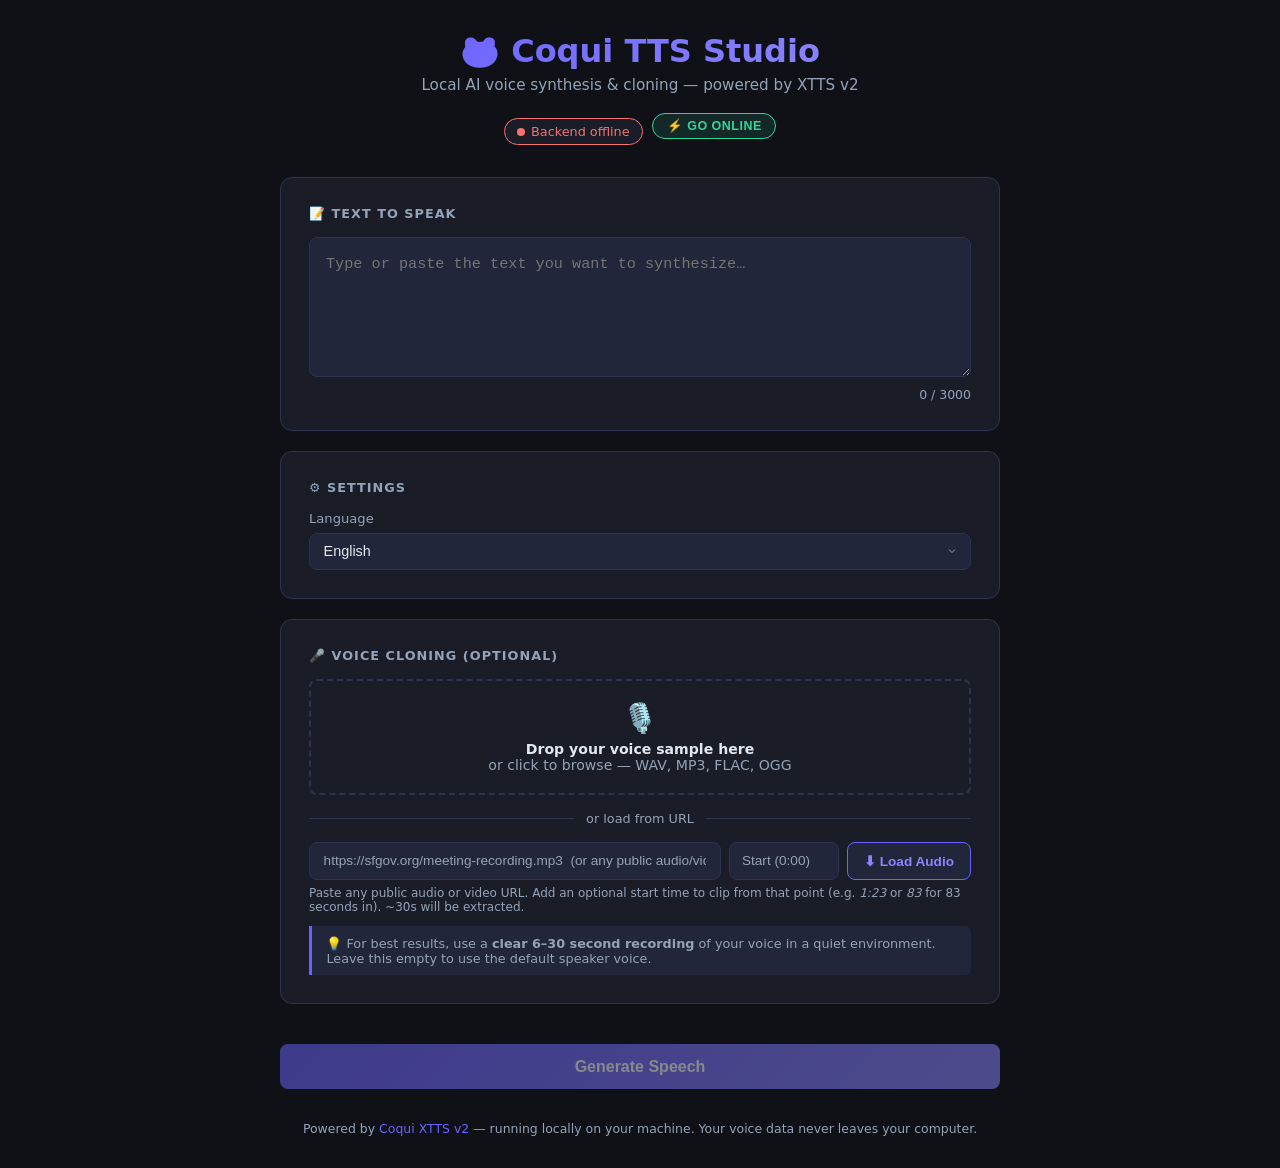
<file: coqui-ui/index.html>
<!DOCTYPE html>
<html lang="en">
<head>
  <meta charset="UTF-8" />
  <meta name="viewport" content="width=device-width, initial-scale=1.0" />
  <title>Coqui TTS Studio</title>
  <style>
    :root {
      --bg:        #0f1117;
      --surface:   #1a1d27;
      --surface2:  #22263a;
      --border:    #2e3350;
      --accent:    #6c63ff;
      --accent-h:  #8b85ff;
      --success:   #34d399;
      --error:     #f87171;
      --text:      #e2e8f0;
      --muted:     #94a3b8;
      --radius:    12px;
    }

    *, *::before, *::after { box-sizing: border-box; margin: 0; padding: 0; }

    body {
      background: var(--bg);
      color: var(--text);
      font-family: 'Segoe UI', system-ui, -apple-system, sans-serif;
      min-height: 100vh;
      display: flex;
      flex-direction: column;
      align-items: center;
      padding: 2rem 1rem;
    }

    header {
      text-align: center;
      margin-bottom: 2rem;
    }

    header h1 {
      font-size: 2rem;
      font-weight: 700;
      background: linear-gradient(135deg, var(--accent), var(--accent-h));
      -webkit-background-clip: text;
      -webkit-text-fill-color: transparent;
      background-clip: text;
    }

    header p {
      color: var(--muted);
      margin-top: 0.4rem;
      font-size: 0.95rem;
    }

    /* Status badge */
    #status-badge {
      display: inline-flex;
      align-items: center;
      gap: 0.4rem;
      font-size: 0.8rem;
      padding: 0.3rem 0.75rem;
      border-radius: 999px;
      margin-top: 0.75rem;
      border: 1px solid var(--border);
      background: var(--surface);
      color: var(--muted);
      transition: all 0.3s;
    }

    #status-badge.connected  { border-color: var(--success); color: var(--success); }
    #status-badge.error      { border-color: var(--error);   color: var(--error);   }
    #status-badge.connecting { border-color: #f59e0b; color: #f59e0b; }

    #status-dot {
      width: 8px; height: 8px;
      border-radius: 50%;
      background: currentColor;
    }

    #status-badge.connecting #status-dot {
      animation: pulse-dot 1s ease-in-out infinite;
    }

    @keyframes pulse-dot {
      0%, 100% { opacity: 1; transform: scale(1); }
      50%       { opacity: 0.4; transform: scale(0.7); }
    }

    /* Status row — badge + GO ONLINE button side by side */
    #status-row {
      display: flex;
      align-items: center;
      justify-content: center;
      gap: 0.6rem;
      margin-top: 0.75rem;
    }

    #go-online-btn {
      display: none;
      padding: 0.28rem 0.85rem;
      font-size: 0.78rem;
      font-weight: 700;
      letter-spacing: 0.04em;
      border-radius: 999px;
      border: 1px solid var(--success);
      background: rgba(52, 211, 153, 0.12);
      color: var(--success);
      cursor: pointer;
      transition: background 0.2s, transform 0.1s;
    }

    #go-online-btn:hover  { background: rgba(52, 211, 153, 0.25); }
    #go-online-btn:active { transform: scale(0.96); }

    /* Main card */
    .card {
      background: var(--surface);
      border: 1px solid var(--border);
      border-radius: var(--radius);
      padding: 1.75rem;
      width: 100%;
      max-width: 720px;
      margin-bottom: 1.25rem;
    }

    .card-title {
      font-size: 0.8rem;
      font-weight: 600;
      text-transform: uppercase;
      letter-spacing: 0.08em;
      color: var(--muted);
      margin-bottom: 1rem;
    }

    /* Text area */
    textarea {
      width: 100%;
      min-height: 140px;
      background: var(--surface2);
      border: 1px solid var(--border);
      border-radius: 8px;
      color: var(--text);
      font-size: 0.95rem;
      line-height: 1.6;
      padding: 0.85rem 1rem;
      resize: vertical;
      outline: none;
      transition: border-color 0.2s;
    }

    textarea:focus { border-color: var(--accent); }

    .char-count {
      text-align: right;
      font-size: 0.78rem;
      color: var(--muted);
      margin-top: 0.4rem;
    }

    .char-count.warn { color: var(--error); }

    /* Controls row */
    .controls-row {
      display: flex;
      gap: 1rem;
      flex-wrap: wrap;
      align-items: flex-end;
    }

    .field {
      display: flex;
      flex-direction: column;
      gap: 0.4rem;
      flex: 1;
      min-width: 160px;
    }

    label {
      font-size: 0.82rem;
      color: var(--muted);
      font-weight: 500;
    }

    select {
      background: var(--surface2);
      border: 1px solid var(--border);
      border-radius: 8px;
      color: var(--text);
      font-size: 0.9rem;
      padding: 0.6rem 0.85rem;
      outline: none;
      cursor: pointer;
      transition: border-color 0.2s;
      appearance: none;
      background-image: url("data:image/svg+xml,%3Csvg xmlns='http://www.w3.org/2000/svg' width='12' height='12' viewBox='0 0 24 24' fill='none' stroke='%2394a3b8' stroke-width='2'%3E%3Cpolyline points='6 9 12 15 18 9'/%3E%3C/svg%3E");
      background-repeat: no-repeat;
      background-position: right 0.75rem center;
      padding-right: 2rem;
    }

    select:focus { border-color: var(--accent); }

    /* Voice cloning section */
    .clone-zone {
      border: 2px dashed var(--border);
      border-radius: 8px;
      padding: 1.25rem;
      text-align: center;
      cursor: pointer;
      transition: all 0.2s;
      position: relative;
    }

    .clone-zone:hover, .clone-zone.dragover {
      border-color: var(--accent);
      background: rgba(108, 99, 255, 0.06);
    }

    .clone-zone input[type="file"] {
      position: absolute; inset: 0;
      opacity: 0; cursor: pointer; width: 100%; height: 100%;
    }

    .clone-zone-icon { font-size: 1.8rem; margin-bottom: 0.4rem; }

    .clone-zone-text {
      font-size: 0.88rem;
      color: var(--muted);
    }

    .clone-zone-text strong { color: var(--text); }

    #file-name {
      margin-top: 0.5rem;
      font-size: 0.82rem;
      color: var(--success);
      display: none;
    }

    .clear-file-btn {
      background: none;
      border: none;
      color: var(--error);
      font-size: 0.8rem;
      cursor: pointer;
      margin-left: 0.5rem;
      text-decoration: underline;
    }

    /* Generate button */
    .btn-generate {
      display: flex;
      align-items: center;
      justify-content: center;
      gap: 0.5rem;
      width: 100%;
      padding: 0.85rem;
      background: linear-gradient(135deg, var(--accent), var(--accent-h));
      border: none;
      border-radius: 8px;
      color: white;
      font-size: 1rem;
      font-weight: 600;
      cursor: pointer;
      transition: opacity 0.2s, transform 0.1s;
      margin-top: 1.25rem;
    }

    .btn-generate:hover:not(:disabled) { opacity: 0.9; }
    .btn-generate:active:not(:disabled) { transform: scale(0.98); }
    .btn-generate:disabled { opacity: 0.5; cursor: not-allowed; }

    /* Spinner */
    .spinner {
      width: 18px; height: 18px;
      border: 2px solid rgba(255,255,255,0.3);
      border-top-color: white;
      border-radius: 50%;
      animation: spin 0.7s linear infinite;
      display: none;
    }

    @keyframes spin { to { transform: rotate(360deg); } }

    /* Output section */
    #output-card { display: none; }

    .audio-player {
      width: 100%;
      border-radius: 8px;
      accent-color: var(--accent);
    }

    .output-actions {
      display: flex;
      gap: 0.75rem;
      margin-top: 1rem;
      flex-wrap: wrap;
    }

    .btn-secondary {
      display: flex;
      align-items: center;
      gap: 0.4rem;
      padding: 0.6rem 1.1rem;
      background: var(--surface2);
      border: 1px solid var(--border);
      border-radius: 8px;
      color: var(--text);
      font-size: 0.88rem;
      cursor: pointer;
      transition: border-color 0.2s, background 0.2s;
      text-decoration: none;
    }

    .btn-secondary:hover { border-color: var(--accent); background: rgba(108,99,255,0.08); }

    /* Progress bar */
    #progress-wrap {
      display: none;
      margin-top: 1.25rem;
    }

    .progress-header {
      display: flex;
      justify-content: space-between;
      align-items: center;
      margin-bottom: 0.5rem;
    }

    .progress-label {
      font-size: 0.82rem;
      color: var(--muted);
    }

    .progress-pct {
      font-size: 0.82rem;
      font-weight: 600;
      color: var(--accent-h);
    }

    .progress-track {
      width: 100%;
      height: 8px;
      background: var(--surface2);
      border-radius: 999px;
      overflow: hidden;
      border: 1px solid var(--border);
    }

    .progress-fill {
      height: 100%;
      width: 0%;
      background: linear-gradient(90deg, var(--accent), var(--accent-h));
      border-radius: 999px;
      transition: width 0.4s ease;
      position: relative;
    }

    /* shimmer effect */
    .progress-fill::after {
      content: '';
      position: absolute;
      inset: 0;
      background: linear-gradient(90deg, transparent 0%, rgba(255,255,255,0.25) 50%, transparent 100%);
      animation: shimmer 1.4s infinite;
    }

    @keyframes shimmer {
      0%   { transform: translateX(-100%); }
      100% { transform: translateX(200%); }
    }

    .progress-eta {
      font-size: 0.75rem;
      color: var(--muted);
      margin-top: 0.35rem;
      text-align: right;
    }

    /* Error message */
    #error-msg {
      display: none;
      background: rgba(248, 113, 113, 0.1);
      border: 1px solid var(--error);
      border-radius: 8px;
      padding: 0.75rem 1rem;
      font-size: 0.88rem;
      color: var(--error);
      margin-top: 0.75rem;
    }

    /* URL loader */
    .url-divider {
      display: flex;
      align-items: center;
      gap: 0.75rem;
      margin: 1rem 0;
      color: var(--muted);
      font-size: 0.8rem;
    }
    .url-divider::before, .url-divider::after {
      content: '';
      flex: 1;
      height: 1px;
      background: var(--border);
    }

    .url-row {
      display: flex;
      gap: 0.5rem;
      flex-wrap: wrap;
    }

    .url-input {
      flex: 1;
      min-width: 0;
      background: var(--surface2);
      border: 1px solid var(--border);
      border-radius: 8px;
      color: var(--text);
      font-size: 0.85rem;
      padding: 0.6rem 0.85rem;
      outline: none;
      transition: border-color 0.2s;
    }
    .url-input:focus { border-color: var(--accent); }
    .url-input::placeholder { color: var(--muted); }

    .time-input {
      width: 110px;
      background: var(--surface2);
      border: 1px solid var(--border);
      border-radius: 8px;
      color: var(--text);
      font-size: 0.85rem;
      padding: 0.6rem 0.75rem;
      outline: none;
      transition: border-color 0.2s;
    }
    .time-input:focus { border-color: var(--accent); }
    .time-input::placeholder { color: var(--muted); }

    .btn-load-url {
      padding: 0.6rem 1rem;
      background: var(--surface2);
      border: 1px solid var(--accent);
      border-radius: 8px;
      color: var(--accent-h);
      font-size: 0.85rem;
      font-weight: 600;
      cursor: pointer;
      white-space: nowrap;
      transition: background 0.2s;
    }
    .btn-load-url:hover { background: rgba(108,99,255,0.12); }
    .btn-load-url:disabled { opacity: 0.5; cursor: not-allowed; }

    .url-hint {
      font-size: 0.75rem;
      color: var(--muted);
      margin-top: 0.4rem;
    }

    #url-status {
      font-size: 0.82rem;
      margin-top: 0.5rem;
      display: none;
    }
    #url-status.ok  { color: var(--success); }
    #url-status.err { color: var(--error); }

    /* Tip box */
    .tip {
      font-size: 0.8rem;
      color: var(--muted);
      background: var(--surface2);
      border-left: 3px solid var(--accent);
      border-radius: 0 6px 6px 0;
      padding: 0.6rem 0.9rem;
      margin-top: 0.75rem;
    }

    footer {
      margin-top: 2rem;
      font-size: 0.78rem;
      color: var(--muted);
      text-align: center;
    }

    footer a { color: var(--accent); text-decoration: none; }
    footer a:hover { text-decoration: underline; }

    @media (max-width: 500px) {
      .controls-row { flex-direction: column; }
    }
  </style>
</head>
<body>

  <header>
    <h1>🐸 Coqui TTS Studio</h1>
    <p>Local AI voice synthesis &amp; cloning — powered by XTTS v2</p>
    <div id="status-row">
      <div id="status-badge">
        <span id="status-dot"></span>
        <span id="status-text">Checking backend…</span>
      </div>
      <button id="go-online-btn">⚡ GO ONLINE</button>
    </div>
  </header>

  <!-- Text Input -->
  <div class="card">
    <div class="card-title">📝 Text to Speak</div>
    <textarea id="text-input" placeholder="Type or paste the text you want to synthesize…" maxlength="3000"></textarea>
    <div class="char-count"><span id="char-count">0</span> / 3000</div>
  </div>

  <!-- Settings -->
  <div class="card">
    <div class="card-title">⚙️ Settings</div>
    <div class="controls-row">
      <div class="field">
        <label for="lang-select">Language</label>
        <select id="lang-select">
          <option value="en">English</option>
        </select>
      </div>
    </div>
  </div>

  <!-- Voice Cloning -->
  <div class="card">
    <div class="card-title">🎤 Voice Cloning (optional)</div>
    <div class="clone-zone" id="clone-zone">
      <input type="file" id="speaker-file" accept=".wav,.mp3,.flac,.ogg" />
      <div class="clone-zone-icon">🎙️</div>
      <div class="clone-zone-text">
        <strong>Drop your voice sample here</strong><br/>
        or click to browse — WAV, MP3, FLAC, OGG
      </div>
      <div id="file-name"></div>
    </div>
    <div class="url-divider">or load from URL</div>

    <div class="url-row">
      <input class="url-input" id="url-input" type="url"
        placeholder="https://sfgov.org/meeting-recording.mp3  (or any public audio/video URL)" />
      <input class="time-input" id="time-input" type="text"
        placeholder="Start (0:00)" title="Start time — e.g. 1:23 or 83 (seconds)" />
      <button class="btn-load-url" id="load-url-btn">⬇ Load Audio</button>
    </div>
    <div class="url-hint">
      Paste any public audio or video URL. Add an optional start time to clip from that point (e.g. <em>1:23</em> or <em>83</em> for 83 seconds in). ~30s will be extracted.
    </div>
    <div id="url-status"></div>

    <div class="tip">
      💡 For best results, use a <strong>clear 6–30 second recording</strong> of your voice in a quiet environment.
      Leave this empty to use the default speaker voice.
    </div>
  </div>

  <!-- Generate Button + Progress + Error -->
  <div style="width:100%;max-width:720px;">
    <button class="btn-generate" id="generate-btn" disabled>
      <span class="spinner" id="spinner"></span>
      <span id="btn-label">Generate Speech</span>
    </button>

    <div id="progress-wrap">
      <div class="progress-header">
        <span class="progress-label" id="progress-label">Generating speech…</span>
        <span class="progress-pct" id="progress-pct">0%</span>
      </div>
      <div class="progress-track">
        <div class="progress-fill" id="progress-fill"></div>
      </div>
      <div class="progress-eta" id="progress-eta"></div>
    </div>

    <div id="error-msg"></div>
  </div>

  <!-- Output -->
  <div class="card" id="output-card">
    <div class="card-title">🔊 Output</div>
    <audio id="audio-player" class="audio-player" controls></audio>
    <div class="output-actions">
      <a id="download-btn" class="btn-secondary" download="coqui_output.wav">
        ⬇️ Download WAV
      </a>
      <button class="btn-secondary" id="copy-text-btn">📋 Copy text</button>
    </div>
  </div>

  <footer>
    Powered by <a href="https://github.com/coqui-ai/TTS" target="_blank">Coqui XTTS v2</a> &mdash;
    running locally on your machine. Your voice data never leaves your computer.
  </footer>

  <script>
    const API = "http://127.0.0.1:5000";

    // ── DOM refs ──────────────────────────────────────────────
    const statusBadge  = document.getElementById("status-badge");
    const statusText   = document.getElementById("status-text");
    const goOnlineBtn  = document.getElementById("go-online-btn");
    const textInput    = document.getElementById("text-input");
    const charCount    = document.getElementById("char-count");
    const langSelect   = document.getElementById("lang-select");
    const speakerFile  = document.getElementById("speaker-file");
    const cloneZone    = document.getElementById("clone-zone");
    const fileNameEl   = document.getElementById("file-name");
    const generateBtn  = document.getElementById("generate-btn");
    const btnLabel     = document.getElementById("btn-label");
    const spinner      = document.getElementById("spinner");
    const errorMsg     = document.getElementById("error-msg");
    const outputCard   = document.getElementById("output-card");
    const audioPlayer  = document.getElementById("audio-player");
    const downloadBtn  = document.getElementById("download-btn");
    const copyTextBtn  = document.getElementById("copy-text-btn");

    // ── Progress bar refs ─────────────────────────────────────
    const progressWrap  = document.getElementById("progress-wrap");
    const progressFill  = document.getElementById("progress-fill");
    const progressPct   = document.getElementById("progress-pct");
    const progressLabel = document.getElementById("progress-label");
    const progressEta   = document.getElementById("progress-eta");

    let progressInterval = null;

    function startProgress(charCount) {
      // Estimate seconds: ~8s per 100 chars on MPS, ~25s on CPU (we assume MPS)
      const estimatedSecs = Math.max(10, Math.round(charCount / 100 * 8));
      const startTime = Date.now();
      let pct = 0;

      progressWrap.style.display = "block";
      progressFill.style.width = "0%";
      progressPct.textContent = "0%";
      progressLabel.textContent = "Generating speech…";
      progressEta.textContent = `Estimated time: ~${estimatedSecs}s`;

      progressInterval = setInterval(() => {
        const elapsed = (Date.now() - startTime) / 1000;
        // Ease toward 90% asymptotically based on estimated time
        pct = Math.min(90, Math.round((elapsed / estimatedSecs) * 100));
        progressFill.style.width = pct + "%";
        progressPct.textContent = pct + "%";
        const remaining = Math.max(0, Math.round(estimatedSecs - elapsed));
        progressEta.textContent = remaining > 0 ? `~${remaining}s remaining` : "Almost done…";
      }, 300);
    }

    function completeProgress() {
      clearInterval(progressInterval);
      progressFill.style.width = "100%";
      progressPct.textContent = "100%";
      progressLabel.textContent = "✅ Audio ready!";
      progressEta.textContent = "";
      setTimeout(() => { progressWrap.style.display = "none"; }, 2000);
    }

    function resetProgress() {
      clearInterval(progressInterval);
      progressWrap.style.display = "none";
      progressFill.style.width = "0%";
    }

    // ── Backend status check ──────────────────────────────────
    let _pollInterval = null;

    async function checkBackend() {
      try {
        const res = await fetch(`${API}/api/status`, { signal: AbortSignal.timeout(3000) });
        if (res.ok) {
          stopPolling();
          setStatus("connected", "Backend online");
          goOnlineBtn.style.display = "none";
          generateBtn.disabled = textInput.value.trim().length === 0;
          loadLanguages();
        } else {
          throw new Error();
        }
      } catch {
        if (statusBadge.className !== "connecting") {
          setStatus("error", "Backend offline");
          goOnlineBtn.style.display = "inline-flex";
        }
      }
    }

    function startPolling(intervalMs) {
      stopPolling();
      checkBackend();
      _pollInterval = setInterval(checkBackend, intervalMs);
    }

    function stopPolling() {
      if (_pollInterval) { clearInterval(_pollInterval); _pollInterval = null; }
    }

    function setStatus(cls, msg) {
      statusBadge.className = cls;
      statusText.textContent = msg;
    }

    goOnlineBtn.addEventListener("click", () => {
      setStatus("connecting", "Connecting…");
      goOnlineBtn.style.display = "none";
      // Poll aggressively every 800ms until the backend responds
      startPolling(800);
    });

    // ── Load languages ────────────────────────────────────────
    async function loadLanguages() {
      try {
        const res = await fetch(`${API}/api/languages`);
        const langs = await res.json();
        langSelect.innerHTML = langs
          .map(l => `<option value="${l.code}">${l.name}</option>`)
          .join("");
      } catch (e) {
        console.warn("Could not load languages", e);
      }
    }

    // ── Text input ────────────────────────────────────────────
    textInput.addEventListener("input", () => {
      const len = textInput.value.length;
      charCount.textContent = len;
      charCount.parentElement.classList.toggle("warn", len > 2700);
      generateBtn.disabled = len === 0 || statusBadge.className !== "connected";
    });

    // ── Drag & drop ───────────────────────────────────────────
    cloneZone.addEventListener("dragover", e => { e.preventDefault(); cloneZone.classList.add("dragover"); });
    cloneZone.addEventListener("dragleave", () => cloneZone.classList.remove("dragover"));
    cloneZone.addEventListener("drop", e => {
      e.preventDefault();
      cloneZone.classList.remove("dragover");
      const file = e.dataTransfer.files[0];
      if (file) setFile(file);
    });

    speakerFile.addEventListener("change", () => {
      if (speakerFile.files[0]) setFile(speakerFile.files[0]);
    });

    function setFile(file) {
      fileNameEl.style.display = "block";
      fileNameEl.innerHTML = `✅ ${file.name} <button class="clear-file-btn" onclick="clearFile()">remove</button>`;
    }

    function clearFile() {
      speakerFile.value = "";
      fileNameEl.style.display = "none";
      fileNameEl.innerHTML = "";
    }

    // ── Generate ──────────────────────────────────────────────
    generateBtn.addEventListener("click", async () => {
      const text = textInput.value.trim();
      if (!text) return;

      // Loading state
      generateBtn.disabled = true;
      spinner.style.display = "block";
      btnLabel.textContent = "Generating…";
      errorMsg.style.display = "none";
      outputCard.style.display = "none";
      startProgress(text.length);

      try {
        const form = new FormData();
        form.append("text", text);
        form.append("language", langSelect.value);
        if (speakerFile.files[0]) form.append("speaker_wav", speakerFile.files[0]);

        const res = await fetch(`${API}/api/synthesize`, { method: "POST", body: form });

        if (!res.ok) {
          let msg = `Server error ${res.status}`;
          try {
            const err = await res.json();
            msg = err.error || msg;
          } catch (_) {
            try { msg = await res.text() || msg; } catch (_) {}
          }
          throw new Error(msg);
        }

        // Grab filename from response header (requires CORS expose_headers on backend)
        let filename = "coqui_output.wav";
        try { filename = res.headers.get("X-Output-Filename") || filename; } catch(_) {}

        const blob = await res.blob();
        const url  = URL.createObjectURL(blob);

        audioPlayer.src = url;
        audioPlayer.load();
        audioPlayer.play();

        downloadBtn.href = url;
        downloadBtn.download = filename;
        completeProgress();
        outputCard.style.display = "block";
        outputCard.scrollIntoView({ behavior: "smooth", block: "nearest" });

      } catch (err) {
        resetProgress();
        showError(err.message);
      } finally {
        generateBtn.disabled = false;
        spinner.style.display = "none";
        btnLabel.textContent = "Generate Speech";
      }
    });


    // ── URL Audio Loader ──────────────────────────────────────
    const urlInput    = document.getElementById("url-input");
    const timeInput   = document.getElementById("time-input");
    const loadUrlBtn  = document.getElementById("load-url-btn");
    const urlStatus   = document.getElementById("url-status");

    function parseStartTime(val) {
      // Accept "1:23", "83", "1h23m45s", or empty
      val = val.trim();
      if (!val) return 0;
      // mm:ss or hh:mm:ss
      if (val.includes(":")) {
        const parts = val.split(":").map(Number);
        if (parts.length === 2) return parts[0] * 60 + parts[1];
        if (parts.length === 3) return parts[0] * 3600 + parts[1] * 60 + parts[2];
      }
      // plain seconds
      const n = parseFloat(val);
      return isNaN(n) ? 0 : n;
    }

    loadUrlBtn.addEventListener("click", async () => {
      const url = urlInput.value.trim();
      if (!url) return;

      loadUrlBtn.disabled = true;
      loadUrlBtn.textContent = "⏳ Fetching…";
      urlStatus.style.display = "none";
      urlStatus.className = "";

      try {
        const startTime = parseStartTime(timeInput.value);
        const res = await fetch(`${API}/api/fetch-audio`, {
          method: "POST",
          headers: { "Content-Type": "application/json" },
          body: JSON.stringify({ url, start_time: startTime })
        });

        if (!res.ok) {
          let msg = `Error ${res.status}`;
          try { msg = (await res.json()).error || msg; } catch(_) {}
          throw new Error(msg);
        }

        // Convert response to a File object and set as the speaker input
        const blob = await res.blob();
        const fname = `url_clip_${Date.now()}.wav`;
        const file  = new File([blob], fname, { type: "audio/wav" });

        // Inject into the file input and show as selected
        const dt = new DataTransfer();
        dt.items.add(file);
        speakerFile.files = dt.files;
        setFile(file);

        urlStatus.style.display = "block";
        urlStatus.className = "ok";
        urlStatus.textContent = `✅ Audio loaded — ${startTime > 0 ? `clipped from ${timeInput.value}` : "full clip trimmed to 30s"}`;

      } catch (err) {
        urlStatus.style.display = "block";
        urlStatus.className = "err";
        urlStatus.textContent = `⚠️ ${err.message}`;
      } finally {
        loadUrlBtn.disabled = false;
        loadUrlBtn.textContent = "⬇ Load Audio";
      }
    });

    // ── Copy text ─────────────────────────────────────────────
    copyTextBtn.addEventListener("click", () => {
      navigator.clipboard.writeText(textInput.value).then(() => {
        copyTextBtn.textContent = "✅ Copied!";
        setTimeout(() => copyTextBtn.textContent = "📋 Copy text", 2000);
      });
    });

    // ── Helpers ───────────────────────────────────────────────
    function showError(msg) {
      errorMsg.textContent = "⚠️ " + msg;
      errorMsg.style.display = "block";
    }

    // ── Init ──────────────────────────────────────────────────
    startPolling(4000);
  </script>
</body>
</html>
</file>
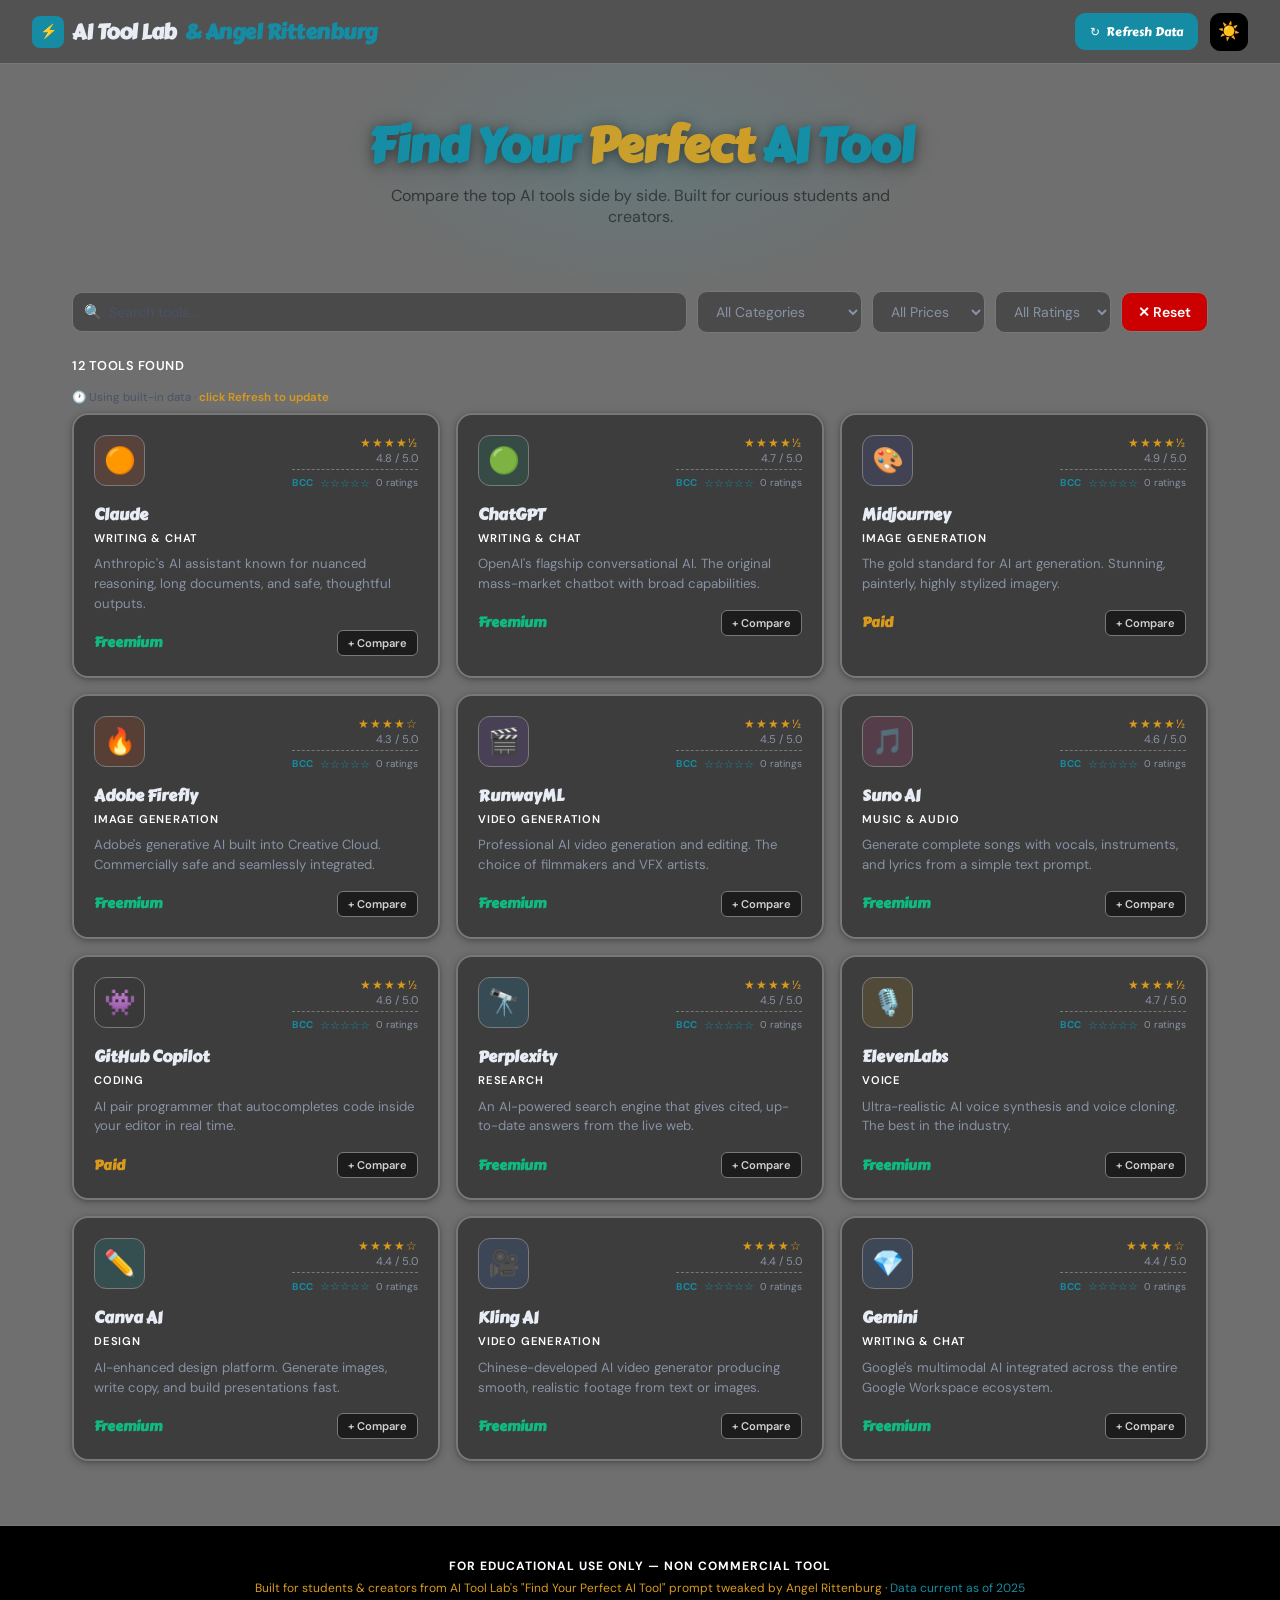
<file: ai-tool-comparator-API-version.html>
<!DOCTYPE html>
<html lang="en" data-theme="dark">
<head>
<meta charset="UTF-8">
<meta name="viewport" content="width=device-width, initial-scale=1.0">
<title>AI Tool Lab — Compare the Best AI Tools</title>
<link href="https://fonts.googleapis.com/css2?family=Carter+One&family=DM+Sans:ital,wght@0,300;0,400;0,500;1,300&display=swap" rel="stylesheet">
<style>
  :root[data-theme="dark"] {
    --bg: #6f6f6f;
    --bg2: #525252;
    --bg3: #4a4a4a;
    --card: #3d3d3d;
    --card-hover: #454545;
    --border: #787878;
    --accent: #158ca3;
    --accent2: #7c3aed;
    --accent3: #d99a1c;
    --text: #e8ecf4;
    --text2: #8892a4;
    --text3: #4a5268;
    --pro: #10b981;
    --con: #f43f5e;
    --shadow: 0 4px 24px rgba(0,0,0,0.5);
    --glow: 0 0 30px rgba(21,140,163,0.2);
  }
  :root[data-theme="light"] {
    --bg: #fcf4eb;
    --bg2: #f0e8d8;
    --bg3: #e8dcc8;
    --card: #ffffff;
    --card-hover: #f5f7ff;
    --border: #d0d5e8;
    --accent: #0066cc;
    --accent2: #7c3aed;
    --accent3: #d99a1c;
    --text: #1a1d2e;
    --text2: #4a5268;
    --text3: #8892a4;
    --pro: #059669;
    --con: #e11d48;
    --shadow: 0 4px 24px rgba(0,0,0,0.08);
    --glow: 0 0 30px rgba(0,102,204,0.08);
  }

  * { box-sizing: border-box; margin: 0; padding: 0; }

  body {
    background: var(--bg);
    color: var(--text);
    font-family: 'DM Sans', sans-serif;
    font-size: 110%;
    min-height: 100vh;
    transition: background 0.3s, color 0.3s;
  }

  /* ── HEADER ── */
  header {
    background: var(--bg2);
    border-bottom: 1px solid var(--border);
    padding: 0 2rem;
    position: sticky;
    top: 0;
    z-index: 100;
    display: flex;
    align-items: center;
    justify-content: space-between;
    height: 64px;
  }
  .logo {
    font-family: 'Carter One', cursive;
    font-weight: 800;
    font-size: 1.3rem;
    letter-spacing: -0.5px;
    display: flex;
    align-items: center;
    gap: 8px;
  }
  .logo-icon {
    width: 32px; height: 32px;
    background: var(--accent);
    border-radius: 8px;
    display: flex; align-items: center; justify-content: center;
    font-size: 14px;
  }
  .logo span { color: var(--accent); }

  .header-right { display: flex; align-items: center; gap: 12px; }
  .compare-badge {
    background: var(--accent2);
    color: white;
    font-size: 0.7rem;
    font-weight: 600;
    padding: 4px 10px;
    border-radius: 100px;
    letter-spacing: 0.5px;
    cursor: pointer;
    transition: opacity 0.2s;
    display: none;
  }
  .compare-badge.visible { display: block; }
  .compare-badge:hover { opacity: 0.85; }

  .theme-toggle {
    background: var(--bg3);
    border: 1px solid var(--border);
    color: var(--text2);
    width: 38px; height: 38px;
    border-radius: 10px;
    cursor: pointer;
    font-size: 1.1rem;
    display: flex; align-items: center; justify-content: center;
    transition: all 0.2s;
  }
  [data-theme="dark"]  .theme-toggle { background: #000000; border-color: #000000; }
  [data-theme="light"] .theme-toggle { background: #509cfa; border-color: #509cfa; }
  .theme-toggle:hover { opacity: 0.85; }

  /* ── HERO ── */
  .hero {
    text-align: center;
    padding: 3.5rem 2rem 2rem;
    position: relative;
    overflow: hidden;
  }
  .hero::before {
    content: '';
    position: absolute;
    top: -60px; left: 50%;
    transform: translateX(-50%);
    width: 600px; height: 300px;
    background: radial-gradient(ellipse, rgba(0,229,255,0.08) 0%, transparent 70%);
    pointer-events: none;
  }
  .hero h1 {
    font-family: 'Carter One', cursive;
    font-weight: 800;
    font-size: clamp(1.8rem, 4vw, 3rem);
    line-height: 1.1;
    letter-spacing: -1px;
    margin-bottom: 0.75rem;
    color: #158ca3;
  }
  [data-theme="dark"] .hero h1 {
    text-shadow: 0 2px 12px rgba(0,0,0,0.4), 0 4px 24px rgba(0,0,0,0.2);
  }
  .hero h1 em {
    font-style: normal;
    color: #d99a1c;
  }
  .hero p {
    color: #333333;
    font-size: 1rem;
    max-width: 500px;
    margin: 0 auto 2rem;
    font-weight: 400;
  }

  /* ── FILTERS ── */
  .controls {
    max-width: 1200px;
    margin: 0 auto;
    padding: 0 2rem 1.5rem;
    display: flex;
    flex-wrap: wrap;
    gap: 10px;
    align-items: center;
  }
  .search-wrap {
    flex: 1;
    min-width: 220px;
    position: relative;
  }
  .search-icon {
    position: absolute;
    left: 12px; top: 50%;
    transform: translateY(-50%);
    color: var(--text3);
    font-size: 0.9rem;
    pointer-events: none;
  }
  .search-wrap input {
    width: 100%;
    background: var(--bg3);
    border: 1px solid var(--border);
    color: var(--text2);
    padding: 10px 12px 10px 36px;
    border-radius: 10px;
    font-family: 'DM Sans', sans-serif;
    font-size: 0.875rem;
    outline: none;
    transition: border-color 0.2s;
  }
  .search-wrap input:focus { border-color: var(--accent); }
  .search-wrap input::placeholder { color: var(--text3); }

  select, .filter-btn {
    background: var(--bg3);
    border: 1px solid var(--border);
    color: var(--text2);
    padding: 10px 14px;
    border-radius: 10px;
    font-family: 'DM Sans', sans-serif;
    font-size: 0.875rem;
    cursor: pointer;
    outline: none;
    transition: all 0.2s;
  }
  select:hover, .filter-btn:hover { border-color: var(--accent); color: var(--accent); }

  .reset-btn {
    background: #cc0000;
    border: 1px solid #7a7a7a;
    color: #ffffff;
    padding: 10px 16px;
    border-radius: 10px;
    font-family: 'DM Sans', sans-serif;
    font-size: 0.875rem;
    font-weight: 600;
    cursor: pointer;
    transition: all 0.2s;
  }
  .reset-btn:hover { background: #2e7d32; border-color: #7a7a7a; color: #ffffff; }

  /* ── RESULTS COUNT ── */
  .results-info {
    max-width: 1200px;
    margin: 0 auto;
    padding: 0 2rem 1rem;
    color: #ffffff;
    font-size: 0.8rem;
    font-weight: 600;
    letter-spacing: 0.5px;
    text-transform: uppercase;
  }

  /* ── GRID ── */
  .grid {
    max-width: 1200px;
    margin: 0 auto;
    padding: 0 2rem 4rem;
    display: grid;
    grid-template-columns: repeat(auto-fill, minmax(280px, 1fr));
    gap: 16px;
  }

  /* ── CARD ── */
  .card {
    background: var(--card);
    border: 2px solid var(--border);
    border-radius: 16px;
    padding: 1.25rem;
    cursor: pointer;
    transition: all 0.25s;
    position: relative;
    overflow: hidden;
    animation: fadeIn 0.4s ease both;
    box-shadow: 0 2px 8px rgba(0,0,0,0.25), 0 1px 3px rgba(0,0,0,0.15);
  }

  /* Keep card content above starfield */
  .card > * { position: relative; z-index: 2; }

  /* Small stars layer */
  .card::before {
    content: '';
    position: absolute;
    top: 0; left: 0;
    width: 1px; height: 1px;
    border-radius: 50%;
    background: transparent;
    pointer-events: none;
    opacity: 0;
    z-index: 1;
    transition: opacity 0.6s ease;
    box-shadow:
      12px 8px 0 0 rgba(255,255,255,0.85),
      45px 35px 0 0 rgba(255,255,255,0.7),
      98px 12px 0 0 rgba(255,255,255,0.9),
      167px 58px 0 0 rgba(255,255,255,0.6),
      230px 28px 0 0 rgba(255,255,255,0.8),
      260px 72px 0 0 rgba(255,255,255,0.75),
      28px 95px 0 0 rgba(255,255,255,0.65),
      75px 118px 0 0 rgba(255,255,255,0.9),
      142px 82px 0 0 rgba(255,255,255,0.7),
      198px 145px 0 0 rgba(255,255,255,0.85),
      55px 168px 0 0 rgba(255,255,255,0.6),
      118px 188px 0 0 rgba(255,255,255,0.8),
      178px 135px 0 0 rgba(255,255,255,0.7),
      252px 198px 0 0 rgba(255,255,255,0.65),
      22px 215px 0 0 rgba(255,255,255,0.9),
      88px 235px 0 0 rgba(255,255,255,0.75),
      155px 208px 0 0 rgba(255,255,255,0.8),
      218px 248px 0 0 rgba(255,255,255,0.6),
      270px 222px 0 0 rgba(255,255,255,0.85),
      38px 242px 0 0 rgba(255,255,255,0.7),
      /* duplicate set offset by 250px for seamless loop */
      12px 258px 0 0 rgba(255,255,255,0.85),
      45px 285px 0 0 rgba(255,255,255,0.7),
      98px 262px 0 0 rgba(255,255,255,0.9),
      167px 308px 0 0 rgba(255,255,255,0.6),
      230px 278px 0 0 rgba(255,255,255,0.8),
      260px 322px 0 0 rgba(255,255,255,0.75),
      28px 345px 0 0 rgba(255,255,255,0.65),
      75px 368px 0 0 rgba(255,255,255,0.9),
      142px 332px 0 0 rgba(255,255,255,0.7),
      198px 395px 0 0 rgba(255,255,255,0.85),
      55px 418px 0 0 rgba(255,255,255,0.6),
      118px 438px 0 0 rgba(255,255,255,0.8),
      178px 385px 0 0 rgba(255,255,255,0.7),
      252px 448px 0 0 rgba(255,255,255,0.65),
      22px 465px 0 0 rgba(255,255,255,0.9),
      88px 485px 0 0 rgba(255,255,255,0.75),
      155px 458px 0 0 rgba(255,255,255,0.8),
      218px 498px 0 0 rgba(255,255,255,0.6),
      270px 472px 0 0 rgba(255,255,255,0.85),
      38px 492px 0 0 rgba(255,255,255,0.7);
  }

  /* Larger glowing stars layer */
  .card::after {
    content: '';
    position: absolute;
    top: 0; left: 0;
    width: 2px; height: 2px;
    border-radius: 50%;
    background: transparent;
    pointer-events: none;
    opacity: 0;
    z-index: 1;
    transition: opacity 0.6s ease;
    box-shadow:
      33px 45px 1px 1px rgba(180,220,255,0.95),
      120px 22px 1px 1px rgba(180,220,255,0.9),
      205px 68px 1px 1px rgba(255,255,255,1),
      65px 155px 1px 1px rgba(180,220,255,0.85),
      245px 112px 1px 1px rgba(255,255,255,0.95),
      90px 198px 1px 1px rgba(180,220,255,0.9),
      175px 175px 1px 1px rgba(255,255,255,1),
      15px 235px 1px 1px rgba(180,220,255,0.8),
      140px 242px 1px 1px rgba(255,255,255,0.95),
      260px 225px 1px 1px rgba(180,220,255,0.9),
      /* duplicate set */
      33px 295px 1px 1px rgba(180,220,255,0.95),
      120px 272px 1px 1px rgba(180,220,255,0.9),
      205px 318px 1px 1px rgba(255,255,255,1),
      65px 405px 1px 1px rgba(180,220,255,0.85),
      245px 362px 1px 1px rgba(255,255,255,0.95),
      90px 448px 1px 1px rgba(180,220,255,0.9),
      175px 425px 1px 1px rgba(255,255,255,1),
      15px 485px 1px 1px rgba(180,220,255,0.8),
      140px 492px 1px 1px rgba(255,255,255,0.95),
      260px 475px 1px 1px rgba(180,220,255,0.9);
  }

  .card:hover::before {
    opacity: 1;
    animation: starDriftA 7s linear infinite;
  }
  .card:hover::after {
    opacity: 1;
    animation: starDriftB 11s linear infinite;
  }

  @keyframes starDriftA {
    from { transform: translateY(0); }
    to   { transform: translateY(-250px); }
  }
  @keyframes starDriftB {
    from { transform: translateY(-250px); }
    to   { transform: translateY(0); }
  }
  .card:hover {
    background: #1b1c1c;
    border-color: var(--accent);
    transform: translateY(-2px);
    box-shadow: var(--glow);
  }
  .card.selected {
    border-color: var(--accent2);
    box-shadow: 0 0 0 2px var(--accent2);
  }
  .card.hidden { display: none; }
  @keyframes fadeIn {
    from { opacity: 0; transform: translateY(10px); }
    to   { opacity: 1; transform: translateY(0); }
  }

  .card-header {
    display: flex;
    align-items: flex-start;
    justify-content: space-between;
    margin-bottom: 0.75rem;
  }
  .card-icon {
    width: 51px; height: 51px;
    border-radius: 12px;
    display: flex; align-items: center; justify-content: center;
    font-size: 1.5rem;
    flex-shrink: 0;
    border: 1px solid #7a7a7a;
  }
  .card-meta { text-align: right; white-space: nowrap; }
  .stars { color: var(--accent3); font-size: 0.75rem; letter-spacing: 1px; }
  .rating-num {
    font-size: 0.7rem;
    color: var(--text2);
    display: block;
  }

  .card-name {
    font-family: 'Carter One', cursive;
    font-weight: 700;
    font-size: 1rem;
    margin-bottom: 4px;
  }
  .card-category {
    font-size: 0.7rem;
    color: #ffffff;
    font-weight: 600;
    text-transform: uppercase;
    letter-spacing: 0.8px;
    margin-bottom: 0.6rem;
  }
  .card-desc {
    font-size: 0.825rem;
    color: var(--text2);
    line-height: 1.5;
    margin-bottom: 1rem;
  }

  .card-footer {
    display: flex;
    align-items: center;
    justify-content: space-between;
  }
  .price-tag {
    font-family: 'Carter One', cursive;
    font-weight: 700;
    font-size: 0.85rem;
    color: var(--pro);
  }
  .price-tag.paid { color: var(--accent3); }
  .price-tag.enterprise { color: var(--text2); }

  .select-compare {
    font-size: 0.7rem;
    padding: 5px 10px;
    border-radius: 6px;
    border: 1px solid var(--border);
    background: #d99a1c;
    color: #d1d1d1;
    font-weight: 600;
    cursor: pointer;
    transition: all 0.2s;
    font-family: 'DM Sans', sans-serif;
  }
  [data-theme="dark"] .select-compare {
    background: #1c1c1c;
    color: #d1d1d1;
  }
  .select-compare:hover { border-color: var(--accent2); color: #d1d1d1; }
  [data-theme="dark"] .select-compare:hover { background: #2e7d32; border-color: #2e7d32; color: #ffffff; }
  .card.selected .select-compare {
    background: var(--accent2);
    border-color: var(--accent2);
    color: white;
  }

  /* ── MODAL ── */
  .overlay {
    position: fixed; inset: 0;
    background: rgba(0,0,0,0.7);
    backdrop-filter: blur(6px);
    z-index: 200;
    display: none;
    align-items: center;
    justify-content: center;
    padding: 1.5rem;
  }
  .overlay.open { display: flex; }

  .modal {
    background: var(--bg2);
    border: 1px solid var(--border);
    border-radius: 20px;
    max-width: 600px;
    width: 100%;
    max-height: 85vh;
    overflow-y: auto;
    padding: 2rem;
    position: relative;
    animation: modalIn 0.3s cubic-bezier(0.34,1.56,0.64,1);
  }
  @keyframes modalIn {
    from { transform: scale(0.9); opacity: 0; }
    to   { transform: scale(1); opacity: 1; }
  }
  .modal-close {
    position: absolute;
    top: 1rem; right: 1rem;
    background: var(--bg3);
    border: 1px solid var(--border);
    color: var(--text2);
    width: 32px; height: 32px;
    border-radius: 8px;
    cursor: pointer;
    font-size: 1rem;
    display: flex; align-items: center; justify-content: center;
    transition: all 0.2s;
  }
  .modal-close:hover { background: var(--con); color: white; border-color: var(--con); }

  .modal-header { display: flex; align-items: center; gap: 14px; margin-bottom: 1.5rem; }
  .modal-icon {
    width: 64px; height: 64px;
    border-radius: 14px;
    display: flex; align-items: center; justify-content: center;
    font-size: 2.1rem;
    border: 1px solid #7a7a7a;
  }
  .modal-title { font-family: 'Carter One', cursive; font-weight: 800; font-size: 1.4rem; }
  .modal-cat { color: var(--text3); font-size: 0.75rem; text-transform: uppercase; letter-spacing: 1px; margin-top: 2px; }
  .modal-stars { color: var(--accent3); font-size: 1rem; margin-top: 4px; }

  .modal-desc { color: var(--text2); font-size: 0.9rem; line-height: 1.7; margin-bottom: 1.5rem; font-weight: 600; }

  .modal-price-row {
    display: flex;
    align-items: center;
    gap: 8px;
    margin-bottom: 1.5rem;
    padding: 0.75rem 1rem;
    background: var(--bg3);
    border-radius: 10px;
    border: 1px solid var(--border);
  }
  .modal-price-label { color: var(--text3); font-size: 0.8rem; }
  .modal-price-val { font-family: 'Carter One', cursive; font-weight: 700; color: var(--pro); font-size: 0.95rem; }
  .modal-price-val.paid { color: var(--accent3); }

  .pcons-grid { display: grid; grid-template-columns: 1fr 1fr; gap: 1rem; margin-bottom: 1.5rem; }
  .pcons-col h4 {
    font-family: 'Carter One', cursive;
    font-weight: 700;
    font-size: 0.8rem;
    text-transform: uppercase;
    letter-spacing: 0.8px;
    margin-bottom: 0.6rem;
  }
  .pcons-col.pros h4 { color: var(--pro); }
  .pcons-col.cons h4 { color: var(--con); }
  .pcons-col ul { list-style: none; }
  .pcons-col ul li {
    font-size: 0.82rem;
    color: var(--text2);
    padding: 3px 0;
    padding-left: 16px;
    position: relative;
    line-height: 1.4;
  }
  .pcons-col.pros ul li::before { content: '+'; position: absolute; left: 0; color: var(--pro); font-weight: 700; }
  .pcons-col.cons ul li::before { content: '−'; position: absolute; left: 0; color: var(--con); font-weight: 700; }

  .modal-link {
    display: inline-flex;
    align-items: center;
    gap: 6px;
    background: var(--accent);
    color: #ffffff;
    font-family: 'Carter One', cursive;
    font-weight: 700;
    font-size: 0.85rem;
    padding: 10px 18px;
    border-radius: 10px;
    text-decoration: none;
    transition: opacity 0.2s;
  }
  .modal-link:hover { opacity: 0.85; }

  /* ── COMPARE TABLE ── */
  .compare-overlay {
    position: fixed; inset: 0;
    background: rgba(0,0,0,0.8);
    backdrop-filter: blur(8px);
    z-index: 300;
    display: none;
    align-items: flex-start;
    justify-content: center;
    padding: 2rem 1.5rem;
    overflow-y: auto;
  }
  .compare-overlay.open { display: flex; }

  .compare-modal {
    background: var(--bg2);
    border: 1px solid var(--border);
    border-radius: 20px;
    width: 100%;
    max-width: 900px;
    padding: 2rem;
    position: relative;
    animation: modalIn 0.3s ease;
    margin: auto;
  }
  .compare-modal h2 {
    font-family: 'Carter One', cursive;
    font-weight: 800;
    font-size: 1.4rem;
    margin-bottom: 1.5rem;
    color: var(--accent);
  }
  .compare-modal-close {
    position: absolute;
    top: 1rem; right: 1rem;
    background: var(--bg3);
    border: 1px solid var(--border);
    color: var(--text2);
    width: 32px; height: 32px;
    border-radius: 8px;
    cursor: pointer;
    font-size: 1rem;
    display: flex; align-items: center; justify-content: center;
    transition: all 0.2s;
  }
  .compare-modal-close:hover { background: var(--con); color: white; border-color: var(--con); }

  .compare-table-wrap { overflow-x: auto; }
  table {
    width: 100%;
    border-collapse: collapse;
    font-size: 0.85rem;
  }
  th {
    background: var(--bg3);
    padding: 0.75rem 1rem;
    text-align: left;
    font-family: 'Carter One', cursive;
    font-weight: 700;
    font-size: 0.8rem;
    color: var(--text2);
    text-transform: uppercase;
    letter-spacing: 0.5px;
    border-bottom: 1px solid var(--border);
  }
  th:first-child { border-radius: 8px 0 0 0; }
  th:last-child  { border-radius: 0 8px 0 0; }
  td {
    padding: 0.75rem 1rem;
    border-bottom: 1px solid var(--border);
    color: var(--text2);
    vertical-align: top;
  }
  tr:last-child td { border-bottom: none; }
  tr:hover td { background: var(--bg3); }
  td.tool-name-cell {
    font-family: 'Carter One', cursive;
    font-weight: 700;
    color: var(--text);
    white-space: nowrap;
  }
  td .mini-icon {
    display: inline-flex;
    align-items: center;
    gap: 8px;
  }

  .no-results {
    grid-column: 1/-1;
    text-align: center;
    padding: 4rem 2rem;
    color: var(--text3);
  }
  .no-results p { font-size: 0.9rem; margin-top: 0.5rem; }

  /* ── BCC USER RATING (card) ── */
  .bcc-card-row {
    display: flex;
    align-items: center;
    gap: 6px;
    margin-top: 4px;
    padding-top: 6px;
    border-top: 1px dashed var(--border);
    white-space: nowrap;
  }
  .bcc-label {
    font-size: 0.62rem;
    font-weight: 700;
    text-transform: uppercase;
    letter-spacing: 0.6px;
    color: #158ca3;
  }
  .bcc-stars-display { color: #158ca3; font-size: 0.7rem; }
  .bcc-count { font-size: 0.62rem; color: var(--text2); }

  /* ── BCC COMMENT SECTION (modal) ── */
  .bcc-section {
    margin-top: 1.75rem;
    border-top: 1px solid var(--border);
    padding-top: 1.25rem;
  }
  .bcc-section-title {
    font-family: 'Carter One', cursive;
    font-size: 0.95rem;
    color: #158ca3;
    margin-bottom: 1rem;
    display: flex;
    align-items: center;
    gap: 6px;
  }
  .bcc-avg-row {
    display: flex;
    align-items: center;
    gap: 10px;
    margin-bottom: 1rem;
    padding: 0.6rem 0.9rem;
    background: var(--bg3);
    border-radius: 8px;
    border: 1px solid var(--border);
  }
  .bcc-avg-stars { color: #158ca3; font-size: 1rem; }
  .bcc-avg-num { font-family: 'Carter One', cursive; font-size: 1rem; color: #158ca3; }
  .bcc-avg-sub { font-size: 0.72rem; color: var(--text3); }

  /* Star picker */
  .star-picker { display: flex; gap: 6px; margin-bottom: 0.75rem; }
  .star-picker span {
    font-size: 1.5rem;
    cursor: pointer;
    color: transparent;
    -webkit-text-stroke: 1.5px #000000;
    transition: color 0.15s, transform 0.15s, -webkit-text-stroke 0.15s;
    line-height: 1;
  }
  .star-picker span.active {
    color: #158ca3;
    -webkit-text-stroke: 0px transparent;
  }
  .star-picker span:hover { transform: scale(1.2); }

  .bcc-name-input, .bcc-textarea {
    width: 100%;
    background: var(--bg3);
    border: 1px solid var(--border);
    color: #1b1c1c;
    font-weight: 400;
    border-radius: 8px;
    font-family: 'DM Sans', sans-serif;
    font-size: 0.85rem;
    outline: none;
    transition: border-color 0.2s;
    margin-bottom: 0.6rem;
  }
  .bcc-name-input { padding: 8px 12px; }
  .bcc-textarea { padding: 10px 12px; resize: vertical; min-height: 70px; }
  .bcc-name-input:focus, .bcc-textarea:focus { border-color: #158ca3; }
  .bcc-name-input::placeholder, .bcc-textarea::placeholder { color: var(--text3); }

  .bcc-submit {
    background: #158ca3;
    color: #ffffff;
    border: none;
    padding: 9px 20px;
    border-radius: 8px;
    font-family: 'Carter One', cursive;
    font-size: 0.85rem;
    cursor: pointer;
    transition: opacity 0.2s;
    margin-bottom: 1.25rem;
  }
  .bcc-submit:hover { opacity: 0.85; }

  /* Comments list */
  .bcc-comments { display: flex; flex-direction: column; gap: 10px; }
  .bcc-comment {
    background: var(--bg3);
    border: 1px solid var(--border);
    border-radius: 10px;
    padding: 0.75rem 1rem;
  }
  .bcc-comment-header {
    display: flex;
    align-items: center;
    justify-content: space-between;
    margin-bottom: 4px;
  }
  .bcc-comment-name { font-weight: 600; font-size: 0.8rem; color: var(--text); }
  .bcc-comment-stars { color: #158ca3; font-size: 0.75rem; }
  .bcc-comment-date { font-size: 0.68rem; color: var(--text3); }
  .bcc-comment-text { font-size: 0.82rem; color: var(--text2); line-height: 1.5; }
  .bcc-empty { font-size: 0.8rem; color: var(--text3); font-style: italic; }

  /* ── REFRESH BUTTON ── */
  .refresh-btn {
    background: #158ca3;
    border: 1px solid #158ca3;
    color: #ffffff;
    padding: 8px 14px;
    border-radius: 10px;
    font-family: 'Carter One', cursive;
    font-size: 0.78rem;
    cursor: pointer;
    transition: all 0.2s;
    display: flex;
    align-items: center;
    gap: 6px;
  }
  .refresh-btn:hover { background: #0f6e80; border-color: #0f6e80; }
  .refresh-btn:disabled { opacity: 0.5; cursor: not-allowed; }
  .refresh-btn .spin { display: inline-block; }
  .refresh-btn.loading .spin { animation: spinIcon 1s linear infinite; }
  @keyframes spinIcon { to { transform: rotate(360deg); } }

  /* ── PASSWORD MODAL ── */
  .pw-overlay {
    position: fixed; inset: 0;
    background: rgba(0,0,0,0.75);
    backdrop-filter: blur(6px);
    z-index: 400;
    display: none;
    align-items: center;
    justify-content: center;
  }
  .pw-overlay.open { display: flex; }
  .pw-modal {
    background: var(--bg2);
    border: 1px solid var(--border);
    border-radius: 16px;
    padding: 2rem;
    width: 100%;
    max-width: 360px;
    animation: modalIn 0.25s ease;
  }
  .pw-modal h3 {
    font-family: 'Carter One', cursive;
    font-size: 1.1rem;
    color: #158ca3;
    margin-bottom: 0.4rem;
  }
  .pw-modal p { font-size: 0.8rem; color: var(--text3); margin-bottom: 1.25rem; }
  .pw-input {
    width: 100%;
    background: var(--bg3);
    border: 1px solid var(--border);
    color: var(--text);
    padding: 10px 14px;
    border-radius: 8px;
    font-family: 'DM Sans', sans-serif;
    font-size: 0.9rem;
    outline: none;
    margin-bottom: 1rem;
    transition: border-color 0.2s;
  }
  .pw-input:focus { border-color: #158ca3; }
  .pw-actions { display: flex; gap: 8px; }
  .pw-confirm {
    flex: 1;
    background: #158ca3;
    color: white;
    border: none;
    padding: 10px;
    border-radius: 8px;
    font-family: 'Carter One', cursive;
    font-size: 0.85rem;
    cursor: pointer;
    transition: background 0.2s;
  }
  .pw-confirm:hover { background: #0f6e80; }
  .pw-cancel {
    background: var(--bg3);
    border: 1px solid var(--border);
    color: var(--text2);
    padding: 10px 16px;
    border-radius: 8px;
    font-family: 'DM Sans', sans-serif;
    font-size: 0.85rem;
    cursor: pointer;
    transition: all 0.2s;
  }
  .pw-cancel:hover { border-color: var(--con); color: var(--con); }
  .pw-error { color: var(--con); font-size: 0.78rem; margin-top: -0.5rem; margin-bottom: 0.75rem; display: none; }
  .pw-error.show { display: block; }

  /* ── LAST UPDATED ── */
  .last-updated {
    max-width: 1200px;
    margin: 0 auto;
    padding: 0 2rem 0.5rem;
    font-size: 0.72rem;
    color: var(--text3);
  }
  .last-updated span { color: #d99a1c; font-weight: 600; }

  /* ── FOOTER ── */
  footer {
    text-align: center;
    padding: 2rem;
    border-top: 1px solid var(--border);
    background: #000000;
    color: var(--text3);
    font-size: 0.75rem;
  }
  footer .credit { color: #d99a1c; }
  footer span { color: var(--accent); }

  /* scrollbar */
  ::-webkit-scrollbar { width: 6px; height: 6px; }
  ::-webkit-scrollbar-track { background: var(--bg2); }
  ::-webkit-scrollbar-thumb { background: var(--border); border-radius: 3px; }
</style>
</head>
<body>

<header>
  <div class="logo">
    <div class="logo-icon">⚡</div>
    AI Tool Lab <span>& Angel Rittenburg</span>
  </div>
  <div class="header-right">
    <div class="compare-badge" id="compareBadge">⊕ Compare Selected</div>
    <button class="refresh-btn" id="refreshBtn" title="Refresh tool data">
      <span class="spin">↻</span> Refresh Data
    </button>
    <button class="theme-toggle" id="themeToggle" title="Toggle theme">🌙</button>
  </div>
</header>

<section class="hero">
  <h1>Find Your <em>Perfect</em> AI Tool</h1>
  <p>Compare the top AI tools side by side. Built for curious students and creators.</p>
</section>

<div class="controls">
  <div class="search-wrap">
    <span class="search-icon">🔍</span>
    <input type="text" id="searchInput" placeholder="Search tools…">
  </div>
  <select id="categoryFilter">
    <option value="">All Categories</option>
    <option value="Writing & Chat">Writing & Chat</option>
    <option value="Image Generation">Image Generation</option>
    <option value="Video Generation">Video Generation</option>
    <option value="Music & Audio">Music & Audio</option>
    <option value="Coding">Coding</option>
    <option value="Research">Research</option>
    <option value="Design">Design</option>
    <option value="Voice">Voice</option>
  </select>
  <select id="priceFilter">
    <option value="">All Prices</option>
    <option value="Free">Free</option>
    <option value="Freemium">Freemium</option>
    <option value="Paid">Paid</option>
  </select>
  <select id="ratingFilter">
    <option value="">All Ratings</option>
    <option value="4.5">4.5+</option>
    <option value="4.0">4.0+</option>
    <option value="3.5">3.5+</option>
  </select>
  <button class="reset-btn" id="resetBtn">✕ Reset</button>
</div>
<div class="results-info" id="resultsInfo"></div>
<div class="last-updated" id="lastUpdated"></div>

<div class="grid" id="toolGrid"></div>

<!-- DETAIL MODAL -->
<div class="overlay" id="detailOverlay">
  <div class="modal" id="detailModal">
    <button class="modal-close" id="modalClose">✕</button>
    <div class="modal-header">
      <div class="modal-icon" id="mIcon"></div>
      <div>
        <div class="modal-title" id="mName"></div>
        <div class="modal-cat" id="mCat"></div>
        <div class="modal-stars" id="mStars"></div>
      </div>
    </div>
    <p class="modal-desc" id="mDesc"></p>
    <div class="modal-price-row">
      <span class="modal-price-label">💰 Pricing:</span>
      <span class="modal-price-val" id="mPrice"></span>
    </div>
    <div class="pcons-grid">
      <div class="pcons-col pros">
        <h4>✓ Pros</h4>
        <ul id="mPros"></ul>
      </div>
      <div class="pcons-col cons">
        <h4>✗ Cons</h4>
        <ul id="mCons"></ul>
      </div>
    </div>
    <a id="mLink" href="#" target="_blank" class="modal-link">Visit Website ↗</a>

    <!-- BCC USER RATING SECTION -->
    <div class="bcc-section">
      <div class="bcc-section-title">🎓 BCC User Rating</div>
      <div class="bcc-avg-row" id="bccAvgRow">
        <span class="bcc-avg-stars" id="bccAvgStars">☆☆☆☆☆</span>
        <span class="bcc-avg-num" id="bccAvgNum">—</span>
        <span class="bcc-avg-sub" id="bccAvgSub">No ratings yet</span>
      </div>
      <div class="star-picker" id="starPicker">
        <span data-v="1">★</span>
        <span data-v="2">★</span>
        <span data-v="3">★</span>
        <span data-v="4">★</span>
        <span data-v="5">★</span>
      </div>
      <input class="bcc-name-input" id="bccName" type="text" placeholder="Your name (optional)" maxlength="40">
      <textarea class="bcc-textarea" id="bccComment" placeholder="Share your experience with this tool…" maxlength="400"></textarea>
      <button class="bcc-submit" id="bccSubmit">Post Rating</button>
      <div class="bcc-comments" id="bccCommentsList"></div>
    </div>
  </div>
</div>

<!-- COMPARE MODAL -->
<div class="compare-overlay" id="compareOverlay">
  <div class="compare-modal">
    <button class="compare-modal-close" id="compareClose">✕</button>
    <h2>⊕ Side-by-Side Comparison</h2>
    <div class="compare-table-wrap">
      <table id="compareTable"></table>
    </div>
  </div>
</div>

<footer>
  <div style="font-weight:700; letter-spacing:1px; margin-bottom:6px; color:#ffffff;">FOR EDUCATIONAL USE ONLY — NON COMMERCIAL TOOL</div>
  <span class="credit">Built for students & creators from AI Tool Lab's "Find Your Perfect AI Tool" prompt tweaked by Angel Rittenburg · </span><span>Data current as of 2025</span>
</footer>

<!-- PASSWORD MODAL -->
<div class="pw-overlay" id="pwOverlay">
  <div class="pw-modal">
    <h3>🔐 Admin Refresh</h3>
    <p>Enter your password to fetch the latest AI tool data from Claude.</p>
    <input class="pw-input" id="pwInput" type="password" placeholder="Enter password…">
    <div class="pw-error" id="pwError">Incorrect password. Try again.</div>
    <div class="pw-actions">
      <button class="pw-confirm" id="pwConfirm">Refresh Now</button>
      <button class="pw-cancel" id="pwCancel">Cancel</button>
    </div>
  </div>
</div>

<script>
// ── CONFIGURATION — update these two values ──────────────────
const ANTHROPIC_API_KEY = 'YOUR_API_KEY_HERE';   // paste your sk-ant-api03-... key
const REFRESH_PASSWORD  = 'YOUR_PASSWORD_HERE';  // choose any password you like
// ─────────────────────────────────────────────────────────────

const tools = [
  {
    name: "Claude",
    icon: "🟠",
    iconBg: "#ff6b35",
    category: "Writing & Chat",
    price: "Freemium",
    priceDetail: "Free tier · Pro $20/mo",
    rating: 4.8,
    shortDesc: "Anthropic's AI assistant known for nuanced reasoning, long documents, and safe, thoughtful outputs.",
    fullDesc: "Claude is built by Anthropic with a focus on safety and helpfulness. It excels at long-form writing, document analysis, coding, and complex multi-step reasoning. Claude Pro offers priority access and much larger context windows — useful for multimedia students working with large scripts or legal documents.",
    pros: ["Huge context window (200K tokens)", "Excellent at nuanced writing", "Great for document analysis", "Strong ethical guidelines"],
    cons: ["No image generation", "Limited free tier requests", "Can be overly cautious"],
    url: "https://claude.ai"
  },
  {
    name: "ChatGPT",
    icon: "🟢",
    iconBg: "#10a37f",
    category: "Writing & Chat",
    price: "Freemium",
    priceDetail: "Free · Plus $20/mo · Team $30/mo",
    rating: 4.7,
    shortDesc: "OpenAI's flagship conversational AI. The original mass-market chatbot with broad capabilities.",
    fullDesc: "ChatGPT by OpenAI is the most widely recognized AI assistant. GPT-4o handles text, images, and voice inputs. Its plugin and GPT store ecosystem add specialized functionality. It's a strong all-rounder for brainstorming, writing, research, and learning new skills.",
    pros: ["Massive user ecosystem", "GPT Store with custom bots", "Voice and image input", "Web browsing capability"],
    cons: ["Can hallucinate confidently", "Performance varies by model", "Rate limits on free tier"],
    url: "https://chatgpt.com"
  },
  {
    name: "Midjourney",
    icon: "🎨",
    iconBg: "#6366f1",
    category: "Image Generation",
    price: "Paid",
    priceDetail: "Basic $10/mo · Standard $30/mo",
    rating: 4.9,
    shortDesc: "The gold standard for AI art generation. Stunning, painterly, highly stylized imagery.",
    fullDesc: "Midjourney produces some of the most visually striking AI-generated artwork available. It runs via Discord and excels at fantasy, concept art, portraits, and environmental design. It's especially popular among artists, game designers, and multimedia creators who want fine aesthetic control.",
    pros: ["Exceptional image quality", "Unique artistic styles", "Active creative community", "Great style references"],
    cons: ["Discord-based (awkward UI)", "No free tier", "Limited direct editing", "Requires prompt skill"],
    url: "https://midjourney.com"
  },
  {
    name: "Adobe Firefly",
    icon: "🔥",
    iconBg: "#ff4f00",
    category: "Image Generation",
    price: "Freemium",
    priceDetail: "Free credits · Premium in CC",
    rating: 4.3,
    shortDesc: "Adobe's generative AI built into Creative Cloud. Commercially safe and seamlessly integrated.",
    fullDesc: "Adobe Firefly is designed for professional creators. Its images are trained on licensed content, making outputs commercially safe. It integrates directly into Photoshop, Illustrator, and Premiere Pro via Generative Fill and other features — perfect for students already using Adobe CC.",
    pros: ["Built into Photoshop & Illustrator", "Commercially safe outputs", "Generative Fill is powerful", "Great for product mockups"],
    cons: ["Requires Adobe subscription", "Less stylistically wild than MJ", "Credits deplete quickly"],
    url: "https://firefly.adobe.com"
  },
  {
    name: "RunwayML",
    icon: "🎬",
    iconBg: "#8b5cf6",
    category: "Video Generation",
    price: "Freemium",
    priceDetail: "Free 125 credits · Standard $15/mo",
    rating: 4.5,
    shortDesc: "Professional AI video generation and editing. The choice of filmmakers and VFX artists.",
    fullDesc: "Runway offers Gen-3 Alpha for text-to-video and image-to-video generation, plus AI-powered video editing tools like background removal, motion tracking, and green screen. It's widely used in real film and television production workflows.",
    pros: ["Gen-3 produces cinematic results", "Pro editing tools included", "Used in real productions", "Good for visual effects"],
    cons: ["Credits run out fast", "Rendering is slow", "Expensive at higher tiers", "Output can be inconsistent"],
    url: "https://runwayml.com"
  },
  {
    name: "Suno AI",
    icon: "🎵",
    iconBg: "#ec4899",
    category: "Music & Audio",
    price: "Freemium",
    priceDetail: "Free tier · Pro $8/mo",
    rating: 4.6,
    shortDesc: "Generate complete songs with vocals, instruments, and lyrics from a simple text prompt.",
    fullDesc: "Suno AI creates full songs — complete with singing, instruments, and production — from a text prompt in seconds. It's a breakthrough for multimedia projects needing original music without licensing costs. Great for short films, animations, social media content, and creative experimentation.",
    pros: ["Full songs in seconds", "Any genre or style", "Affordable Pro plan", "Great for multimedia projects"],
    cons: ["Less control over fine details", "Commercial rights need Pro plan", "Vocals can sound off", "No stem separation"],
    url: "https://suno.com"
  },
  {
    name: "GitHub Copilot",
    icon: "👾",
    iconBg: "#1f2328",
    category: "Coding",
    price: "Paid",
    priceDetail: "Individual $10/mo · Free for students",
    rating: 4.6,
    shortDesc: "AI pair programmer that autocompletes code inside your editor in real time.",
    fullDesc: "GitHub Copilot uses OpenAI Codex to suggest entire code blocks, functions, and files as you type. It supports dozens of languages and integrates with VS Code, JetBrains, and more. Students can get it FREE through GitHub Education — a must-have for any coding class.",
    pros: ["Real-time code completion", "FREE for students", "Supports 20+ languages", "Explains code on demand"],
    cons: ["Can suggest insecure code", "Requires internet", "Not always contextually aware", "Subscription for non-students"],
    url: "https://github.com/features/copilot"
  },
  {
    name: "Perplexity",
    icon: "🔭",
    iconBg: "#0ea5e9",
    category: "Research",
    price: "Freemium",
    priceDetail: "Free · Pro $20/mo",
    rating: 4.5,
    shortDesc: "An AI-powered search engine that gives cited, up-to-date answers from the live web.",
    fullDesc: "Perplexity bridges the gap between search engines and chatbots. Every answer includes source citations and links, making it ideal for research and fact-checking. Its Pro version unlocks GPT-4, Claude, and image generation. Excellent for students who need reliable, sourced information quickly.",
    pros: ["Real-time web knowledge", "Cites all sources", "Research-focused features", "Fast and accurate"],
    cons: ["Less creative than pure chatbots", "Free tier limits daily searches", "Depth varies by topic"],
    url: "https://perplexity.ai"
  },
  {
    name: "ElevenLabs",
    icon: "🎙️",
    iconBg: "#d99a1c",
    category: "Voice",
    price: "Freemium",
    priceDetail: "Free 10k chars/mo · Starter $5/mo",
    rating: 4.7,
    shortDesc: "Ultra-realistic AI voice synthesis and voice cloning. The best in the industry.",
    fullDesc: "ElevenLabs produces the most natural-sounding AI speech available. It can clone any voice from a short audio sample, generate narration in 29 languages, and create full audiobooks or character voices. Perfect for animations, podcasts, short films, and accessibility projects.",
    pros: ["Most realistic AI voices", "Voice cloning capability", "Multi-language support", "Great for animations & films"],
    cons: ["Voice cloning raises ethical questions", "Free tier is limited", "Best voices require paid tier"],
    url: "https://elevenlabs.io"
  },
  {
    name: "Canva AI",
    icon: "✏️",
    iconBg: "#00c4cc",
    category: "Design",
    price: "Freemium",
    priceDetail: "Free · Pro $13/mo",
    rating: 4.4,
    shortDesc: "AI-enhanced design platform. Generate images, write copy, and build presentations fast.",
    fullDesc: "Canva's Magic Suite adds AI superpowers to its already popular design platform: Magic Write for copy, Magic Design for instant layouts, Magic Eraser for photo editing, and AI image generation built in. It's the fastest way for non-designers to produce polished visual content.",
    pros: ["Beginner-friendly interface", "Templates for everything", "Collaborative features", "AI tools are well-integrated"],
    cons: ["Less precise than Photoshop", "AI outputs can feel generic", "Best features need Pro plan"],
    url: "https://canva.com"
  },
  {
    name: "Kling AI",
    icon: "🎥",
    iconBg: "#3b82f6",
    category: "Video Generation",
    price: "Freemium",
    priceDetail: "Free credits · Starter $8/mo",
    rating: 4.4,
    shortDesc: "Chinese-developed AI video generator producing smooth, realistic footage from text or images.",
    fullDesc: "Kling AI from Kuaishou produces some of the most fluid and physically realistic AI video available, with impressive handling of human motion, faces, and environmental effects. It supports up to 2-minute clips and excels at both text-to-video and image-to-video tasks.",
    pros: ["Realistic human motion", "Up to 2-minute clips", "Affordable pricing", "Strong image-to-video"],
    cons: ["Interface can be slow", "Less creative control vs Runway", "Limited prompt styles"],
    url: "https://klingai.com"
  },
  {
    name: "Gemini",
    icon: "💎",
    iconBg: "#4285f4",
    category: "Writing & Chat",
    price: "Freemium",
    priceDetail: "Free · Advanced $20/mo",
    rating: 4.4,
    shortDesc: "Google's multimodal AI integrated across the entire Google Workspace ecosystem.",
    fullDesc: "Google Gemini powers AI features across Gmail, Docs, Slides, Sheets, and more. It's multimodal — understanding text, images, audio, and video. Gemini Advanced uses the Ultra 1.0 model for complex reasoning. For students deep in Google's ecosystem, it's a natural choice.",
    pros: ["Integrated into Google Workspace", "Multimodal (text, image, video)", "Google search integration", "Free tier is generous"],
    cons: ["Less nuanced writing than Claude", "Privacy concerns with Google", "Workspace features need subscription"],
    url: "https://gemini.google.com"
  }
];

const selectedTools = new Set();
let currentTool = null;

function starsHtml(r) {
  const full = Math.floor(r);
  const half = r % 1 >= 0.5;
  let s = '★'.repeat(full) + (half ? '½' : '') + '☆'.repeat(5 - full - (half?1:0));
  return s;
}

function priceClass(p) {
  if (p === 'Free') return '';
  if (p === 'Freemium') return '';
  return 'paid';
}

function renderCards(filtered) {
  const grid = document.getElementById('toolGrid');
  grid.innerHTML = '';
  if (filtered.length === 0) {
    grid.innerHTML = '<div class="no-results"><div style="font-size:2rem">🔍</div><p>No tools match your filters. Try resetting!</p></div>';
    return;
  }
  filtered.forEach((t, i) => {
    const div = document.createElement('div');
    div.className = 'card' + (selectedTools.has(t.name) ? ' selected' : '');
    div.style.animationDelay = (i * 0.04) + 's';
    div.dataset.name = t.name;
    div.innerHTML = `
      <div class="card-header">
        <div class="card-icon" style="background:${t.iconBg}22;color:${t.iconBg};font-size:1.6rem">${t.icon}</div>
        <div class="card-meta">
          <div class="stars">${starsHtml(t.rating)}</div>
          <span class="rating-num">${t.rating} / 5.0</span>
          <div class="bcc-card-row" id="bcc-card-${t.name.replace(/\s/g,'_')}">
            <span class="bcc-label">BCC</span>
            <span class="bcc-stars-display">☆☆☆☆☆</span>
            <span class="bcc-count">0 ratings</span>
          </div>
        </div>
      </div>
      <div class="card-name">${t.name}</div>
      <div class="card-category">${t.category}</div>
      <p class="card-desc">${t.shortDesc}</p>
      <div class="card-footer">
        <span class="price-tag ${priceClass(t.price)}">${t.price}</span>
        <button class="select-compare" data-name="${t.name}">
          ${selectedTools.has(t.name) ? '✓ Selected' : '+ Compare'}
        </button>
      </div>
    `;
    div.querySelector('.select-compare').addEventListener('click', (e) => {
      e.stopPropagation();
      toggleSelect(t.name);
    });
    div.addEventListener('click', () => openModal(t));
    grid.appendChild(div);
  });
  document.getElementById('resultsInfo').textContent =
    `${filtered.length} tool${filtered.length !== 1 ? 's' : ''} found`;
}

function toggleSelect(name) {
  if (selectedTools.has(name)) {
    selectedTools.delete(name);
  } else {
    if (selectedTools.size >= 4) { alert('Max 4 tools for comparison.'); return; }
    selectedTools.add(name);
  }
  const badge = document.getElementById('compareBadge');
  if (selectedTools.size > 1) {
    badge.classList.add('visible');
    badge.textContent = `⊕ Compare ${selectedTools.size} Tools`;
  } else {
    badge.classList.remove('visible');
  }
  applyFilters();
}

function openModal(t) {
  currentTool = t;
  document.getElementById('mIcon').textContent = t.icon;
  document.getElementById('mIcon').style.background = t.iconBg + '22';
  document.getElementById('mIcon').style.color = t.iconBg;
  document.getElementById('mName').textContent = t.name;
  document.getElementById('mCat').textContent = t.category;
  document.getElementById('mStars').textContent = starsHtml(t.rating) + '  ' + t.rating;
  document.getElementById('mDesc').textContent = t.fullDesc;
  const priceEl = document.getElementById('mPrice');
  priceEl.textContent = t.priceDetail;
  priceEl.className = 'modal-price-val ' + (t.price === 'Paid' ? 'paid' : '');
  document.getElementById('mPros').innerHTML = t.pros.map(p => `<li>${p}</li>`).join('');
  document.getElementById('mCons').innerHTML = t.cons.map(c => `<li>${c}</li>`).join('');
  document.getElementById('mLink').href = t.url;
  renderBccModal(t.name);
  document.getElementById('detailOverlay').classList.add('open');
}

document.getElementById('modalClose').addEventListener('click', () => {
  document.getElementById('detailOverlay').classList.remove('open');
});
document.getElementById('detailOverlay').addEventListener('click', (e) => {
  if (e.target === document.getElementById('detailOverlay'))
    document.getElementById('detailOverlay').classList.remove('open');
});

// Compare
document.getElementById('compareBadge').addEventListener('click', openCompare);
document.getElementById('compareClose').addEventListener('click', () => {
  document.getElementById('compareOverlay').classList.remove('open');
});

function openCompare() {
  const sel = tools.filter(t => selectedTools.has(t.name));
  const rows = [
    { label: 'Tool', key: null },
    { label: 'Category', key: 'category' },
    { label: 'Price', key: 'price' },
    { label: 'Pricing Detail', key: 'priceDetail' },
    { label: 'Rating', key: 'rating' },
    { label: 'Best For', key: 'shortDesc' },
    { label: 'Top Pro', key: null, fn: t => t.pros[0] },
    { label: 'Top Con', key: null, fn: t => t.cons[0] },
    { label: 'Website', key: null, fn: t => `<a href="${t.url}" target="_blank" style="color:var(--accent);text-decoration:none">Visit ↗</a>` }
  ];
  let html = '<thead><tr><th>Feature</th>' + sel.map(t =>
    `<th><span style="font-size:1.1rem">${t.icon}</span> ${t.name}</th>`
  ).join('') + '</tr></thead><tbody>';
  rows.forEach(r => {
    html += '<tr>';
    html += `<td style="color:var(--text3);font-size:0.75rem;text-transform:uppercase;letter-spacing:0.5px;white-space:nowrap">${r.label}</td>`;
    sel.forEach(t => {
      let val = r.fn ? r.fn(t) : (r.key ? t[r.key] : `<span class="mini-icon">${t.icon} ${t.name}</span>`);
      if (r.label === 'Rating') val = starsHtml(t.rating) + ' ' + t.rating;
      html += `<td>${val}</td>`;
    });
    html += '</tr>';
  });
  html += '</tbody>';
  document.getElementById('compareTable').innerHTML = html;
  document.getElementById('compareOverlay').classList.add('open');
}

// Filters
function applyFilters() {
  const q = document.getElementById('searchInput').value.toLowerCase();
  const cat = document.getElementById('categoryFilter').value;
  const price = document.getElementById('priceFilter').value;
  const minRating = parseFloat(document.getElementById('ratingFilter').value) || 0;
  const filtered = tools.filter(t => {
    if (q && !t.name.toLowerCase().includes(q) && !t.shortDesc.toLowerCase().includes(q) && !t.category.toLowerCase().includes(q)) return false;
    if (cat && t.category !== cat) return false;
    if (price && t.price !== price) return false;
    if (t.rating < minRating) return false;
    return true;
  });
  renderCards(filtered);
}

document.getElementById('searchInput').addEventListener('input', applyFilters);
document.getElementById('categoryFilter').addEventListener('change', applyFilters);
document.getElementById('priceFilter').addEventListener('change', applyFilters);
document.getElementById('ratingFilter').addEventListener('change', applyFilters);

document.getElementById('resetBtn').addEventListener('click', () => {
  document.getElementById('searchInput').value = '';
  document.getElementById('categoryFilter').value = '';
  document.getElementById('priceFilter').value = '';
  document.getElementById('ratingFilter').value = '';
  selectedTools.clear();
  document.getElementById('compareBadge').classList.remove('visible');
  applyFilters();
});

// Theme
const toggle = document.getElementById('themeToggle');
toggle.textContent = '☀️';
toggle.addEventListener('click', () => {
  const html = document.documentElement;
  const isDark = html.getAttribute('data-theme') === 'dark';
  html.setAttribute('data-theme', isDark ? 'light' : 'dark');
  toggle.textContent = isDark ? '🌛' : '☀️';
});

// ── BCC RATING SYSTEM ──
let pickedStars = 0;

function bccKey(name) { return 'bcc_' + name.replace(/\s/g,'_'); }

function getBccData(name) {
  try {
    const raw = localStorage.getItem(bccKey(name));
    return raw ? JSON.parse(raw) : { comments: [] };
  } catch { return { comments: [] }; }
}

function saveBccData(name, data) {
  try { localStorage.setItem(bccKey(name), JSON.stringify(data)); } catch {}
}

function bccAvg(comments) {
  if (!comments.length) return 0;
  return (comments.reduce((s,c) => s + c.stars, 0) / comments.length).toFixed(1);
}

function starsFilledHtml(n, total=5) {
  return '★'.repeat(Math.round(n)) + '☆'.repeat(total - Math.round(n));
}

function updateBccCard(name) {
  const key = name.replace(/\s/g,'_');
  const el = document.getElementById('bcc-card-' + key);
  if (!el) return;
  const data = getBccData(name);
  const avg = bccAvg(data.comments);
  el.querySelector('.bcc-stars-display').textContent = avg > 0 ? starsFilledHtml(avg) : '☆☆☆☆☆';
  el.querySelector('.bcc-count').textContent = data.comments.length + ' rating' + (data.comments.length !== 1 ? 's' : '');
}

function renderBccModal(name) {
  const data = getBccData(name);
  const avg = bccAvg(data.comments);
  document.getElementById('bccAvgStars').textContent = avg > 0 ? starsFilledHtml(avg) : '☆☆☆☆☆';
  document.getElementById('bccAvgNum').textContent = avg > 0 ? avg + ' / 5' : '—';
  document.getElementById('bccAvgSub').textContent = data.comments.length
    ? data.comments.length + ' student rating' + (data.comments.length !== 1 ? 's' : '')
    : 'No ratings yet — be the first!';
  const list = document.getElementById('bccCommentsList');
  if (!data.comments.length) {
    list.innerHTML = '<p class="bcc-empty">No comments yet. Share your experience!</p>';
  } else {
    list.innerHTML = [...data.comments].reverse().map(c => `
      <div class="bcc-comment">
        <div class="bcc-comment-header">
          <span class="bcc-comment-name">${c.name || 'Anonymous'}</span>
          <span class="bcc-comment-stars">${starsFilledHtml(c.stars)}</span>
        </div>
        <div class="bcc-comment-date">${c.date}</div>
        ${c.text ? `<p class="bcc-comment-text">${c.text}</p>` : ''}
      </div>
    `).join('');
  }
  pickedStars = 0;
  document.querySelectorAll('#starPicker span').forEach(s => s.classList.remove('active'));
  document.getElementById('bccComment').value = '';
  document.getElementById('bccName').value = '';
}

// Star picker interactions
document.getElementById('starPicker').addEventListener('mouseover', (e) => {
  if (!e.target.dataset.v) return;
  const v = +e.target.dataset.v;
  document.querySelectorAll('#starPicker span').forEach(s => {
    s.classList.toggle('active', +s.dataset.v <= v);
  });
});
document.getElementById('starPicker').addEventListener('mouseleave', () => {
  document.querySelectorAll('#starPicker span').forEach(s => {
    s.classList.toggle('active', +s.dataset.v <= pickedStars);
  });
});
document.getElementById('starPicker').addEventListener('click', (e) => {
  if (!e.target.dataset.v) return;
  pickedStars = +e.target.dataset.v;
  document.querySelectorAll('#starPicker span').forEach(s => {
    s.classList.toggle('active', +s.dataset.v <= pickedStars);
  });
});

document.getElementById('bccSubmit').addEventListener('click', () => {
  if (!pickedStars) { alert('Please pick a star rating first!'); return; }
  const name = currentTool.name;
  const data = getBccData(name);
  const text = document.getElementById('bccComment').value.trim();
  const who  = document.getElementById('bccName').value.trim();
  const now  = new Date().toLocaleDateString('en-US', { month:'short', day:'numeric', year:'numeric' });
  data.comments.push({ stars: pickedStars, text, name: who, date: now });
  saveBccData(name, data);
  renderBccModal(name);
  updateBccCard(name);
});

// ── LAST UPDATED ──
function setLastUpdated(dateStr) {
  const el = document.getElementById('lastUpdated');
  if (dateStr) {
    el.innerHTML = `🕐 Data last refreshed: <span>${dateStr}</span>`;
    try { localStorage.setItem('aitool_lastUpdated', dateStr); } catch {}
  } else {
    const saved = (() => { try { return localStorage.getItem('aitool_lastUpdated'); } catch { return null; } })();
    el.innerHTML = saved ? `🕐 Data last refreshed: <span>${saved}</span>` : `🕐 Using built-in data · <span>click Refresh to update</span>`;
  }
}
setLastUpdated(null);

// ── PASSWORD MODAL ──
const pwOverlay  = document.getElementById('pwOverlay');
const pwInput    = document.getElementById('pwInput');
const pwError    = document.getElementById('pwError');
const refreshBtn = document.getElementById('refreshBtn');

refreshBtn.addEventListener('click', () => {
  pwInput.value = '';
  pwError.classList.remove('show');
  pwOverlay.classList.add('open');
  setTimeout(() => pwInput.focus(), 100);
});
document.getElementById('pwCancel').addEventListener('click', () => {
  pwOverlay.classList.remove('open');
});
pwInput.addEventListener('keydown', (e) => {
  if (e.key === 'Enter') document.getElementById('pwConfirm').click();
});
document.getElementById('pwConfirm').addEventListener('click', () => {
  if (pwInput.value !== REFRESH_PASSWORD) {
    pwError.classList.add('show');
    pwInput.value = '';
    pwInput.focus();
    return;
  }
  pwOverlay.classList.remove('open');
  runRefresh();
});

// ── REFRESH via Anthropic API ──
async function runRefresh() {
  refreshBtn.disabled = true;
  refreshBtn.classList.add('loading');
  refreshBtn.innerHTML = '<span class="spin">↻</span> Updating…';

  const prompt = `You are a data updater for an AI tool comparison website. Return ONLY a valid JSON array with no markdown fences, no explanation, just the raw JSON array.

Update the following ${tools.length} AI tools with accurate current pricing, descriptions, pros, cons, and ratings as of today. Keep the exact same JSON structure for each tool: name, icon, iconBg, category, price (Free/Freemium/Paid), priceDetail, rating (number 1-5), shortDesc (one sentence), fullDesc (2-3 sentences), pros (array of 3-4 strings), cons (array of 3 strings), url.

Tools to update: ${JSON.stringify(tools.map(t => ({ name: t.name, url: t.url, icon: t.icon, iconBg: t.iconBg, category: t.category })))}

Return ONLY the JSON array. No markdown. No explanation.`;

  try {
    const res = await fetch('https://api.anthropic.com/v1/messages', {
      method: 'POST',
      headers: {
        'Content-Type': 'application/json',
        'x-api-key': ANTHROPIC_API_KEY,
        'anthropic-version': '2023-06-01'
      },
      body: JSON.stringify({
        model: 'claude-haiku-4-5-20251001',
        max_tokens: 4000,
        messages: [{ role: 'user', content: prompt }]
      })
    });

    if (!res.ok) throw new Error(`API error: ${res.status}`);
    const data = await res.json();
    const raw = data.content.filter(b => b.type === 'text').map(b => b.text).join('');
    const clean = raw.replace(/```json|```/g, '').trim();
    const updated = JSON.parse(clean);

    // Merge updated data back into tools array (preserves icon/iconBg/url if AI omits them)
    updated.forEach((u, i) => {
      if (tools[i]) Object.assign(tools[i], u);
    });

    const now = new Date().toLocaleString('en-US', {
      month: 'short', day: 'numeric', year: 'numeric',
      hour: '2-digit', minute: '2-digit'
    });
    setLastUpdated(now);
    applyFilters();
    alert('✅ Tool data refreshed successfully!');

  } catch (err) {
    console.error(err);
    alert('❌ Refresh failed: ' + err.message + '\n\nCheck your API key in the CONFIGURATION section at the top of the script.');
  } finally {
    refreshBtn.disabled = false;
    refreshBtn.classList.remove('loading');
    refreshBtn.innerHTML = '<span class="spin">↻</span> Refresh Data';
  }
}

// Init
renderCards(tools);
tools.forEach(t => updateBccCard(t.name));
</script>
</body>
</html>
</file>
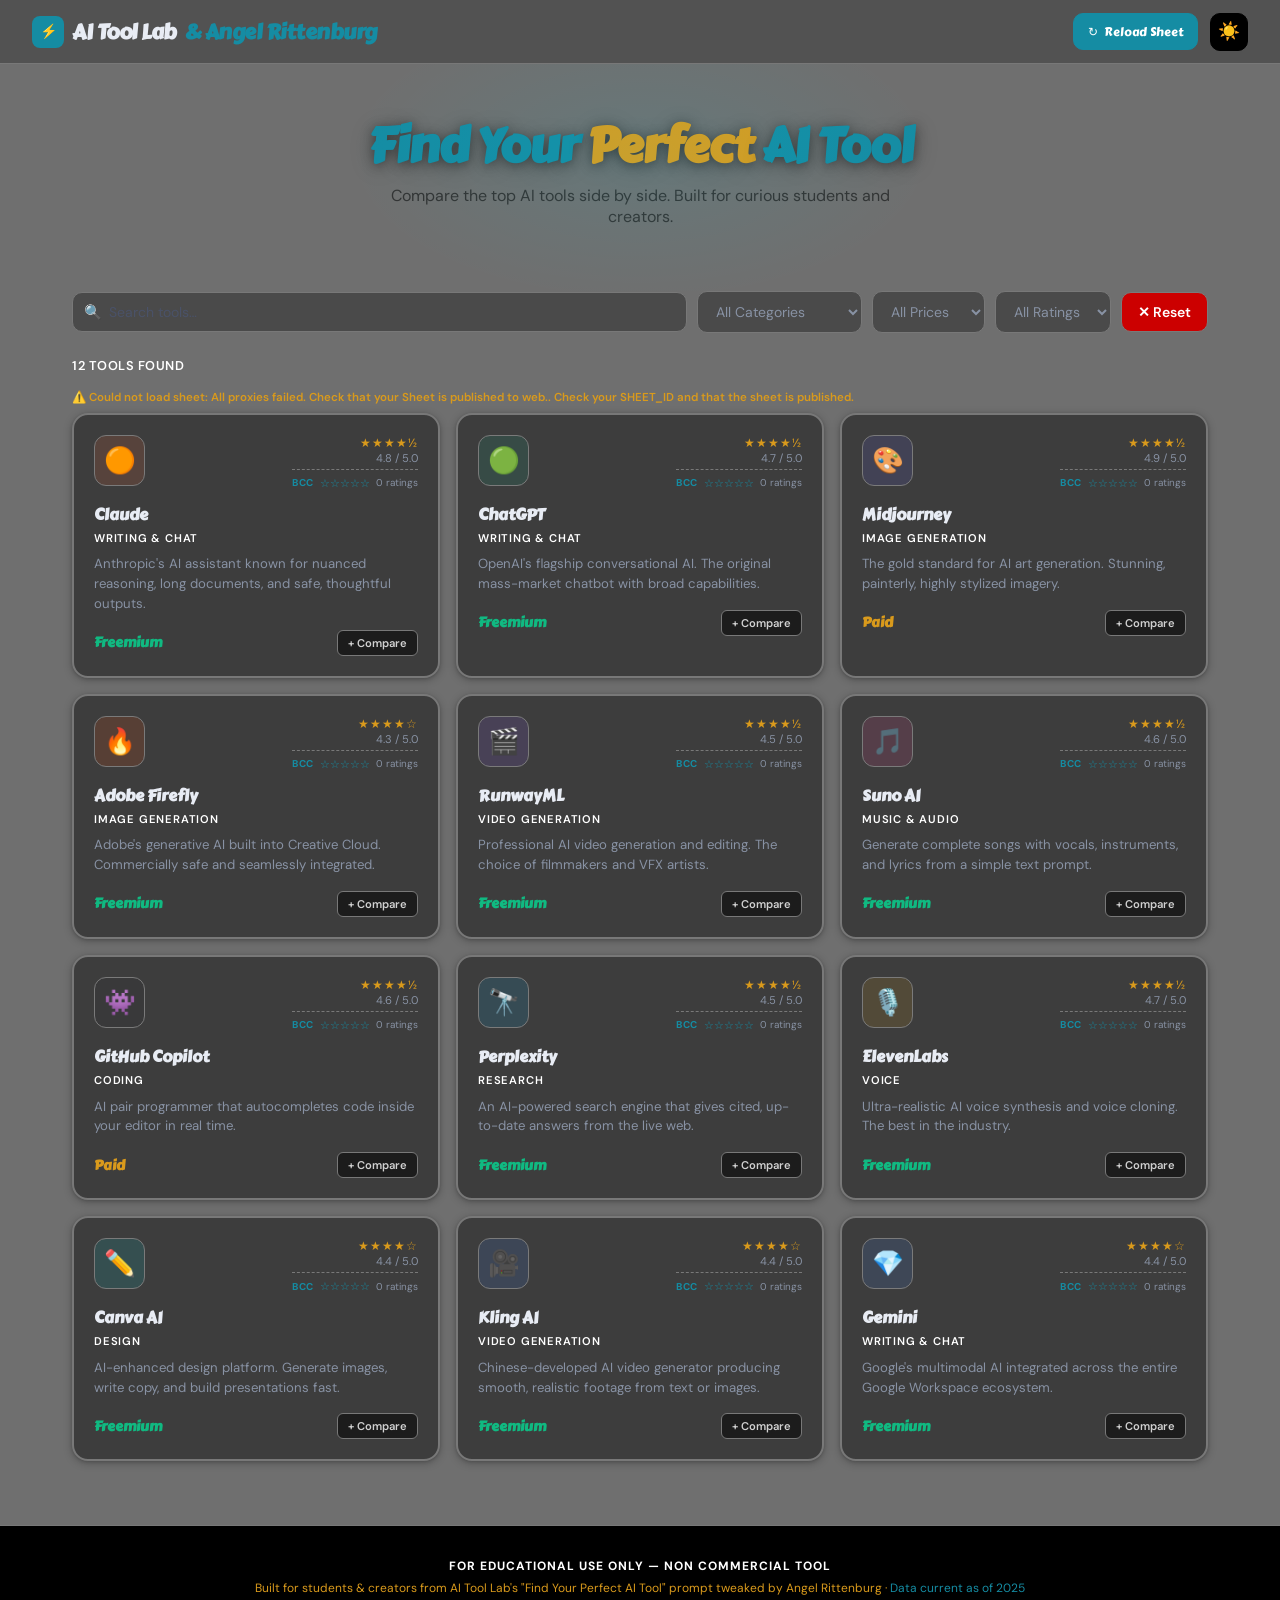
<file: ai-tool-comparator-SHEETS-version.html>
<!DOCTYPE html>
<html lang="en" data-theme="dark">
<head>
<meta charset="UTF-8">
<meta name="viewport" content="width=device-width, initial-scale=1.0">
<title>AI Tool Lab — Compare the Best AI Tools</title>
<link href="https://fonts.googleapis.com/css2?family=Carter+One&family=DM+Sans:ital,wght@0,300;0,400;0,500;1,300&display=swap" rel="stylesheet">
<style>
  :root[data-theme="dark"] {
    --bg: #6f6f6f;
    --bg2: #525252;
    --bg3: #4a4a4a;
    --card: #3d3d3d;
    --card-hover: #454545;
    --border: #787878;
    --accent: #158ca3;
    --accent2: #7c3aed;
    --accent3: #d99a1c;
    --text: #e8ecf4;
    --text2: #8892a4;
    --text3: #4a5268;
    --pro: #10b981;
    --con: #f43f5e;
    --shadow: 0 4px 24px rgba(0,0,0,0.5);
    --glow: 0 0 30px rgba(21,140,163,0.2);
  }
  :root[data-theme="light"] {
    --bg: #fcf4eb;
    --bg2: #f0e8d8;
    --bg3: #e8dcc8;
    --card: #ffffff;
    --card-hover: #f5f7ff;
    --border: #d0d5e8;
    --accent: #0066cc;
    --accent2: #7c3aed;
    --accent3: #d99a1c;
    --text: #1a1d2e;
    --text2: #4a5268;
    --text3: #8892a4;
    --pro: #059669;
    --con: #e11d48;
    --shadow: 0 4px 24px rgba(0,0,0,0.08);
    --glow: 0 0 30px rgba(0,102,204,0.08);
  }

  * { box-sizing: border-box; margin: 0; padding: 0; }

  body {
    background: var(--bg);
    color: var(--text);
    font-family: 'DM Sans', sans-serif;
    font-size: 110%;
    min-height: 100vh;
    transition: background 0.3s, color 0.3s;
  }

  /* ── HEADER ── */
  header {
    background: var(--bg2);
    border-bottom: 1px solid var(--border);
    padding: 0 2rem;
    position: sticky;
    top: 0;
    z-index: 100;
    display: flex;
    align-items: center;
    justify-content: space-between;
    height: 64px;
  }
  .logo {
    font-family: 'Carter One', cursive;
    font-weight: 800;
    font-size: 1.3rem;
    letter-spacing: -0.5px;
    display: flex;
    align-items: center;
    gap: 8px;
  }
  .logo-icon {
    width: 32px; height: 32px;
    background: var(--accent);
    border-radius: 8px;
    display: flex; align-items: center; justify-content: center;
    font-size: 14px;
  }
  .logo span { color: var(--accent); }

  .header-right { display: flex; align-items: center; gap: 12px; }
  .compare-badge {
    background: var(--accent2);
    color: white;
    font-size: 0.7rem;
    font-weight: 600;
    padding: 4px 10px;
    border-radius: 100px;
    letter-spacing: 0.5px;
    cursor: pointer;
    transition: opacity 0.2s;
    display: none;
  }
  .compare-badge.visible { display: block; }
  .compare-badge:hover { opacity: 0.85; }

  .theme-toggle {
    background: var(--bg3);
    border: 1px solid var(--border);
    color: var(--text2);
    width: 38px; height: 38px;
    border-radius: 10px;
    cursor: pointer;
    font-size: 1.1rem;
    display: flex; align-items: center; justify-content: center;
    transition: all 0.2s;
  }
  [data-theme="dark"]  .theme-toggle { background: #000000; border-color: #000000; }
  [data-theme="light"] .theme-toggle { background: #509cfa; border-color: #509cfa; }
  .theme-toggle:hover { opacity: 0.85; }

  /* ── HERO ── */
  .hero {
    text-align: center;
    padding: 3.5rem 2rem 2rem;
    position: relative;
    overflow: hidden;
  }
  .hero::before {
    content: '';
    position: absolute;
    top: -60px; left: 50%;
    transform: translateX(-50%);
    width: 600px; height: 300px;
    background: radial-gradient(ellipse, rgba(0,229,255,0.08) 0%, transparent 70%);
    pointer-events: none;
  }
  .hero h1 {
    font-family: 'Carter One', cursive;
    font-weight: 800;
    font-size: clamp(1.8rem, 4vw, 3rem);
    line-height: 1.1;
    letter-spacing: -1px;
    margin-bottom: 0.75rem;
    color: #158ca3;
  }
  [data-theme="dark"] .hero h1 {
    text-shadow: 0 2px 12px rgba(0,0,0,0.4), 0 4px 24px rgba(0,0,0,0.2);
  }
  .hero h1 em {
    font-style: normal;
    color: #d99a1c;
  }
  .hero p {
    color: #333333;
    font-size: 1rem;
    max-width: 500px;
    margin: 0 auto 2rem;
    font-weight: 400;
  }

  /* ── FILTERS ── */
  .controls {
    max-width: 1200px;
    margin: 0 auto;
    padding: 0 2rem 1.5rem;
    display: flex;
    flex-wrap: wrap;
    gap: 10px;
    align-items: center;
  }
  .search-wrap {
    flex: 1;
    min-width: 220px;
    position: relative;
  }
  .search-icon {
    position: absolute;
    left: 12px; top: 50%;
    transform: translateY(-50%);
    color: var(--text3);
    font-size: 0.9rem;
    pointer-events: none;
  }
  .search-wrap input {
    width: 100%;
    background: var(--bg3);
    border: 1px solid var(--border);
    color: var(--text2);
    padding: 10px 12px 10px 36px;
    border-radius: 10px;
    font-family: 'DM Sans', sans-serif;
    font-size: 0.875rem;
    outline: none;
    transition: border-color 0.2s;
  }
  .search-wrap input:focus { border-color: var(--accent); }
  .search-wrap input::placeholder { color: var(--text3); }

  select, .filter-btn {
    background: var(--bg3);
    border: 1px solid var(--border);
    color: var(--text2);
    padding: 10px 14px;
    border-radius: 10px;
    font-family: 'DM Sans', sans-serif;
    font-size: 0.875rem;
    cursor: pointer;
    outline: none;
    transition: all 0.2s;
  }
  select:hover, .filter-btn:hover { border-color: var(--accent); color: var(--accent); }

  .reset-btn {
    background: #cc0000;
    border: 1px solid #7a7a7a;
    color: #ffffff;
    padding: 10px 16px;
    border-radius: 10px;
    font-family: 'DM Sans', sans-serif;
    font-size: 0.875rem;
    font-weight: 600;
    cursor: pointer;
    transition: all 0.2s;
  }
  .reset-btn:hover { background: #2e7d32; border-color: #7a7a7a; color: #ffffff; }

  /* ── RESULTS COUNT ── */
  .results-info {
    max-width: 1200px;
    margin: 0 auto;
    padding: 0 2rem 1rem;
    color: #ffffff;
    font-size: 0.8rem;
    font-weight: 600;
    letter-spacing: 0.5px;
    text-transform: uppercase;
  }

  /* ── GRID ── */
  .grid {
    max-width: 1200px;
    margin: 0 auto;
    padding: 0 2rem 4rem;
    display: grid;
    grid-template-columns: repeat(auto-fill, minmax(280px, 1fr));
    gap: 16px;
  }

  /* ── CARD ── */
  .card {
    background: var(--card);
    border: 2px solid var(--border);
    border-radius: 16px;
    padding: 1.25rem;
    cursor: pointer;
    transition: all 0.25s;
    position: relative;
    overflow: hidden;
    animation: fadeIn 0.4s ease both;
    box-shadow: 0 2px 8px rgba(0,0,0,0.25), 0 1px 3px rgba(0,0,0,0.15);
  }

  /* Keep card content above starfield */
  .card > * { position: relative; z-index: 2; }

  /* Small stars layer */
  .card::before {
    content: '';
    position: absolute;
    top: 0; left: 0;
    width: 1px; height: 1px;
    border-radius: 50%;
    background: transparent;
    pointer-events: none;
    opacity: 0;
    z-index: 1;
    transition: opacity 0.6s ease;
    box-shadow:
      12px 8px 0 0 rgba(255,255,255,0.85),
      45px 35px 0 0 rgba(255,255,255,0.7),
      98px 12px 0 0 rgba(255,255,255,0.9),
      167px 58px 0 0 rgba(255,255,255,0.6),
      230px 28px 0 0 rgba(255,255,255,0.8),
      260px 72px 0 0 rgba(255,255,255,0.75),
      28px 95px 0 0 rgba(255,255,255,0.65),
      75px 118px 0 0 rgba(255,255,255,0.9),
      142px 82px 0 0 rgba(255,255,255,0.7),
      198px 145px 0 0 rgba(255,255,255,0.85),
      55px 168px 0 0 rgba(255,255,255,0.6),
      118px 188px 0 0 rgba(255,255,255,0.8),
      178px 135px 0 0 rgba(255,255,255,0.7),
      252px 198px 0 0 rgba(255,255,255,0.65),
      22px 215px 0 0 rgba(255,255,255,0.9),
      88px 235px 0 0 rgba(255,255,255,0.75),
      155px 208px 0 0 rgba(255,255,255,0.8),
      218px 248px 0 0 rgba(255,255,255,0.6),
      270px 222px 0 0 rgba(255,255,255,0.85),
      38px 242px 0 0 rgba(255,255,255,0.7),
      /* duplicate set offset by 250px for seamless loop */
      12px 258px 0 0 rgba(255,255,255,0.85),
      45px 285px 0 0 rgba(255,255,255,0.7),
      98px 262px 0 0 rgba(255,255,255,0.9),
      167px 308px 0 0 rgba(255,255,255,0.6),
      230px 278px 0 0 rgba(255,255,255,0.8),
      260px 322px 0 0 rgba(255,255,255,0.75),
      28px 345px 0 0 rgba(255,255,255,0.65),
      75px 368px 0 0 rgba(255,255,255,0.9),
      142px 332px 0 0 rgba(255,255,255,0.7),
      198px 395px 0 0 rgba(255,255,255,0.85),
      55px 418px 0 0 rgba(255,255,255,0.6),
      118px 438px 0 0 rgba(255,255,255,0.8),
      178px 385px 0 0 rgba(255,255,255,0.7),
      252px 448px 0 0 rgba(255,255,255,0.65),
      22px 465px 0 0 rgba(255,255,255,0.9),
      88px 485px 0 0 rgba(255,255,255,0.75),
      155px 458px 0 0 rgba(255,255,255,0.8),
      218px 498px 0 0 rgba(255,255,255,0.6),
      270px 472px 0 0 rgba(255,255,255,0.85),
      38px 492px 0 0 rgba(255,255,255,0.7);
  }

  /* Larger glowing stars layer */
  .card::after {
    content: '';
    position: absolute;
    top: 0; left: 0;
    width: 2px; height: 2px;
    border-radius: 50%;
    background: transparent;
    pointer-events: none;
    opacity: 0;
    z-index: 1;
    transition: opacity 0.6s ease;
    box-shadow:
      33px 45px 1px 1px rgba(180,220,255,0.95),
      120px 22px 1px 1px rgba(180,220,255,0.9),
      205px 68px 1px 1px rgba(255,255,255,1),
      65px 155px 1px 1px rgba(180,220,255,0.85),
      245px 112px 1px 1px rgba(255,255,255,0.95),
      90px 198px 1px 1px rgba(180,220,255,0.9),
      175px 175px 1px 1px rgba(255,255,255,1),
      15px 235px 1px 1px rgba(180,220,255,0.8),
      140px 242px 1px 1px rgba(255,255,255,0.95),
      260px 225px 1px 1px rgba(180,220,255,0.9),
      /* duplicate set */
      33px 295px 1px 1px rgba(180,220,255,0.95),
      120px 272px 1px 1px rgba(180,220,255,0.9),
      205px 318px 1px 1px rgba(255,255,255,1),
      65px 405px 1px 1px rgba(180,220,255,0.85),
      245px 362px 1px 1px rgba(255,255,255,0.95),
      90px 448px 1px 1px rgba(180,220,255,0.9),
      175px 425px 1px 1px rgba(255,255,255,1),
      15px 485px 1px 1px rgba(180,220,255,0.8),
      140px 492px 1px 1px rgba(255,255,255,0.95),
      260px 475px 1px 1px rgba(180,220,255,0.9);
  }

  .card:hover::before {
    opacity: 1;
    animation: starDriftA 7s linear infinite;
  }
  .card:hover::after {
    opacity: 1;
    animation: starDriftB 11s linear infinite;
  }

  @keyframes starDriftA {
    from { transform: translateY(0); }
    to   { transform: translateY(-250px); }
  }
  @keyframes starDriftB {
    from { transform: translateY(-250px); }
    to   { transform: translateY(0); }
  }
  .card:hover {
    background: #1b1c1c;
    border-color: var(--accent);
    transform: translateY(-2px);
    box-shadow: var(--glow);
  }
  .card.selected {
    border-color: var(--accent2);
    box-shadow: 0 0 0 2px var(--accent2);
  }
  .card.hidden { display: none; }
  @keyframes fadeIn {
    from { opacity: 0; transform: translateY(10px); }
    to   { opacity: 1; transform: translateY(0); }
  }

  .card-header {
    display: flex;
    align-items: flex-start;
    justify-content: space-between;
    margin-bottom: 0.75rem;
  }
  .card-icon {
    width: 51px; height: 51px;
    border-radius: 12px;
    display: flex; align-items: center; justify-content: center;
    font-size: 1.5rem;
    flex-shrink: 0;
    border: 1px solid #7a7a7a;
  }
  .card-meta { text-align: right; white-space: nowrap; }
  .stars { color: var(--accent3); font-size: 0.75rem; letter-spacing: 1px; }
  .rating-num {
    font-size: 0.7rem;
    color: var(--text2);
    display: block;
  }

  .card-name {
    font-family: 'Carter One', cursive;
    font-weight: 700;
    font-size: 1rem;
    margin-bottom: 4px;
  }
  .card-category {
    font-size: 0.7rem;
    color: #ffffff;
    font-weight: 600;
    text-transform: uppercase;
    letter-spacing: 0.8px;
    margin-bottom: 0.6rem;
  }
  .card-desc {
    font-size: 0.825rem;
    color: var(--text2);
    line-height: 1.5;
    margin-bottom: 1rem;
  }

  .card-footer {
    display: flex;
    align-items: center;
    justify-content: space-between;
  }
  .price-tag {
    font-family: 'Carter One', cursive;
    font-weight: 700;
    font-size: 0.85rem;
    color: var(--pro);
  }
  .price-tag.paid { color: var(--accent3); }
  .price-tag.enterprise { color: var(--text2); }

  .select-compare {
    font-size: 0.7rem;
    padding: 5px 10px;
    border-radius: 6px;
    border: 1px solid var(--border);
    background: #d99a1c;
    color: #d1d1d1;
    font-weight: 600;
    cursor: pointer;
    transition: all 0.2s;
    font-family: 'DM Sans', sans-serif;
  }
  [data-theme="dark"] .select-compare {
    background: #1c1c1c;
    color: #d1d1d1;
  }
  .select-compare:hover { border-color: var(--accent2); color: #d1d1d1; }
  [data-theme="dark"] .select-compare:hover { background: #2e7d32; border-color: #2e7d32; color: #ffffff; }
  .card.selected .select-compare {
    background: var(--accent2);
    border-color: var(--accent2);
    color: white;
  }

  /* ── MODAL ── */
  .overlay {
    position: fixed; inset: 0;
    background: rgba(0,0,0,0.7);
    backdrop-filter: blur(6px);
    z-index: 200;
    display: none;
    align-items: center;
    justify-content: center;
    padding: 1.5rem;
  }
  .overlay.open { display: flex; }

  .modal {
    background: var(--bg2);
    border: 1px solid var(--border);
    border-radius: 20px;
    max-width: 600px;
    width: 100%;
    max-height: 85vh;
    overflow-y: auto;
    padding: 2rem;
    position: relative;
    animation: modalIn 0.3s cubic-bezier(0.34,1.56,0.64,1);
  }
  @keyframes modalIn {
    from { transform: scale(0.9); opacity: 0; }
    to   { transform: scale(1); opacity: 1; }
  }
  .modal-close {
    position: absolute;
    top: 1rem; right: 1rem;
    background: var(--bg3);
    border: 1px solid var(--border);
    color: var(--text2);
    width: 32px; height: 32px;
    border-radius: 8px;
    cursor: pointer;
    font-size: 1rem;
    display: flex; align-items: center; justify-content: center;
    transition: all 0.2s;
  }
  .modal-close:hover { background: var(--con); color: white; border-color: var(--con); }

  .modal-header { display: flex; align-items: center; gap: 14px; margin-bottom: 1.5rem; }
  .modal-icon {
    width: 64px; height: 64px;
    border-radius: 14px;
    display: flex; align-items: center; justify-content: center;
    font-size: 2.1rem;
    border: 1px solid #7a7a7a;
  }
  .modal-title { font-family: 'Carter One', cursive; font-weight: 800; font-size: 1.4rem; }
  .modal-cat { color: var(--text3); font-size: 0.75rem; text-transform: uppercase; letter-spacing: 1px; margin-top: 2px; }
  .modal-stars { color: var(--accent3); font-size: 1rem; margin-top: 4px; }

  .modal-desc { color: var(--text2); font-size: 0.9rem; line-height: 1.7; margin-bottom: 1.5rem; font-weight: 600; }

  .modal-price-row {
    display: flex;
    align-items: center;
    gap: 8px;
    margin-bottom: 1.5rem;
    padding: 0.75rem 1rem;
    background: var(--bg3);
    border-radius: 10px;
    border: 1px solid var(--border);
  }
  .modal-price-label { color: var(--text3); font-size: 0.8rem; }
  .modal-price-val { font-family: 'Carter One', cursive; font-weight: 700; color: var(--pro); font-size: 0.95rem; }
  .modal-price-val.paid { color: var(--accent3); }

  .pcons-grid { display: grid; grid-template-columns: 1fr 1fr; gap: 1rem; margin-bottom: 1.5rem; }
  .pcons-col h4 {
    font-family: 'Carter One', cursive;
    font-weight: 700;
    font-size: 0.8rem;
    text-transform: uppercase;
    letter-spacing: 0.8px;
    margin-bottom: 0.6rem;
  }
  .pcons-col.pros h4 { color: var(--pro); }
  .pcons-col.cons h4 { color: var(--con); }
  .pcons-col ul { list-style: none; }
  .pcons-col ul li {
    font-size: 0.82rem;
    color: var(--text2);
    padding: 3px 0;
    padding-left: 16px;
    position: relative;
    line-height: 1.4;
  }
  .pcons-col.pros ul li::before { content: '+'; position: absolute; left: 0; color: var(--pro); font-weight: 700; }
  .pcons-col.cons ul li::before { content: '−'; position: absolute; left: 0; color: var(--con); font-weight: 700; }

  .modal-link {
    display: inline-flex;
    align-items: center;
    gap: 6px;
    background: var(--accent);
    color: #ffffff;
    font-family: 'Carter One', cursive;
    font-weight: 700;
    font-size: 0.85rem;
    padding: 10px 18px;
    border-radius: 10px;
    text-decoration: none;
    transition: opacity 0.2s;
  }
  .modal-link:hover { opacity: 0.85; }

  /* ── COMPARE TABLE ── */
  .compare-overlay {
    position: fixed; inset: 0;
    background: rgba(0,0,0,0.8);
    backdrop-filter: blur(8px);
    z-index: 300;
    display: none;
    align-items: flex-start;
    justify-content: center;
    padding: 2rem 1.5rem;
    overflow-y: auto;
  }
  .compare-overlay.open { display: flex; }

  .compare-modal {
    background: var(--bg2);
    border: 1px solid var(--border);
    border-radius: 20px;
    width: 100%;
    max-width: 900px;
    padding: 2rem;
    position: relative;
    animation: modalIn 0.3s ease;
    margin: auto;
  }
  .compare-modal h2 {
    font-family: 'Carter One', cursive;
    font-weight: 800;
    font-size: 1.4rem;
    margin-bottom: 1.5rem;
    color: var(--accent);
  }
  .compare-modal-close {
    position: absolute;
    top: 1rem; right: 1rem;
    background: var(--bg3);
    border: 1px solid var(--border);
    color: var(--text2);
    width: 32px; height: 32px;
    border-radius: 8px;
    cursor: pointer;
    font-size: 1rem;
    display: flex; align-items: center; justify-content: center;
    transition: all 0.2s;
  }
  .compare-modal-close:hover { background: var(--con); color: white; border-color: var(--con); }

  .compare-table-wrap { overflow-x: auto; }
  table {
    width: 100%;
    border-collapse: collapse;
    font-size: 0.85rem;
  }
  th {
    background: var(--bg3);
    padding: 0.75rem 1rem;
    text-align: left;
    font-family: 'Carter One', cursive;
    font-weight: 700;
    font-size: 0.8rem;
    color: var(--text2);
    text-transform: uppercase;
    letter-spacing: 0.5px;
    border-bottom: 1px solid var(--border);
  }
  th:first-child { border-radius: 8px 0 0 0; }
  th:last-child  { border-radius: 0 8px 0 0; }
  td {
    padding: 0.75rem 1rem;
    border-bottom: 1px solid var(--border);
    color: var(--text2);
    vertical-align: top;
  }
  tr:last-child td { border-bottom: none; }
  tr:hover td { background: var(--bg3); }
  td.tool-name-cell {
    font-family: 'Carter One', cursive;
    font-weight: 700;
    color: var(--text);
    white-space: nowrap;
  }
  td .mini-icon {
    display: inline-flex;
    align-items: center;
    gap: 8px;
  }

  .no-results {
    grid-column: 1/-1;
    text-align: center;
    padding: 4rem 2rem;
    color: var(--text3);
  }
  .no-results p { font-size: 0.9rem; margin-top: 0.5rem; }

  /* ── BCC USER RATING (card) ── */
  .bcc-card-row {
    display: flex;
    align-items: center;
    gap: 6px;
    margin-top: 4px;
    padding-top: 6px;
    border-top: 1px dashed var(--border);
    white-space: nowrap;
  }
  .bcc-label {
    font-size: 0.62rem;
    font-weight: 700;
    text-transform: uppercase;
    letter-spacing: 0.6px;
    color: #158ca3;
  }
  .bcc-stars-display { color: #158ca3; font-size: 0.7rem; }
  .bcc-count { font-size: 0.62rem; color: var(--text2); }

  /* ── BCC COMMENT SECTION (modal) ── */
  .bcc-section {
    margin-top: 1.75rem;
    border-top: 1px solid var(--border);
    padding-top: 1.25rem;
  }
  .bcc-section-title {
    font-family: 'Carter One', cursive;
    font-size: 0.95rem;
    color: #158ca3;
    margin-bottom: 1rem;
    display: flex;
    align-items: center;
    gap: 6px;
  }
  .bcc-avg-row {
    display: flex;
    align-items: center;
    gap: 10px;
    margin-bottom: 1rem;
    padding: 0.6rem 0.9rem;
    background: var(--bg3);
    border-radius: 8px;
    border: 1px solid var(--border);
  }
  .bcc-avg-stars { color: #158ca3; font-size: 1rem; }
  .bcc-avg-num { font-family: 'Carter One', cursive; font-size: 1rem; color: #158ca3; }
  .bcc-avg-sub { font-size: 0.72rem; color: var(--text3); }

  /* Star picker */
  .star-picker { display: flex; gap: 6px; margin-bottom: 0.75rem; }
  .star-picker span {
    font-size: 1.5rem;
    cursor: pointer;
    color: transparent;
    -webkit-text-stroke: 1.5px #000000;
    transition: color 0.15s, transform 0.15s, -webkit-text-stroke 0.15s;
    line-height: 1;
  }
  .star-picker span.active {
    color: #158ca3;
    -webkit-text-stroke: 0px transparent;
  }
  .star-picker span:hover { transform: scale(1.2); }

  .bcc-name-input, .bcc-textarea {
    width: 100%;
    background: var(--bg3);
    border: 1px solid var(--border);
    color: #1b1c1c;
    font-weight: 400;
    border-radius: 8px;
    font-family: 'DM Sans', sans-serif;
    font-size: 0.85rem;
    outline: none;
    transition: border-color 0.2s;
    margin-bottom: 0.6rem;
  }
  .bcc-name-input { padding: 8px 12px; }
  .bcc-textarea { padding: 10px 12px; resize: vertical; min-height: 70px; }
  .bcc-name-input:focus, .bcc-textarea:focus { border-color: #158ca3; }
  .bcc-name-input::placeholder, .bcc-textarea::placeholder { color: var(--text3); }

  .bcc-submit {
    background: #158ca3;
    color: #ffffff;
    border: none;
    padding: 9px 20px;
    border-radius: 8px;
    font-family: 'Carter One', cursive;
    font-size: 0.85rem;
    cursor: pointer;
    transition: opacity 0.2s;
    margin-bottom: 1.25rem;
  }
  .bcc-submit:hover { opacity: 0.85; }

  /* Comments list */
  .bcc-comments { display: flex; flex-direction: column; gap: 10px; }
  .bcc-comment {
    background: var(--bg3);
    border: 1px solid var(--border);
    border-radius: 10px;
    padding: 0.75rem 1rem;
  }
  .bcc-comment-header {
    display: flex;
    align-items: center;
    justify-content: space-between;
    margin-bottom: 4px;
  }
  .bcc-comment-name { font-weight: 600; font-size: 0.8rem; color: var(--text); }
  .bcc-comment-stars { color: #158ca3; font-size: 0.75rem; }
  .bcc-comment-date { font-size: 0.68rem; color: var(--text3); }
  .bcc-comment-text { font-size: 0.82rem; color: var(--text2); line-height: 1.5; }
  .bcc-empty { font-size: 0.8rem; color: var(--text3); font-style: italic; }

  /* ── REFRESH BUTTON ── */
  .refresh-btn {
    background: #158ca3;
    border: 1px solid #158ca3;
    color: #ffffff;
    padding: 8px 14px;
    border-radius: 10px;
    font-family: 'Carter One', cursive;
    font-size: 0.78rem;
    cursor: pointer;
    transition: all 0.2s;
    display: flex;
    align-items: center;
    gap: 6px;
  }
  .refresh-btn:hover { background: #0f6e80; border-color: #0f6e80; }
  .refresh-btn:disabled { opacity: 0.5; cursor: not-allowed; }
  .refresh-btn .spin { display: inline-block; }
  .refresh-btn.loading .spin { animation: spinIcon 1s linear infinite; }
  @keyframes spinIcon { to { transform: rotate(360deg); } }

  /* ── LAST UPDATED ── */
  .last-updated {
    max-width: 1200px;
    margin: 0 auto;
    padding: 0 2rem 0.5rem;
    font-size: 0.72rem;
    color: var(--text3);
  }
  .last-updated span { color: #d99a1c; font-weight: 600; }

  /* ── FOOTER ── */
  footer {
    text-align: center;
    padding: 2rem;
    border-top: 1px solid var(--border);
    background: #000000;
    color: var(--text3);
    font-size: 0.75rem;
  }
  footer .credit { color: #d99a1c; }
  footer span { color: var(--accent); }

  /* scrollbar */
  ::-webkit-scrollbar { width: 6px; height: 6px; }
  ::-webkit-scrollbar-track { background: var(--bg2); }
  ::-webkit-scrollbar-thumb { background: var(--border); border-radius: 3px; }
</style>
</head>
<body>

<header>
  <div class="logo">
    <div class="logo-icon">⚡</div>
    AI Tool Lab <span>& Angel Rittenburg</span>
  </div>
  <div class="header-right">
    <div class="compare-badge" id="compareBadge">⊕ Compare Selected</div>
    <button class="refresh-btn" id="refreshBtn" title="Reload data from Google Sheets">
      <span class="spin">↻</span> Reload Sheet
    </button>
    <button class="theme-toggle" id="themeToggle" title="Toggle theme">🌙</button>
  </div>
</header>

<section class="hero">
  <h1>Find Your <em>Perfect</em> AI Tool</h1>
  <p>Compare the top AI tools side by side. Built for curious students and creators.</p>
</section>

<div class="controls">
  <div class="search-wrap">
    <span class="search-icon">🔍</span>
    <input type="text" id="searchInput" placeholder="Search tools…">
  </div>
  <select id="categoryFilter">
    <option value="">All Categories</option>
    <option value="Writing & Chat">Writing & Chat</option>
    <option value="Image Generation">Image Generation</option>
    <option value="Video Generation">Video Generation</option>
    <option value="Music & Audio">Music & Audio</option>
    <option value="Coding">Coding</option>
    <option value="Research">Research</option>
    <option value="Design">Design</option>
    <option value="Voice">Voice</option>
  </select>
  <select id="priceFilter">
    <option value="">All Prices</option>
    <option value="Free">Free</option>
    <option value="Freemium">Freemium</option>
    <option value="Paid">Paid</option>
  </select>
  <select id="ratingFilter">
    <option value="">All Ratings</option>
    <option value="4.5">4.5+</option>
    <option value="4.0">4.0+</option>
    <option value="3.5">3.5+</option>
  </select>
  <button class="reset-btn" id="resetBtn">✕ Reset</button>
</div>
<div class="results-info" id="resultsInfo"></div>
<div class="last-updated" id="lastUpdated"></div>

<div class="grid" id="toolGrid"></div>

<!-- DETAIL MODAL -->
<div class="overlay" id="detailOverlay">
  <div class="modal" id="detailModal">
    <button class="modal-close" id="modalClose">✕</button>
    <div class="modal-header">
      <div class="modal-icon" id="mIcon"></div>
      <div>
        <div class="modal-title" id="mName"></div>
        <div class="modal-cat" id="mCat"></div>
        <div class="modal-stars" id="mStars"></div>
      </div>
    </div>
    <p class="modal-desc" id="mDesc"></p>
    <div class="modal-price-row">
      <span class="modal-price-label">💰 Pricing:</span>
      <span class="modal-price-val" id="mPrice"></span>
    </div>
    <div class="pcons-grid">
      <div class="pcons-col pros">
        <h4>✓ Pros</h4>
        <ul id="mPros"></ul>
      </div>
      <div class="pcons-col cons">
        <h4>✗ Cons</h4>
        <ul id="mCons"></ul>
      </div>
    </div>
    <a id="mLink" href="#" target="_blank" class="modal-link">Visit Website ↗</a>

    <!-- BCC USER RATING SECTION -->
    <div class="bcc-section">
      <div class="bcc-section-title">🎓 BCC User Rating</div>
      <div class="bcc-avg-row" id="bccAvgRow">
        <span class="bcc-avg-stars" id="bccAvgStars">☆☆☆☆☆</span>
        <span class="bcc-avg-num" id="bccAvgNum">—</span>
        <span class="bcc-avg-sub" id="bccAvgSub">No ratings yet</span>
      </div>
      <div class="star-picker" id="starPicker">
        <span data-v="1">★</span>
        <span data-v="2">★</span>
        <span data-v="3">★</span>
        <span data-v="4">★</span>
        <span data-v="5">★</span>
      </div>
      <input class="bcc-name-input" id="bccName" type="text" placeholder="Your name (optional)" maxlength="40">
      <textarea class="bcc-textarea" id="bccComment" placeholder="Share your experience with this tool…" maxlength="400"></textarea>
      <button class="bcc-submit" id="bccSubmit">Post Rating</button>
      <div class="bcc-comments" id="bccCommentsList"></div>
    </div>
  </div>
</div>

<!-- COMPARE MODAL -->
<div class="compare-overlay" id="compareOverlay">
  <div class="compare-modal">
    <button class="compare-modal-close" id="compareClose">✕</button>
    <h2>⊕ Side-by-Side Comparison</h2>
    <div class="compare-table-wrap">
      <table id="compareTable"></table>
    </div>
  </div>
</div>

<footer>
  <div style="font-weight:700; letter-spacing:1px; margin-bottom:6px; color:#ffffff;">FOR EDUCATIONAL USE ONLY — NON COMMERCIAL TOOL</div>
  <span class="credit">Built for students & creators from AI Tool Lab's "Find Your Perfect AI Tool" prompt tweaked by Angel Rittenburg · </span><span>Data current as of 2025</span>
</footer>

<script>
// ── CONFIGURATION — update this value ────────────────────────
// 1. Create a Google Sheet with these exact column headers in row 1:
//    name | icon | iconBg | category | price | priceDetail | rating | shortDesc | fullDesc | pros | cons | url
//    (pros and cons are pipe-separated, e.g.  "Fast|Cheap|Easy"  )
// 2. File → Share → Publish to web → Sheet1 → CSV → Publish
// 3. Copy the Sheet ID from the URL (the long string between /d/ and /edit)
//    e.g. https://docs.google.com/spreadsheets/d/THIS_PART_HERE/edit
// 4. Paste it below:
const SHEET_ID = '1WnP3b0RFm8etIUT75h5Sv_kHOGAgHK2kpmYGPTkgiA4';
// ─────────────────────────────────────────────────────────────

const SHEET_BASE_URL = `https://docs.google.com/spreadsheets/d/${SHEET_ID}/pub?output=csv&gid=0`;
const PROXIES = [
  url => `https://api.allorigins.win/raw?url=${encodeURIComponent(url)}`,
  url => `https://corsproxy.io/?${encodeURIComponent(url)}`,
  url => `https://proxy.cors.sh/${url}`,
];

async function fetchWithProxy(url) {
  for (const proxy of PROXIES) {
    try {
      const res = await fetch(proxy(url), { signal: AbortSignal.timeout(8000) });
      if (res.ok) return res;
    } catch (e) { continue; }
  }
  throw new Error('All proxies failed. Check that your Sheet is published to web.');
}

const tools = [
  {
    name: "Claude",
    icon: "🟠",
    iconBg: "#ff6b35",
    category: "Writing & Chat",
    price: "Freemium",
    priceDetail: "Free tier · Pro $20/mo",
    rating: 4.8,
    shortDesc: "Anthropic's AI assistant known for nuanced reasoning, long documents, and safe, thoughtful outputs.",
    fullDesc: "Claude is built by Anthropic with a focus on safety and helpfulness. It excels at long-form writing, document analysis, coding, and complex multi-step reasoning. Claude Pro offers priority access and much larger context windows — useful for multimedia students working with large scripts or legal documents.",
    pros: ["Huge context window (200K tokens)", "Excellent at nuanced writing", "Great for document analysis", "Strong ethical guidelines"],
    cons: ["No image generation", "Limited free tier requests", "Can be overly cautious"],
    url: "https://claude.ai"
  },
  {
    name: "ChatGPT",
    icon: "🟢",
    iconBg: "#10a37f",
    category: "Writing & Chat",
    price: "Freemium",
    priceDetail: "Free · Plus $20/mo · Team $30/mo",
    rating: 4.7,
    shortDesc: "OpenAI's flagship conversational AI. The original mass-market chatbot with broad capabilities.",
    fullDesc: "ChatGPT by OpenAI is the most widely recognized AI assistant. GPT-4o handles text, images, and voice inputs. Its plugin and GPT store ecosystem add specialized functionality. It's a strong all-rounder for brainstorming, writing, research, and learning new skills.",
    pros: ["Massive user ecosystem", "GPT Store with custom bots", "Voice and image input", "Web browsing capability"],
    cons: ["Can hallucinate confidently", "Performance varies by model", "Rate limits on free tier"],
    url: "https://chatgpt.com"
  },
  {
    name: "Midjourney",
    icon: "🎨",
    iconBg: "#6366f1",
    category: "Image Generation",
    price: "Paid",
    priceDetail: "Basic $10/mo · Standard $30/mo",
    rating: 4.9,
    shortDesc: "The gold standard for AI art generation. Stunning, painterly, highly stylized imagery.",
    fullDesc: "Midjourney produces some of the most visually striking AI-generated artwork available. It runs via Discord and excels at fantasy, concept art, portraits, and environmental design. It's especially popular among artists, game designers, and multimedia creators who want fine aesthetic control.",
    pros: ["Exceptional image quality", "Unique artistic styles", "Active creative community", "Great style references"],
    cons: ["Discord-based (awkward UI)", "No free tier", "Limited direct editing", "Requires prompt skill"],
    url: "https://midjourney.com"
  },
  {
    name: "Adobe Firefly",
    icon: "🔥",
    iconBg: "#ff4f00",
    category: "Image Generation",
    price: "Freemium",
    priceDetail: "Free credits · Premium in CC",
    rating: 4.3,
    shortDesc: "Adobe's generative AI built into Creative Cloud. Commercially safe and seamlessly integrated.",
    fullDesc: "Adobe Firefly is designed for professional creators. Its images are trained on licensed content, making outputs commercially safe. It integrates directly into Photoshop, Illustrator, and Premiere Pro via Generative Fill and other features — perfect for students already using Adobe CC.",
    pros: ["Built into Photoshop & Illustrator", "Commercially safe outputs", "Generative Fill is powerful", "Great for product mockups"],
    cons: ["Requires Adobe subscription", "Less stylistically wild than MJ", "Credits deplete quickly"],
    url: "https://firefly.adobe.com"
  },
  {
    name: "RunwayML",
    icon: "🎬",
    iconBg: "#8b5cf6",
    category: "Video Generation",
    price: "Freemium",
    priceDetail: "Free 125 credits · Standard $15/mo",
    rating: 4.5,
    shortDesc: "Professional AI video generation and editing. The choice of filmmakers and VFX artists.",
    fullDesc: "Runway offers Gen-3 Alpha for text-to-video and image-to-video generation, plus AI-powered video editing tools like background removal, motion tracking, and green screen. It's widely used in real film and television production workflows.",
    pros: ["Gen-3 produces cinematic results", "Pro editing tools included", "Used in real productions", "Good for visual effects"],
    cons: ["Credits run out fast", "Rendering is slow", "Expensive at higher tiers", "Output can be inconsistent"],
    url: "https://runwayml.com"
  },
  {
    name: "Suno AI",
    icon: "🎵",
    iconBg: "#ec4899",
    category: "Music & Audio",
    price: "Freemium",
    priceDetail: "Free tier · Pro $8/mo",
    rating: 4.6,
    shortDesc: "Generate complete songs with vocals, instruments, and lyrics from a simple text prompt.",
    fullDesc: "Suno AI creates full songs — complete with singing, instruments, and production — from a text prompt in seconds. It's a breakthrough for multimedia projects needing original music without licensing costs. Great for short films, animations, social media content, and creative experimentation.",
    pros: ["Full songs in seconds", "Any genre or style", "Affordable Pro plan", "Great for multimedia projects"],
    cons: ["Less control over fine details", "Commercial rights need Pro plan", "Vocals can sound off", "No stem separation"],
    url: "https://suno.com"
  },
  {
    name: "GitHub Copilot",
    icon: "👾",
    iconBg: "#1f2328",
    category: "Coding",
    price: "Paid",
    priceDetail: "Individual $10/mo · Free for students",
    rating: 4.6,
    shortDesc: "AI pair programmer that autocompletes code inside your editor in real time.",
    fullDesc: "GitHub Copilot uses OpenAI Codex to suggest entire code blocks, functions, and files as you type. It supports dozens of languages and integrates with VS Code, JetBrains, and more. Students can get it FREE through GitHub Education — a must-have for any coding class.",
    pros: ["Real-time code completion", "FREE for students", "Supports 20+ languages", "Explains code on demand"],
    cons: ["Can suggest insecure code", "Requires internet", "Not always contextually aware", "Subscription for non-students"],
    url: "https://github.com/features/copilot"
  },
  {
    name: "Perplexity",
    icon: "🔭",
    iconBg: "#0ea5e9",
    category: "Research",
    price: "Freemium",
    priceDetail: "Free · Pro $20/mo",
    rating: 4.5,
    shortDesc: "An AI-powered search engine that gives cited, up-to-date answers from the live web.",
    fullDesc: "Perplexity bridges the gap between search engines and chatbots. Every answer includes source citations and links, making it ideal for research and fact-checking. Its Pro version unlocks GPT-4, Claude, and image generation. Excellent for students who need reliable, sourced information quickly.",
    pros: ["Real-time web knowledge", "Cites all sources", "Research-focused features", "Fast and accurate"],
    cons: ["Less creative than pure chatbots", "Free tier limits daily searches", "Depth varies by topic"],
    url: "https://perplexity.ai"
  },
  {
    name: "ElevenLabs",
    icon: "🎙️",
    iconBg: "#d99a1c",
    category: "Voice",
    price: "Freemium",
    priceDetail: "Free 10k chars/mo · Starter $5/mo",
    rating: 4.7,
    shortDesc: "Ultra-realistic AI voice synthesis and voice cloning. The best in the industry.",
    fullDesc: "ElevenLabs produces the most natural-sounding AI speech available. It can clone any voice from a short audio sample, generate narration in 29 languages, and create full audiobooks or character voices. Perfect for animations, podcasts, short films, and accessibility projects.",
    pros: ["Most realistic AI voices", "Voice cloning capability", "Multi-language support", "Great for animations & films"],
    cons: ["Voice cloning raises ethical questions", "Free tier is limited", "Best voices require paid tier"],
    url: "https://elevenlabs.io"
  },
  {
    name: "Canva AI",
    icon: "✏️",
    iconBg: "#00c4cc",
    category: "Design",
    price: "Freemium",
    priceDetail: "Free · Pro $13/mo",
    rating: 4.4,
    shortDesc: "AI-enhanced design platform. Generate images, write copy, and build presentations fast.",
    fullDesc: "Canva's Magic Suite adds AI superpowers to its already popular design platform: Magic Write for copy, Magic Design for instant layouts, Magic Eraser for photo editing, and AI image generation built in. It's the fastest way for non-designers to produce polished visual content.",
    pros: ["Beginner-friendly interface", "Templates for everything", "Collaborative features", "AI tools are well-integrated"],
    cons: ["Less precise than Photoshop", "AI outputs can feel generic", "Best features need Pro plan"],
    url: "https://canva.com"
  },
  {
    name: "Kling AI",
    icon: "🎥",
    iconBg: "#3b82f6",
    category: "Video Generation",
    price: "Freemium",
    priceDetail: "Free credits · Starter $8/mo",
    rating: 4.4,
    shortDesc: "Chinese-developed AI video generator producing smooth, realistic footage from text or images.",
    fullDesc: "Kling AI from Kuaishou produces some of the most fluid and physically realistic AI video available, with impressive handling of human motion, faces, and environmental effects. It supports up to 2-minute clips and excels at both text-to-video and image-to-video tasks.",
    pros: ["Realistic human motion", "Up to 2-minute clips", "Affordable pricing", "Strong image-to-video"],
    cons: ["Interface can be slow", "Less creative control vs Runway", "Limited prompt styles"],
    url: "https://klingai.com"
  },
  {
    name: "Gemini",
    icon: "💎",
    iconBg: "#4285f4",
    category: "Writing & Chat",
    price: "Freemium",
    priceDetail: "Free · Advanced $20/mo",
    rating: 4.4,
    shortDesc: "Google's multimodal AI integrated across the entire Google Workspace ecosystem.",
    fullDesc: "Google Gemini powers AI features across Gmail, Docs, Slides, Sheets, and more. It's multimodal — understanding text, images, audio, and video. Gemini Advanced uses the Ultra 1.0 model for complex reasoning. For students deep in Google's ecosystem, it's a natural choice.",
    pros: ["Integrated into Google Workspace", "Multimodal (text, image, video)", "Google search integration", "Free tier is generous"],
    cons: ["Less nuanced writing than Claude", "Privacy concerns with Google", "Workspace features need subscription"],
    url: "https://gemini.google.com"
  }
];

const selectedTools = new Set();
let currentTool = null;

function starsHtml(r) {
  const full = Math.floor(r);
  const half = r % 1 >= 0.5;
  let s = '★'.repeat(full) + (half ? '½' : '') + '☆'.repeat(5 - full - (half?1:0));
  return s;
}

function priceClass(p) {
  if (p === 'Free') return '';
  if (p === 'Freemium') return '';
  return 'paid';
}

function renderCards(filtered) {
  const grid = document.getElementById('toolGrid');
  grid.innerHTML = '';
  if (filtered.length === 0) {
    grid.innerHTML = '<div class="no-results"><div style="font-size:2rem">🔍</div><p>No tools match your filters. Try resetting!</p></div>';
    return;
  }
  filtered.forEach((t, i) => {
    const div = document.createElement('div');
    div.className = 'card' + (selectedTools.has(t.name) ? ' selected' : '');
    div.style.animationDelay = (i * 0.04) + 's';
    div.dataset.name = t.name;
    div.innerHTML = `
      <div class="card-header">
        <div class="card-icon" style="background:${t.iconBg}22;color:${t.iconBg};font-size:1.6rem">${t.icon}</div>
        <div class="card-meta">
          <div class="stars">${starsHtml(t.rating)}</div>
          <span class="rating-num">${t.rating} / 5.0</span>
          <div class="bcc-card-row" id="bcc-card-${t.name.replace(/\s/g,'_')}">
            <span class="bcc-label">BCC</span>
            <span class="bcc-stars-display">☆☆☆☆☆</span>
            <span class="bcc-count">0 ratings</span>
          </div>
        </div>
      </div>
      <div class="card-name">${t.name}</div>
      <div class="card-category">${t.category}</div>
      <p class="card-desc">${t.shortDesc}</p>
      <div class="card-footer">
        <span class="price-tag ${priceClass(t.price)}">${t.price}</span>
        <button class="select-compare" data-name="${t.name}">
          ${selectedTools.has(t.name) ? '✓ Selected' : '+ Compare'}
        </button>
      </div>
    `;
    div.querySelector('.select-compare').addEventListener('click', (e) => {
      e.stopPropagation();
      toggleSelect(t.name);
    });
    div.addEventListener('click', () => openModal(t));
    grid.appendChild(div);
  });
  document.getElementById('resultsInfo').textContent =
    `${filtered.length} tool${filtered.length !== 1 ? 's' : ''} found`;
}

function toggleSelect(name) {
  if (selectedTools.has(name)) {
    selectedTools.delete(name);
  } else {
    if (selectedTools.size >= 4) { alert('Max 4 tools for comparison.'); return; }
    selectedTools.add(name);
  }
  const badge = document.getElementById('compareBadge');
  if (selectedTools.size > 1) {
    badge.classList.add('visible');
    badge.textContent = `⊕ Compare ${selectedTools.size} Tools`;
  } else {
    badge.classList.remove('visible');
  }
  applyFilters();
}

function openModal(t) {
  currentTool = t;
  document.getElementById('mIcon').textContent = t.icon;
  document.getElementById('mIcon').style.background = t.iconBg + '22';
  document.getElementById('mIcon').style.color = t.iconBg;
  document.getElementById('mName').textContent = t.name;
  document.getElementById('mCat').textContent = t.category;
  document.getElementById('mStars').textContent = starsHtml(t.rating) + '  ' + t.rating;
  document.getElementById('mDesc').textContent = t.fullDesc;
  const priceEl = document.getElementById('mPrice');
  priceEl.textContent = t.priceDetail;
  priceEl.className = 'modal-price-val ' + (t.price === 'Paid' ? 'paid' : '');
  document.getElementById('mPros').innerHTML = t.pros.map(p => `<li>${p}</li>`).join('');
  document.getElementById('mCons').innerHTML = t.cons.map(c => `<li>${c}</li>`).join('');
  document.getElementById('mLink').href = t.url;
  renderBccModal(t.name);
  document.getElementById('detailOverlay').classList.add('open');
}

document.getElementById('modalClose').addEventListener('click', () => {
  document.getElementById('detailOverlay').classList.remove('open');
});
document.getElementById('detailOverlay').addEventListener('click', (e) => {
  if (e.target === document.getElementById('detailOverlay'))
    document.getElementById('detailOverlay').classList.remove('open');
});

// Compare
document.getElementById('compareBadge').addEventListener('click', openCompare);
document.getElementById('compareClose').addEventListener('click', () => {
  document.getElementById('compareOverlay').classList.remove('open');
});

function openCompare() {
  const sel = tools.filter(t => selectedTools.has(t.name));
  const rows = [
    { label: 'Tool', key: null },
    { label: 'Category', key: 'category' },
    { label: 'Price', key: 'price' },
    { label: 'Pricing Detail', key: 'priceDetail' },
    { label: 'Rating', key: 'rating' },
    { label: 'Best For', key: 'shortDesc' },
    { label: 'Top Pro', key: null, fn: t => t.pros[0] },
    { label: 'Top Con', key: null, fn: t => t.cons[0] },
    { label: 'Website', key: null, fn: t => `<a href="${t.url}" target="_blank" style="color:var(--accent);text-decoration:none">Visit ↗</a>` }
  ];
  let html = '<thead><tr><th>Feature</th>' + sel.map(t =>
    `<th><span style="font-size:1.1rem">${t.icon}</span> ${t.name}</th>`
  ).join('') + '</tr></thead><tbody>';
  rows.forEach(r => {
    html += '<tr>';
    html += `<td style="color:var(--text3);font-size:0.75rem;text-transform:uppercase;letter-spacing:0.5px;white-space:nowrap">${r.label}</td>`;
    sel.forEach(t => {
      let val = r.fn ? r.fn(t) : (r.key ? t[r.key] : `<span class="mini-icon">${t.icon} ${t.name}</span>`);
      if (r.label === 'Rating') val = starsHtml(t.rating) + ' ' + t.rating;
      html += `<td>${val}</td>`;
    });
    html += '</tr>';
  });
  html += '</tbody>';
  document.getElementById('compareTable').innerHTML = html;
  document.getElementById('compareOverlay').classList.add('open');
}

// Filters
function applyFilters() {
  const q = document.getElementById('searchInput').value.toLowerCase();
  const cat = document.getElementById('categoryFilter').value;
  const price = document.getElementById('priceFilter').value;
  const minRating = parseFloat(document.getElementById('ratingFilter').value) || 0;
  const filtered = tools.filter(t => {
    if (q && !t.name.toLowerCase().includes(q) && !t.shortDesc.toLowerCase().includes(q) && !t.category.toLowerCase().includes(q)) return false;
    if (cat && t.category !== cat) return false;
    if (price && t.price !== price) return false;
    if (t.rating < minRating) return false;
    return true;
  });
  renderCards(filtered);
}

document.getElementById('searchInput').addEventListener('input', applyFilters);
document.getElementById('categoryFilter').addEventListener('change', applyFilters);
document.getElementById('priceFilter').addEventListener('change', applyFilters);
document.getElementById('ratingFilter').addEventListener('change', applyFilters);

document.getElementById('resetBtn').addEventListener('click', () => {
  document.getElementById('searchInput').value = '';
  document.getElementById('categoryFilter').value = '';
  document.getElementById('priceFilter').value = '';
  document.getElementById('ratingFilter').value = '';
  selectedTools.clear();
  document.getElementById('compareBadge').classList.remove('visible');
  applyFilters();
});

// Theme
const toggle = document.getElementById('themeToggle');
toggle.textContent = '☀️';
toggle.addEventListener('click', () => {
  const html = document.documentElement;
  const isDark = html.getAttribute('data-theme') === 'dark';
  html.setAttribute('data-theme', isDark ? 'light' : 'dark');
  toggle.textContent = isDark ? '🌛' : '☀️';
});

// ── BCC RATING SYSTEM ──
let pickedStars = 0;

function bccKey(name) { return 'bcc_' + name.replace(/\s/g,'_'); }

function getBccData(name) {
  try {
    const raw = localStorage.getItem(bccKey(name));
    return raw ? JSON.parse(raw) : { comments: [] };
  } catch { return { comments: [] }; }
}

function saveBccData(name, data) {
  try { localStorage.setItem(bccKey(name), JSON.stringify(data)); } catch {}
}

function bccAvg(comments) {
  if (!comments.length) return 0;
  return (comments.reduce((s,c) => s + c.stars, 0) / comments.length).toFixed(1);
}

function starsFilledHtml(n, total=5) {
  return '★'.repeat(Math.round(n)) + '☆'.repeat(total - Math.round(n));
}

function updateBccCard(name) {
  const key = name.replace(/\s/g,'_');
  const el = document.getElementById('bcc-card-' + key);
  if (!el) return;
  const data = getBccData(name);
  const avg = bccAvg(data.comments);
  el.querySelector('.bcc-stars-display').textContent = avg > 0 ? starsFilledHtml(avg) : '☆☆☆☆☆';
  el.querySelector('.bcc-count').textContent = data.comments.length + ' rating' + (data.comments.length !== 1 ? 's' : '');
}

function renderBccModal(name) {
  const data = getBccData(name);
  const avg = bccAvg(data.comments);
  document.getElementById('bccAvgStars').textContent = avg > 0 ? starsFilledHtml(avg) : '☆☆☆☆☆';
  document.getElementById('bccAvgNum').textContent = avg > 0 ? avg + ' / 5' : '—';
  document.getElementById('bccAvgSub').textContent = data.comments.length
    ? data.comments.length + ' student rating' + (data.comments.length !== 1 ? 's' : '')
    : 'No ratings yet — be the first!';
  const list = document.getElementById('bccCommentsList');
  if (!data.comments.length) {
    list.innerHTML = '<p class="bcc-empty">No comments yet. Share your experience!</p>';
  } else {
    list.innerHTML = [...data.comments].reverse().map(c => `
      <div class="bcc-comment">
        <div class="bcc-comment-header">
          <span class="bcc-comment-name">${c.name || 'Anonymous'}</span>
          <span class="bcc-comment-stars">${starsFilledHtml(c.stars)}</span>
        </div>
        <div class="bcc-comment-date">${c.date}</div>
        ${c.text ? `<p class="bcc-comment-text">${c.text}</p>` : ''}
      </div>
    `).join('');
  }
  pickedStars = 0;
  document.querySelectorAll('#starPicker span').forEach(s => s.classList.remove('active'));
  document.getElementById('bccComment').value = '';
  document.getElementById('bccName').value = '';
}

// Star picker interactions
document.getElementById('starPicker').addEventListener('mouseover', (e) => {
  if (!e.target.dataset.v) return;
  const v = +e.target.dataset.v;
  document.querySelectorAll('#starPicker span').forEach(s => {
    s.classList.toggle('active', +s.dataset.v <= v);
  });
});
document.getElementById('starPicker').addEventListener('mouseleave', () => {
  document.querySelectorAll('#starPicker span').forEach(s => {
    s.classList.toggle('active', +s.dataset.v <= pickedStars);
  });
});
document.getElementById('starPicker').addEventListener('click', (e) => {
  if (!e.target.dataset.v) return;
  pickedStars = +e.target.dataset.v;
  document.querySelectorAll('#starPicker span').forEach(s => {
    s.classList.toggle('active', +s.dataset.v <= pickedStars);
  });
});

document.getElementById('bccSubmit').addEventListener('click', () => {
  if (!pickedStars) { alert('Please pick a star rating first!'); return; }
  const name = currentTool.name;
  const data = getBccData(name);
  const text = document.getElementById('bccComment').value.trim();
  const who  = document.getElementById('bccName').value.trim();
  const now  = new Date().toLocaleDateString('en-US', { month:'short', day:'numeric', year:'numeric' });
  data.comments.push({ stars: pickedStars, text, name: who, date: now });
  saveBccData(name, data);
  renderBccModal(name);
  updateBccCard(name);
});

// ── LAST UPDATED ──
function setLastUpdated(dateStr) {
  const el = document.getElementById('lastUpdated');
  if (dateStr) {
    el.innerHTML = `🕐 Sheet last loaded: <span>${dateStr}</span>`;
    try { localStorage.setItem('aitool_lastUpdated', dateStr); } catch {}
  } else {
    const saved = (() => { try { return localStorage.getItem('aitool_lastUpdated'); } catch { return null; } })();
    el.innerHTML = saved
      ? `🕐 Sheet last loaded: <span>${saved}</span>`
      : `🕐 Loading data from Google Sheets…`;
  }
}
setLastUpdated(null);

// ── CSV PARSER ──
function parseCSV(text) {
  // Normalize line endings — Google Sheets uses \r\n
  text = text.replace(/\r\n/g, '\n').replace(/\r/g, '\n');
  const lines = text.trim().split('\n');
  const headers = lines[0].split(',').map(h => h.trim().replace(/^"|"$/g, '').replace(/^\uFEFF/, ''));
  return lines.slice(1).map(line => {
    const cols = [];
    let cur = '', inQ = false;
    for (let i = 0; i < line.length; i++) {
      const ch = line[i];
      if (ch === '"') { inQ = !inQ; continue; }
      if (ch === ',' && !inQ) { cols.push(cur.trim()); cur = ''; continue; }
      cur += ch;
    }
    cols.push(cur.trim());
    const obj = {};
    headers.forEach((h, i) => { obj[h] = (cols[i] || '').trim(); });
    return obj;
  }).filter(row => row[headers[0]]); // skip empty rows
}

function csvRowToTool(row) {
  return {
    name:       row.name       || '',
    icon:       row.icon       || '🤖',
    iconBg:     row.iconBg     || '#888888',
    category:   row.category   || 'General',
    price:      row.price      || 'Freemium',
    priceDetail:row.priceDetail|| '',
    rating:     parseFloat(row.rating) || 4.0,
    shortDesc:  row.shortDesc  || '',
    fullDesc:   row.fullDesc   || '',
    pros:       row.pros  ? row.pros.split('|').map(s => s.trim())  : [],
    cons:       row.cons  ? row.cons.split('|').map(s => s.trim())  : [],
    url:        row.url        || '#'
  };
}

// ── RELOAD FROM SHEETS ──
const refreshBtn = document.getElementById('refreshBtn');

async function loadFromSheet(silent = false) {
  if (!silent) {
    refreshBtn.disabled = true;
    refreshBtn.classList.add('loading');
    refreshBtn.innerHTML = '<span class="spin">↻</span> Loading…';
  }

  if (SHEET_ID === 'YOUR_SHEET_ID_HERE_PLACEHOLDER') {
    document.getElementById('lastUpdated').innerHTML =
      `⚠️ <span>No Sheet ID set — using built-in data. Add your SHEET_ID to the config.</span>`;
    if (!silent) {
      refreshBtn.disabled = false;
      refreshBtn.classList.remove('loading');
      refreshBtn.innerHTML = '<span class="spin">↻</span> Reload Sheet';
    }
    return;
  }

  try {
    const res = await fetchWithProxy(SHEET_BASE_URL);
    if (!res.ok) throw new Error(`HTTP ${res.status}`);
    const text = await res.text();
    const rows = parseCSV(text);
    if (!rows.length) throw new Error('Sheet appears empty.');

    // Replace tools array contents
    tools.length = 0;
    rows.forEach(row => { if (row.name) tools.push(csvRowToTool(row)); });

    const now = new Date().toLocaleString('en-US', {
      month: 'short', day: 'numeric', year: 'numeric',
      hour: '2-digit', minute: '2-digit'
    });
    setLastUpdated(now);
    applyFilters();
    if (!silent) alert('✅ Data reloaded from Google Sheets!');

  } catch (err) {
    console.error(err);
    document.getElementById('lastUpdated').innerHTML =
      `⚠️ <span>Could not load sheet: ${err.message}. Check your SHEET_ID and that the sheet is published.</span>`;
    if (!silent) alert('❌ Could not load sheet.\n\n' + err.message +
      '\n\nMake sure:\n1. SHEET_ID is correct\n2. File → Share → Publish to web is enabled');
  } finally {
    if (!silent) {
      refreshBtn.disabled = false;
      refreshBtn.classList.remove('loading');
      refreshBtn.innerHTML = '<span class="spin">↻</span> Reload Sheet';
    }
  }
}

refreshBtn.addEventListener('click', () => loadFromSheet(false));

// Auto-load from sheet on page open
loadFromSheet(true);

// Init
renderCards(tools);
tools.forEach(t => updateBccCard(t.name));
</script>
</body>
</html>
</file>
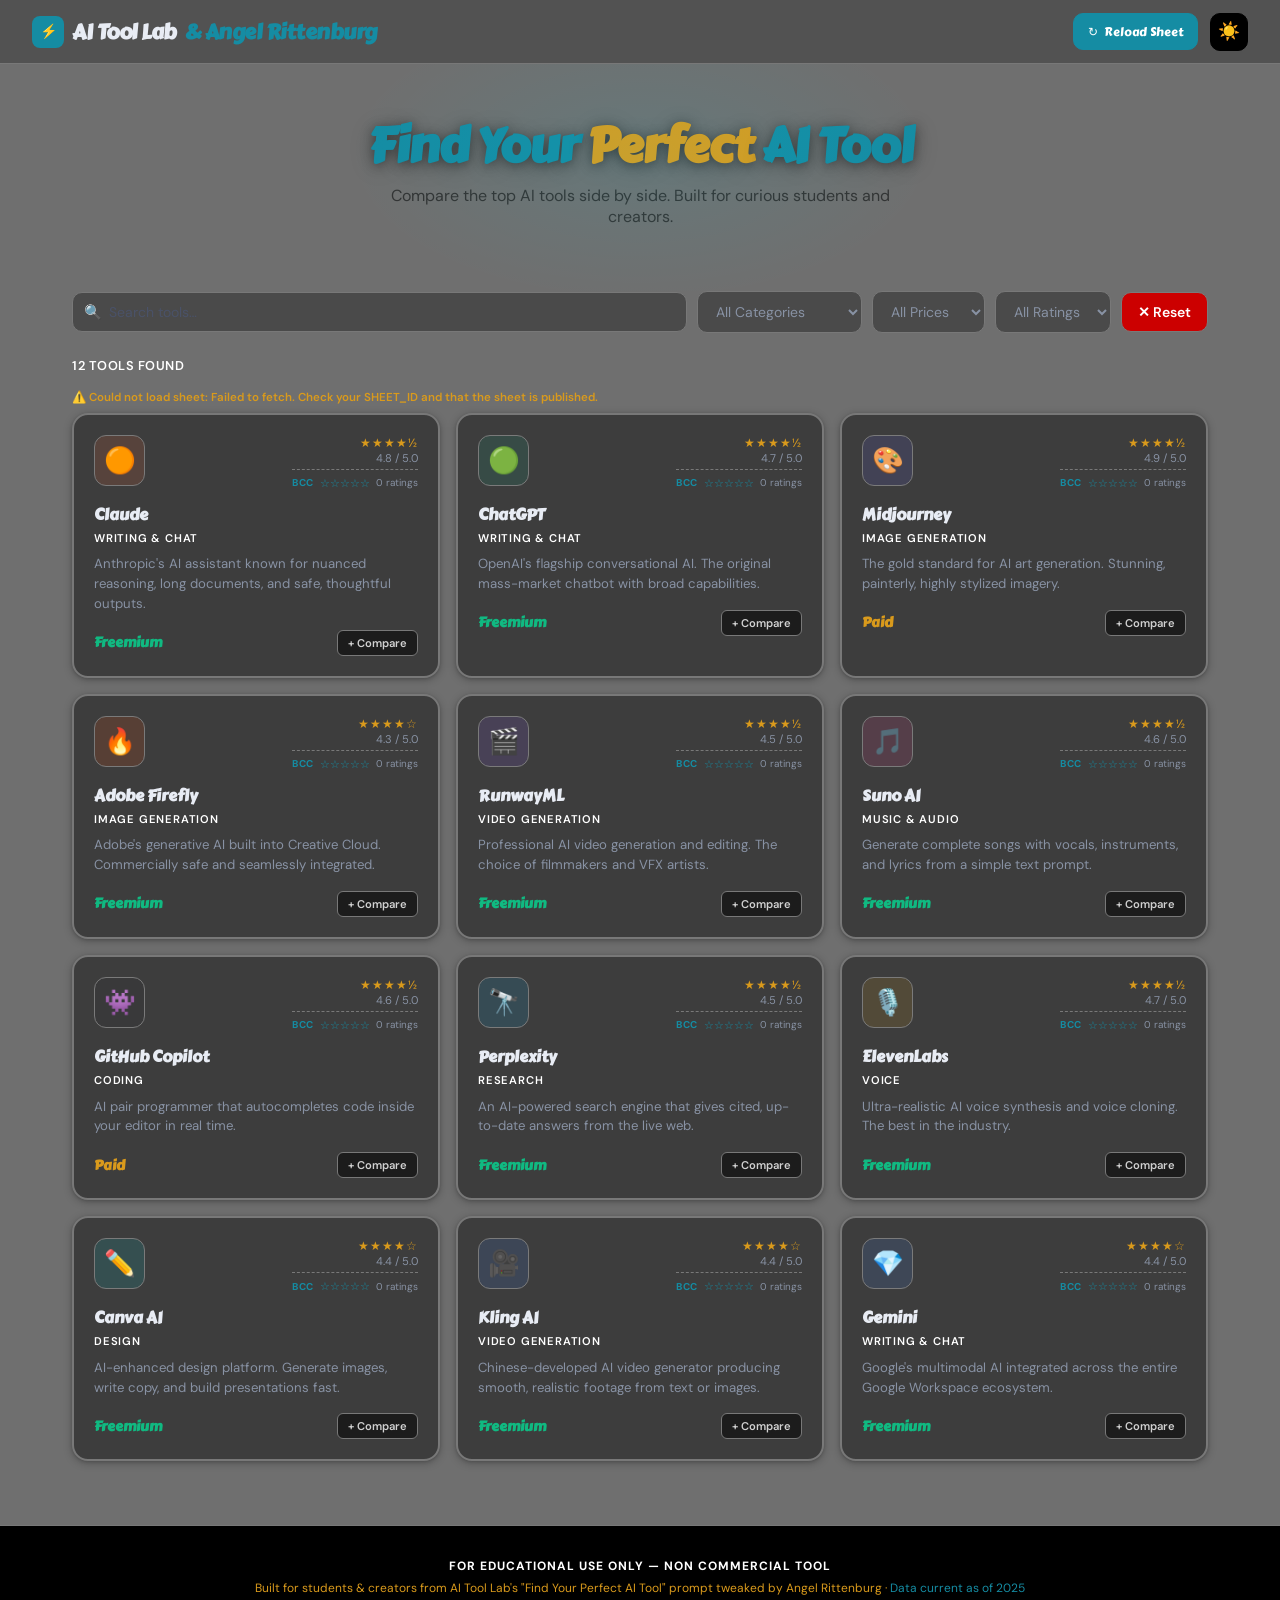
<file: bcc/ai-tool-comparator-SHEETS-version.html>
<!DOCTYPE html>
<html lang="en" data-theme="dark">
<head>
<meta charset="UTF-8">
<meta name="viewport" content="width=device-width, initial-scale=1.0">
<title>AI Tool Lab — Compare the Best AI Tools</title>
<link href="https://fonts.googleapis.com/css2?family=Carter+One&family=DM+Sans:ital,wght@0,300;0,400;0,500;1,300&display=swap" rel="stylesheet">
<style>
  :root[data-theme="dark"] {
    --bg: #6f6f6f;
    --bg2: #525252;
    --bg3: #4a4a4a;
    --card: #3d3d3d;
    --card-hover: #454545;
    --border: #787878;
    --accent: #158ca3;
    --accent2: #7c3aed;
    --accent3: #d99a1c;
    --text: #e8ecf4;
    --text2: #8892a4;
    --text3: #4a5268;
    --pro: #10b981;
    --con: #f43f5e;
    --shadow: 0 4px 24px rgba(0,0,0,0.5);
    --glow: 0 0 30px rgba(21,140,163,0.2);
  }
  :root[data-theme="light"] {
    --bg: #fcf4eb;
    --bg2: #f0e8d8;
    --bg3: #e8dcc8;
    --card: #ffffff;
    --card-hover: #f5f7ff;
    --border: #d0d5e8;
    --accent: #0066cc;
    --accent2: #7c3aed;
    --accent3: #d99a1c;
    --text: #1a1d2e;
    --text2: #4a5268;
    --text3: #8892a4;
    --pro: #059669;
    --con: #e11d48;
    --shadow: 0 4px 24px rgba(0,0,0,0.08);
    --glow: 0 0 30px rgba(0,102,204,0.08);
  }

  * { box-sizing: border-box; margin: 0; padding: 0; }

  body {
    background: var(--bg);
    color: var(--text);
    font-family: 'DM Sans', sans-serif;
    font-size: 110%;
    min-height: 100vh;
    transition: background 0.3s, color 0.3s;
  }

  /* ── HEADER ── */
  header {
    background: var(--bg2);
    border-bottom: 1px solid var(--border);
    padding: 0 2rem;
    position: sticky;
    top: 0;
    z-index: 100;
    display: flex;
    align-items: center;
    justify-content: space-between;
    height: 64px;
  }
  .logo {
    font-family: 'Carter One', cursive;
    font-weight: 800;
    font-size: 1.3rem;
    letter-spacing: -0.5px;
    display: flex;
    align-items: center;
    gap: 8px;
  }
  .logo-icon {
    width: 32px; height: 32px;
    background: var(--accent);
    border-radius: 8px;
    display: flex; align-items: center; justify-content: center;
    font-size: 14px;
  }
  .logo span { color: var(--accent); }

  .header-right { display: flex; align-items: center; gap: 12px; }
  .compare-badge {
    background: var(--accent2);
    color: white;
    font-size: 0.7rem;
    font-weight: 600;
    padding: 4px 10px;
    border-radius: 100px;
    letter-spacing: 0.5px;
    cursor: pointer;
    transition: opacity 0.2s;
    display: none;
  }
  .compare-badge.visible { display: block; }
  .compare-badge:hover { opacity: 0.85; }

  .theme-toggle {
    background: var(--bg3);
    border: 1px solid var(--border);
    color: var(--text2);
    width: 38px; height: 38px;
    border-radius: 10px;
    cursor: pointer;
    font-size: 1.1rem;
    display: flex; align-items: center; justify-content: center;
    transition: all 0.2s;
  }
  [data-theme="dark"]  .theme-toggle { background: #000000; border-color: #000000; }
  [data-theme="light"] .theme-toggle { background: #509cfa; border-color: #509cfa; }
  .theme-toggle:hover { opacity: 0.85; }

  /* ── HERO ── */
  .hero {
    text-align: center;
    padding: 3.5rem 2rem 2rem;
    position: relative;
    overflow: hidden;
  }
  .hero::before {
    content: '';
    position: absolute;
    top: -60px; left: 50%;
    transform: translateX(-50%);
    width: 600px; height: 300px;
    background: radial-gradient(ellipse, rgba(0,229,255,0.08) 0%, transparent 70%);
    pointer-events: none;
  }
  .hero h1 {
    font-family: 'Carter One', cursive;
    font-weight: 800;
    font-size: clamp(1.8rem, 4vw, 3rem);
    line-height: 1.1;
    letter-spacing: -1px;
    margin-bottom: 0.75rem;
    color: #158ca3;
  }
  [data-theme="dark"] .hero h1 {
    text-shadow: 0 2px 12px rgba(0,0,0,0.4), 0 4px 24px rgba(0,0,0,0.2);
  }
  .hero h1 em {
    font-style: normal;
    color: #d99a1c;
  }
  .hero p {
    color: #333333;
    font-size: 1rem;
    max-width: 500px;
    margin: 0 auto 2rem;
    font-weight: 400;
  }

  /* ── FILTERS ── */
  .controls {
    max-width: 1200px;
    margin: 0 auto;
    padding: 0 2rem 1.5rem;
    display: flex;
    flex-wrap: wrap;
    gap: 10px;
    align-items: center;
  }
  .search-wrap {
    flex: 1;
    min-width: 220px;
    position: relative;
  }
  .search-icon {
    position: absolute;
    left: 12px; top: 50%;
    transform: translateY(-50%);
    color: var(--text3);
    font-size: 0.9rem;
    pointer-events: none;
  }
  .search-wrap input {
    width: 100%;
    background: var(--bg3);
    border: 1px solid var(--border);
    color: var(--text2);
    padding: 10px 12px 10px 36px;
    border-radius: 10px;
    font-family: 'DM Sans', sans-serif;
    font-size: 0.875rem;
    outline: none;
    transition: border-color 0.2s;
  }
  .search-wrap input:focus { border-color: var(--accent); }
  .search-wrap input::placeholder { color: var(--text3); }

  select, .filter-btn {
    background: var(--bg3);
    border: 1px solid var(--border);
    color: var(--text2);
    padding: 10px 14px;
    border-radius: 10px;
    font-family: 'DM Sans', sans-serif;
    font-size: 0.875rem;
    cursor: pointer;
    outline: none;
    transition: all 0.2s;
  }
  select:hover, .filter-btn:hover { border-color: var(--accent); color: var(--accent); }

  .reset-btn {
    background: #cc0000;
    border: 1px solid #7a7a7a;
    color: #ffffff;
    padding: 10px 16px;
    border-radius: 10px;
    font-family: 'DM Sans', sans-serif;
    font-size: 0.875rem;
    font-weight: 600;
    cursor: pointer;
    transition: all 0.2s;
  }
  .reset-btn:hover { background: #2e7d32; border-color: #7a7a7a; color: #ffffff; }

  /* ── RESULTS COUNT ── */
  .results-info {
    max-width: 1200px;
    margin: 0 auto;
    padding: 0 2rem 1rem;
    color: #ffffff;
    font-size: 0.8rem;
    font-weight: 600;
    letter-spacing: 0.5px;
    text-transform: uppercase;
  }

  /* ── GRID ── */
  .grid {
    max-width: 1200px;
    margin: 0 auto;
    padding: 0 2rem 4rem;
    display: grid;
    grid-template-columns: repeat(auto-fill, minmax(280px, 1fr));
    gap: 16px;
  }

  /* ── CARD ── */
  .card {
    background: var(--card);
    border: 2px solid var(--border);
    border-radius: 16px;
    padding: 1.25rem;
    cursor: pointer;
    transition: all 0.25s;
    position: relative;
    overflow: hidden;
    animation: fadeIn 0.4s ease both;
    box-shadow: 0 2px 8px rgba(0,0,0,0.25), 0 1px 3px rgba(0,0,0,0.15);
  }

  /* Keep card content above starfield */
  .card > * { position: relative; z-index: 2; }

  /* Small stars layer */
  .card::before {
    content: '';
    position: absolute;
    top: 0; left: 0;
    width: 1px; height: 1px;
    border-radius: 50%;
    background: transparent;
    pointer-events: none;
    opacity: 0;
    z-index: 1;
    transition: opacity 0.6s ease;
    box-shadow:
      12px 8px 0 0 rgba(255,255,255,0.85),
      45px 35px 0 0 rgba(255,255,255,0.7),
      98px 12px 0 0 rgba(255,255,255,0.9),
      167px 58px 0 0 rgba(255,255,255,0.6),
      230px 28px 0 0 rgba(255,255,255,0.8),
      260px 72px 0 0 rgba(255,255,255,0.75),
      28px 95px 0 0 rgba(255,255,255,0.65),
      75px 118px 0 0 rgba(255,255,255,0.9),
      142px 82px 0 0 rgba(255,255,255,0.7),
      198px 145px 0 0 rgba(255,255,255,0.85),
      55px 168px 0 0 rgba(255,255,255,0.6),
      118px 188px 0 0 rgba(255,255,255,0.8),
      178px 135px 0 0 rgba(255,255,255,0.7),
      252px 198px 0 0 rgba(255,255,255,0.65),
      22px 215px 0 0 rgba(255,255,255,0.9),
      88px 235px 0 0 rgba(255,255,255,0.75),
      155px 208px 0 0 rgba(255,255,255,0.8),
      218px 248px 0 0 rgba(255,255,255,0.6),
      270px 222px 0 0 rgba(255,255,255,0.85),
      38px 242px 0 0 rgba(255,255,255,0.7),
      /* duplicate set offset by 250px for seamless loop */
      12px 258px 0 0 rgba(255,255,255,0.85),
      45px 285px 0 0 rgba(255,255,255,0.7),
      98px 262px 0 0 rgba(255,255,255,0.9),
      167px 308px 0 0 rgba(255,255,255,0.6),
      230px 278px 0 0 rgba(255,255,255,0.8),
      260px 322px 0 0 rgba(255,255,255,0.75),
      28px 345px 0 0 rgba(255,255,255,0.65),
      75px 368px 0 0 rgba(255,255,255,0.9),
      142px 332px 0 0 rgba(255,255,255,0.7),
      198px 395px 0 0 rgba(255,255,255,0.85),
      55px 418px 0 0 rgba(255,255,255,0.6),
      118px 438px 0 0 rgba(255,255,255,0.8),
      178px 385px 0 0 rgba(255,255,255,0.7),
      252px 448px 0 0 rgba(255,255,255,0.65),
      22px 465px 0 0 rgba(255,255,255,0.9),
      88px 485px 0 0 rgba(255,255,255,0.75),
      155px 458px 0 0 rgba(255,255,255,0.8),
      218px 498px 0 0 rgba(255,255,255,0.6),
      270px 472px 0 0 rgba(255,255,255,0.85),
      38px 492px 0 0 rgba(255,255,255,0.7);
  }

  /* Larger glowing stars layer */
  .card::after {
    content: '';
    position: absolute;
    top: 0; left: 0;
    width: 2px; height: 2px;
    border-radius: 50%;
    background: transparent;
    pointer-events: none;
    opacity: 0;
    z-index: 1;
    transition: opacity 0.6s ease;
    box-shadow:
      33px 45px 1px 1px rgba(180,220,255,0.95),
      120px 22px 1px 1px rgba(180,220,255,0.9),
      205px 68px 1px 1px rgba(255,255,255,1),
      65px 155px 1px 1px rgba(180,220,255,0.85),
      245px 112px 1px 1px rgba(255,255,255,0.95),
      90px 198px 1px 1px rgba(180,220,255,0.9),
      175px 175px 1px 1px rgba(255,255,255,1),
      15px 235px 1px 1px rgba(180,220,255,0.8),
      140px 242px 1px 1px rgba(255,255,255,0.95),
      260px 225px 1px 1px rgba(180,220,255,0.9),
      /* duplicate set */
      33px 295px 1px 1px rgba(180,220,255,0.95),
      120px 272px 1px 1px rgba(180,220,255,0.9),
      205px 318px 1px 1px rgba(255,255,255,1),
      65px 405px 1px 1px rgba(180,220,255,0.85),
      245px 362px 1px 1px rgba(255,255,255,0.95),
      90px 448px 1px 1px rgba(180,220,255,0.9),
      175px 425px 1px 1px rgba(255,255,255,1),
      15px 485px 1px 1px rgba(180,220,255,0.8),
      140px 492px 1px 1px rgba(255,255,255,0.95),
      260px 475px 1px 1px rgba(180,220,255,0.9);
  }

  .card:hover::before {
    opacity: 1;
    animation: starDriftA 7s linear infinite;
  }
  .card:hover::after {
    opacity: 1;
    animation: starDriftB 11s linear infinite;
  }

  @keyframes starDriftA {
    from { transform: translateY(0); }
    to   { transform: translateY(-250px); }
  }
  @keyframes starDriftB {
    from { transform: translateY(-250px); }
    to   { transform: translateY(0); }
  }
  .card:hover {
    background: #1b1c1c;
    border-color: var(--accent);
    transform: translateY(-2px);
    box-shadow: var(--glow);
  }
  .card.selected {
    border-color: var(--accent2);
    box-shadow: 0 0 0 2px var(--accent2);
  }
  .card.hidden { display: none; }
  @keyframes fadeIn {
    from { opacity: 0; transform: translateY(10px); }
    to   { opacity: 1; transform: translateY(0); }
  }

  .card-header {
    display: flex;
    align-items: flex-start;
    justify-content: space-between;
    margin-bottom: 0.75rem;
  }
  .card-icon {
    width: 51px; height: 51px;
    border-radius: 12px;
    display: flex; align-items: center; justify-content: center;
    font-size: 1.5rem;
    flex-shrink: 0;
    border: 1px solid #7a7a7a;
  }
  .card-meta { text-align: right; white-space: nowrap; }
  .stars { color: var(--accent3); font-size: 0.75rem; letter-spacing: 1px; }
  .rating-num {
    font-size: 0.7rem;
    color: var(--text2);
    display: block;
  }

  .card-name {
    font-family: 'Carter One', cursive;
    font-weight: 700;
    font-size: 1rem;
    margin-bottom: 4px;
  }
  .card-category {
    font-size: 0.7rem;
    color: #ffffff;
    font-weight: 600;
    text-transform: uppercase;
    letter-spacing: 0.8px;
    margin-bottom: 0.6rem;
  }
  .card-desc {
    font-size: 0.825rem;
    color: var(--text2);
    line-height: 1.5;
    margin-bottom: 1rem;
  }

  .card-footer {
    display: flex;
    align-items: center;
    justify-content: space-between;
  }
  .price-tag {
    font-family: 'Carter One', cursive;
    font-weight: 700;
    font-size: 0.85rem;
    color: var(--pro);
  }
  .price-tag.paid { color: var(--accent3); }
  .price-tag.enterprise { color: var(--text2); }

  .select-compare {
    font-size: 0.7rem;
    padding: 5px 10px;
    border-radius: 6px;
    border: 1px solid var(--border);
    background: #d99a1c;
    color: #d1d1d1;
    font-weight: 600;
    cursor: pointer;
    transition: all 0.2s;
    font-family: 'DM Sans', sans-serif;
  }
  [data-theme="dark"] .select-compare {
    background: #1c1c1c;
    color: #d1d1d1;
  }
  .select-compare:hover { border-color: var(--accent2); color: #d1d1d1; }
  [data-theme="dark"] .select-compare:hover { background: #2e7d32; border-color: #2e7d32; color: #ffffff; }
  .card.selected .select-compare {
    background: var(--accent2);
    border-color: var(--accent2);
    color: white;
  }

  /* ── MODAL ── */
  .overlay {
    position: fixed; inset: 0;
    background: rgba(0,0,0,0.7);
    backdrop-filter: blur(6px);
    z-index: 200;
    display: none;
    align-items: center;
    justify-content: center;
    padding: 1.5rem;
  }
  .overlay.open { display: flex; }

  .modal {
    background: var(--bg2);
    border: 1px solid var(--border);
    border-radius: 20px;
    max-width: 600px;
    width: 100%;
    max-height: 85vh;
    overflow-y: auto;
    padding: 2rem;
    position: relative;
    animation: modalIn 0.3s cubic-bezier(0.34,1.56,0.64,1);
  }
  @keyframes modalIn {
    from { transform: scale(0.9); opacity: 0; }
    to   { transform: scale(1); opacity: 1; }
  }
  .modal-close {
    position: absolute;
    top: 1rem; right: 1rem;
    background: var(--bg3);
    border: 1px solid var(--border);
    color: var(--text2);
    width: 32px; height: 32px;
    border-radius: 8px;
    cursor: pointer;
    font-size: 1rem;
    display: flex; align-items: center; justify-content: center;
    transition: all 0.2s;
  }
  .modal-close:hover { background: var(--con); color: white; border-color: var(--con); }

  .modal-header { display: flex; align-items: center; gap: 14px; margin-bottom: 1.5rem; }
  .modal-icon {
    width: 64px; height: 64px;
    border-radius: 14px;
    display: flex; align-items: center; justify-content: center;
    font-size: 2.1rem;
    border: 1px solid #7a7a7a;
  }
  .modal-title { font-family: 'Carter One', cursive; font-weight: 800; font-size: 1.4rem; }
  .modal-cat { color: var(--text3); font-size: 0.75rem; text-transform: uppercase; letter-spacing: 1px; margin-top: 2px; }
  .modal-stars { color: var(--accent3); font-size: 1rem; margin-top: 4px; }

  .modal-desc { color: var(--text2); font-size: 0.9rem; line-height: 1.7; margin-bottom: 1.5rem; font-weight: 600; }

  .modal-price-row {
    display: flex;
    align-items: center;
    gap: 8px;
    margin-bottom: 1.5rem;
    padding: 0.75rem 1rem;
    background: var(--bg3);
    border-radius: 10px;
    border: 1px solid var(--border);
  }
  .modal-price-label { color: var(--text3); font-size: 0.8rem; }
  .modal-price-val { font-family: 'Carter One', cursive; font-weight: 700; color: var(--pro); font-size: 0.95rem; }
  .modal-price-val.paid { color: var(--accent3); }

  .pcons-grid { display: grid; grid-template-columns: 1fr 1fr; gap: 1rem; margin-bottom: 1.5rem; }
  .pcons-col h4 {
    font-family: 'Carter One', cursive;
    font-weight: 700;
    font-size: 0.8rem;
    text-transform: uppercase;
    letter-spacing: 0.8px;
    margin-bottom: 0.6rem;
  }
  .pcons-col.pros h4 { color: var(--pro); }
  .pcons-col.cons h4 { color: var(--con); }
  .pcons-col ul { list-style: none; }
  .pcons-col ul li {
    font-size: 0.82rem;
    color: var(--text2);
    padding: 3px 0;
    padding-left: 16px;
    position: relative;
    line-height: 1.4;
  }
  .pcons-col.pros ul li::before { content: '+'; position: absolute; left: 0; color: var(--pro); font-weight: 700; }
  .pcons-col.cons ul li::before { content: '−'; position: absolute; left: 0; color: var(--con); font-weight: 700; }

  .modal-link {
    display: inline-flex;
    align-items: center;
    gap: 6px;
    background: var(--accent);
    color: #ffffff;
    font-family: 'Carter One', cursive;
    font-weight: 700;
    font-size: 0.85rem;
    padding: 10px 18px;
    border-radius: 10px;
    text-decoration: none;
    transition: opacity 0.2s;
  }
  .modal-link:hover { opacity: 0.85; }

  /* ── COMPARE TABLE ── */
  .compare-overlay {
    position: fixed; inset: 0;
    background: rgba(0,0,0,0.8);
    backdrop-filter: blur(8px);
    z-index: 300;
    display: none;
    align-items: flex-start;
    justify-content: center;
    padding: 2rem 1.5rem;
    overflow-y: auto;
  }
  .compare-overlay.open { display: flex; }

  .compare-modal {
    background: var(--bg2);
    border: 1px solid var(--border);
    border-radius: 20px;
    width: 100%;
    max-width: 900px;
    padding: 2rem;
    position: relative;
    animation: modalIn 0.3s ease;
    margin: auto;
  }
  .compare-modal h2 {
    font-family: 'Carter One', cursive;
    font-weight: 800;
    font-size: 1.4rem;
    margin-bottom: 1.5rem;
    color: var(--accent);
  }
  .compare-modal-close {
    position: absolute;
    top: 1rem; right: 1rem;
    background: var(--bg3);
    border: 1px solid var(--border);
    color: var(--text2);
    width: 32px; height: 32px;
    border-radius: 8px;
    cursor: pointer;
    font-size: 1rem;
    display: flex; align-items: center; justify-content: center;
    transition: all 0.2s;
  }
  .compare-modal-close:hover { background: var(--con); color: white; border-color: var(--con); }

  .compare-table-wrap { overflow-x: auto; }
  table {
    width: 100%;
    border-collapse: collapse;
    font-size: 0.85rem;
  }
  th {
    background: var(--bg3);
    padding: 0.75rem 1rem;
    text-align: left;
    font-family: 'Carter One', cursive;
    font-weight: 700;
    font-size: 0.8rem;
    color: var(--text2);
    text-transform: uppercase;
    letter-spacing: 0.5px;
    border-bottom: 1px solid var(--border);
  }
  th:first-child { border-radius: 8px 0 0 0; }
  th:last-child  { border-radius: 0 8px 0 0; }
  td {
    padding: 0.75rem 1rem;
    border-bottom: 1px solid var(--border);
    color: var(--text2);
    vertical-align: top;
  }
  tr:last-child td { border-bottom: none; }
  tr:hover td { background: var(--bg3); }
  td.tool-name-cell {
    font-family: 'Carter One', cursive;
    font-weight: 700;
    color: var(--text);
    white-space: nowrap;
  }
  td .mini-icon {
    display: inline-flex;
    align-items: center;
    gap: 8px;
  }

  .no-results {
    grid-column: 1/-1;
    text-align: center;
    padding: 4rem 2rem;
    color: var(--text3);
  }
  .no-results p { font-size: 0.9rem; margin-top: 0.5rem; }

  /* ── BCC USER RATING (card) ── */
  .bcc-card-row {
    display: flex;
    align-items: center;
    gap: 6px;
    margin-top: 4px;
    padding-top: 6px;
    border-top: 1px dashed var(--border);
    white-space: nowrap;
  }
  .bcc-label {
    font-size: 0.62rem;
    font-weight: 700;
    text-transform: uppercase;
    letter-spacing: 0.6px;
    color: #158ca3;
  }
  .bcc-stars-display { color: #158ca3; font-size: 0.7rem; }
  .bcc-count { font-size: 0.62rem; color: var(--text2); }

  /* ── BCC COMMENT SECTION (modal) ── */
  .bcc-section {
    margin-top: 1.75rem;
    border-top: 1px solid var(--border);
    padding-top: 1.25rem;
  }
  .bcc-section-title {
    font-family: 'Carter One', cursive;
    font-size: 0.95rem;
    color: #158ca3;
    margin-bottom: 1rem;
    display: flex;
    align-items: center;
    gap: 6px;
  }
  .bcc-avg-row {
    display: flex;
    align-items: center;
    gap: 10px;
    margin-bottom: 1rem;
    padding: 0.6rem 0.9rem;
    background: var(--bg3);
    border-radius: 8px;
    border: 1px solid var(--border);
  }
  .bcc-avg-stars { color: #158ca3; font-size: 1rem; }
  .bcc-avg-num { font-family: 'Carter One', cursive; font-size: 1rem; color: #158ca3; }
  .bcc-avg-sub { font-size: 0.72rem; color: var(--text3); }

  /* Star picker */
  .star-picker { display: flex; gap: 6px; margin-bottom: 0.75rem; }
  .star-picker span {
    font-size: 1.5rem;
    cursor: pointer;
    color: transparent;
    -webkit-text-stroke: 1.5px #000000;
    transition: color 0.15s, transform 0.15s, -webkit-text-stroke 0.15s;
    line-height: 1;
  }
  .star-picker span.active {
    color: #158ca3;
    -webkit-text-stroke: 0px transparent;
  }
  .star-picker span:hover { transform: scale(1.2); }

  .bcc-name-input, .bcc-textarea {
    width: 100%;
    background: var(--bg3);
    border: 1px solid var(--border);
    color: #1b1c1c;
    font-weight: 400;
    border-radius: 8px;
    font-family: 'DM Sans', sans-serif;
    font-size: 0.85rem;
    outline: none;
    transition: border-color 0.2s;
    margin-bottom: 0.6rem;
  }
  .bcc-name-input { padding: 8px 12px; }
  .bcc-textarea { padding: 10px 12px; resize: vertical; min-height: 70px; }
  .bcc-name-input:focus, .bcc-textarea:focus { border-color: #158ca3; }
  .bcc-name-input::placeholder, .bcc-textarea::placeholder { color: var(--text3); }

  .bcc-submit {
    background: #158ca3;
    color: #ffffff;
    border: none;
    padding: 9px 20px;
    border-radius: 8px;
    font-family: 'Carter One', cursive;
    font-size: 0.85rem;
    cursor: pointer;
    transition: opacity 0.2s;
    margin-bottom: 1.25rem;
  }
  .bcc-submit:hover { opacity: 0.85; }

  /* Comments list */
  .bcc-comments { display: flex; flex-direction: column; gap: 10px; }
  .bcc-comment {
    background: var(--bg3);
    border: 1px solid var(--border);
    border-radius: 10px;
    padding: 0.75rem 1rem;
  }
  .bcc-comment-header {
    display: flex;
    align-items: center;
    justify-content: space-between;
    margin-bottom: 4px;
  }
  .bcc-comment-name { font-weight: 600; font-size: 0.8rem; color: var(--text); }
  .bcc-comment-stars { color: #158ca3; font-size: 0.75rem; }
  .bcc-comment-date { font-size: 0.68rem; color: var(--text3); }
  .bcc-comment-text { font-size: 0.82rem; color: var(--text2); line-height: 1.5; }
  .bcc-empty { font-size: 0.8rem; color: var(--text3); font-style: italic; }

  /* ── REFRESH BUTTON ── */
  .refresh-btn {
    background: #158ca3;
    border: 1px solid #158ca3;
    color: #ffffff;
    padding: 8px 14px;
    border-radius: 10px;
    font-family: 'Carter One', cursive;
    font-size: 0.78rem;
    cursor: pointer;
    transition: all 0.2s;
    display: flex;
    align-items: center;
    gap: 6px;
  }
  .refresh-btn:hover { background: #0f6e80; border-color: #0f6e80; }
  .refresh-btn:disabled { opacity: 0.5; cursor: not-allowed; }
  .refresh-btn .spin { display: inline-block; }
  .refresh-btn.loading .spin { animation: spinIcon 1s linear infinite; }
  @keyframes spinIcon { to { transform: rotate(360deg); } }

  /* ── LAST UPDATED ── */
  .last-updated {
    max-width: 1200px;
    margin: 0 auto;
    padding: 0 2rem 0.5rem;
    font-size: 0.72rem;
    color: var(--text3);
  }
  .last-updated span { color: #d99a1c; font-weight: 600; }

  /* ── FOOTER ── */
  footer {
    text-align: center;
    padding: 2rem;
    border-top: 1px solid var(--border);
    background: #000000;
    color: var(--text3);
    font-size: 0.75rem;
  }
  footer .credit { color: #d99a1c; }
  footer span { color: var(--accent); }

  /* scrollbar */
  ::-webkit-scrollbar { width: 6px; height: 6px; }
  ::-webkit-scrollbar-track { background: var(--bg2); }
  ::-webkit-scrollbar-thumb { background: var(--border); border-radius: 3px; }
</style>
</head>
<body>

<header>
  <div class="logo">
    <div class="logo-icon">⚡</div>
    AI Tool Lab <span>& Angel Rittenburg</span>
  </div>
  <div class="header-right">
    <div class="compare-badge" id="compareBadge">⊕ Compare Selected</div>
    <button class="refresh-btn" id="refreshBtn" title="Reload data from Google Sheets">
      <span class="spin">↻</span> Reload Sheet
    </button>
    <button class="theme-toggle" id="themeToggle" title="Toggle theme">🌙</button>
  </div>
</header>

<section class="hero">
  <h1>Find Your <em>Perfect</em> AI Tool</h1>
  <p>Compare the top AI tools side by side. Built for curious students and creators.</p>
</section>

<div class="controls">
  <div class="search-wrap">
    <span class="search-icon">🔍</span>
    <input type="text" id="searchInput" placeholder="Search tools…">
  </div>
  <select id="categoryFilter">
    <option value="">All Categories</option>
    <option value="Writing & Chat">Writing & Chat</option>
    <option value="Image Generation">Image Generation</option>
    <option value="Video Generation">Video Generation</option>
    <option value="Music & Audio">Music & Audio</option>
    <option value="Coding">Coding</option>
    <option value="Research">Research</option>
    <option value="Design">Design</option>
    <option value="Voice">Voice</option>
  </select>
  <select id="priceFilter">
    <option value="">All Prices</option>
    <option value="Free">Free</option>
    <option value="Freemium">Freemium</option>
    <option value="Paid">Paid</option>
  </select>
  <select id="ratingFilter">
    <option value="">All Ratings</option>
    <option value="4.5">4.5+</option>
    <option value="4.0">4.0+</option>
    <option value="3.5">3.5+</option>
  </select>
  <button class="reset-btn" id="resetBtn">✕ Reset</button>
</div>
<div class="results-info" id="resultsInfo"></div>
<div class="last-updated" id="lastUpdated"></div>

<div class="grid" id="toolGrid"></div>

<!-- DETAIL MODAL -->
<div class="overlay" id="detailOverlay">
  <div class="modal" id="detailModal">
    <button class="modal-close" id="modalClose">✕</button>
    <div class="modal-header">
      <div class="modal-icon" id="mIcon"></div>
      <div>
        <div class="modal-title" id="mName"></div>
        <div class="modal-cat" id="mCat"></div>
        <div class="modal-stars" id="mStars"></div>
      </div>
    </div>
    <p class="modal-desc" id="mDesc"></p>
    <div class="modal-price-row">
      <span class="modal-price-label">💰 Pricing:</span>
      <span class="modal-price-val" id="mPrice"></span>
    </div>
    <div class="pcons-grid">
      <div class="pcons-col pros">
        <h4>✓ Pros</h4>
        <ul id="mPros"></ul>
      </div>
      <div class="pcons-col cons">
        <h4>✗ Cons</h4>
        <ul id="mCons"></ul>
      </div>
    </div>
    <a id="mLink" href="#" target="_blank" class="modal-link">Visit Website ↗</a>

    <!-- BCC USER RATING SECTION -->
    <div class="bcc-section">
      <div class="bcc-section-title">🎓 BCC User Rating</div>
      <div class="bcc-avg-row" id="bccAvgRow">
        <span class="bcc-avg-stars" id="bccAvgStars">☆☆☆☆☆</span>
        <span class="bcc-avg-num" id="bccAvgNum">—</span>
        <span class="bcc-avg-sub" id="bccAvgSub">No ratings yet</span>
      </div>
      <div class="star-picker" id="starPicker">
        <span data-v="1">★</span>
        <span data-v="2">★</span>
        <span data-v="3">★</span>
        <span data-v="4">★</span>
        <span data-v="5">★</span>
      </div>
      <input class="bcc-name-input" id="bccName" type="text" placeholder="Your name (optional)" maxlength="40">
      <textarea class="bcc-textarea" id="bccComment" placeholder="Share your experience with this tool…" maxlength="400"></textarea>
      <button class="bcc-submit" id="bccSubmit">Post Rating</button>
      <div class="bcc-comments" id="bccCommentsList"></div>
    </div>
  </div>
</div>

<!-- COMPARE MODAL -->
<div class="compare-overlay" id="compareOverlay">
  <div class="compare-modal">
    <button class="compare-modal-close" id="compareClose">✕</button>
    <h2>⊕ Side-by-Side Comparison</h2>
    <div class="compare-table-wrap">
      <table id="compareTable"></table>
    </div>
  </div>
</div>

<footer>
  <div style="font-weight:700; letter-spacing:1px; margin-bottom:6px; color:#ffffff;">FOR EDUCATIONAL USE ONLY — NON COMMERCIAL TOOL</div>
  <span class="credit">Built for students & creators from AI Tool Lab's "Find Your Perfect AI Tool" prompt tweaked by Angel Rittenburg · </span><span>Data current as of 2025</span>
</footer>

<script>
// ── CONFIGURATION — update this value ────────────────────────
// 1. Create a Google Sheet with these exact column headers in row 1:
//    name | icon | iconBg | category | price | priceDetail | rating | shortDesc | fullDesc | pros | cons | url
//    (pros and cons are pipe-separated, e.g.  "Fast|Cheap|Easy"  )
// 2. File → Share → Publish to web → Sheet1 → CSV → Publish
// 3. Copy the Sheet ID from the URL (the long string between /d/ and /edit)
//    e.g. https://docs.google.com/spreadsheets/d/THIS_PART_HERE/edit
// 4. Paste it below:
const SHEET_ID = '1WnP3b0RFm8etIUT75h5Sv_kHOGAgHK2kpmYGPTkgiA4';
// ─────────────────────────────────────────────────────────────

const SHEET_CSV_URL = `https://docs.google.com/spreadsheets/d/${SHEET_ID}/export?format=csv&gid=0`;

const tools = [
  {
    name: "Claude",
    icon: "🟠",
    iconBg: "#ff6b35",
    category: "Writing & Chat",
    price: "Freemium",
    priceDetail: "Free tier · Pro $20/mo",
    rating: 4.8,
    shortDesc: "Anthropic's AI assistant known for nuanced reasoning, long documents, and safe, thoughtful outputs.",
    fullDesc: "Claude is built by Anthropic with a focus on safety and helpfulness. It excels at long-form writing, document analysis, coding, and complex multi-step reasoning. Claude Pro offers priority access and much larger context windows — useful for multimedia students working with large scripts or legal documents.",
    pros: ["Huge context window (200K tokens)", "Excellent at nuanced writing", "Great for document analysis", "Strong ethical guidelines"],
    cons: ["No image generation", "Limited free tier requests", "Can be overly cautious"],
    url: "https://claude.ai"
  },
  {
    name: "ChatGPT",
    icon: "🟢",
    iconBg: "#10a37f",
    category: "Writing & Chat",
    price: "Freemium",
    priceDetail: "Free · Plus $20/mo · Team $30/mo",
    rating: 4.7,
    shortDesc: "OpenAI's flagship conversational AI. The original mass-market chatbot with broad capabilities.",
    fullDesc: "ChatGPT by OpenAI is the most widely recognized AI assistant. GPT-4o handles text, images, and voice inputs. Its plugin and GPT store ecosystem add specialized functionality. It's a strong all-rounder for brainstorming, writing, research, and learning new skills.",
    pros: ["Massive user ecosystem", "GPT Store with custom bots", "Voice and image input", "Web browsing capability"],
    cons: ["Can hallucinate confidently", "Performance varies by model", "Rate limits on free tier"],
    url: "https://chatgpt.com"
  },
  {
    name: "Midjourney",
    icon: "🎨",
    iconBg: "#6366f1",
    category: "Image Generation",
    price: "Paid",
    priceDetail: "Basic $10/mo · Standard $30/mo",
    rating: 4.9,
    shortDesc: "The gold standard for AI art generation. Stunning, painterly, highly stylized imagery.",
    fullDesc: "Midjourney produces some of the most visually striking AI-generated artwork available. It runs via Discord and excels at fantasy, concept art, portraits, and environmental design. It's especially popular among artists, game designers, and multimedia creators who want fine aesthetic control.",
    pros: ["Exceptional image quality", "Unique artistic styles", "Active creative community", "Great style references"],
    cons: ["Discord-based (awkward UI)", "No free tier", "Limited direct editing", "Requires prompt skill"],
    url: "https://midjourney.com"
  },
  {
    name: "Adobe Firefly",
    icon: "🔥",
    iconBg: "#ff4f00",
    category: "Image Generation",
    price: "Freemium",
    priceDetail: "Free credits · Premium in CC",
    rating: 4.3,
    shortDesc: "Adobe's generative AI built into Creative Cloud. Commercially safe and seamlessly integrated.",
    fullDesc: "Adobe Firefly is designed for professional creators. Its images are trained on licensed content, making outputs commercially safe. It integrates directly into Photoshop, Illustrator, and Premiere Pro via Generative Fill and other features — perfect for students already using Adobe CC.",
    pros: ["Built into Photoshop & Illustrator", "Commercially safe outputs", "Generative Fill is powerful", "Great for product mockups"],
    cons: ["Requires Adobe subscription", "Less stylistically wild than MJ", "Credits deplete quickly"],
    url: "https://firefly.adobe.com"
  },
  {
    name: "RunwayML",
    icon: "🎬",
    iconBg: "#8b5cf6",
    category: "Video Generation",
    price: "Freemium",
    priceDetail: "Free 125 credits · Standard $15/mo",
    rating: 4.5,
    shortDesc: "Professional AI video generation and editing. The choice of filmmakers and VFX artists.",
    fullDesc: "Runway offers Gen-3 Alpha for text-to-video and image-to-video generation, plus AI-powered video editing tools like background removal, motion tracking, and green screen. It's widely used in real film and television production workflows.",
    pros: ["Gen-3 produces cinematic results", "Pro editing tools included", "Used in real productions", "Good for visual effects"],
    cons: ["Credits run out fast", "Rendering is slow", "Expensive at higher tiers", "Output can be inconsistent"],
    url: "https://runwayml.com"
  },
  {
    name: "Suno AI",
    icon: "🎵",
    iconBg: "#ec4899",
    category: "Music & Audio",
    price: "Freemium",
    priceDetail: "Free tier · Pro $8/mo",
    rating: 4.6,
    shortDesc: "Generate complete songs with vocals, instruments, and lyrics from a simple text prompt.",
    fullDesc: "Suno AI creates full songs — complete with singing, instruments, and production — from a text prompt in seconds. It's a breakthrough for multimedia projects needing original music without licensing costs. Great for short films, animations, social media content, and creative experimentation.",
    pros: ["Full songs in seconds", "Any genre or style", "Affordable Pro plan", "Great for multimedia projects"],
    cons: ["Less control over fine details", "Commercial rights need Pro plan", "Vocals can sound off", "No stem separation"],
    url: "https://suno.com"
  },
  {
    name: "GitHub Copilot",
    icon: "👾",
    iconBg: "#1f2328",
    category: "Coding",
    price: "Paid",
    priceDetail: "Individual $10/mo · Free for students",
    rating: 4.6,
    shortDesc: "AI pair programmer that autocompletes code inside your editor in real time.",
    fullDesc: "GitHub Copilot uses OpenAI Codex to suggest entire code blocks, functions, and files as you type. It supports dozens of languages and integrates with VS Code, JetBrains, and more. Students can get it FREE through GitHub Education — a must-have for any coding class.",
    pros: ["Real-time code completion", "FREE for students", "Supports 20+ languages", "Explains code on demand"],
    cons: ["Can suggest insecure code", "Requires internet", "Not always contextually aware", "Subscription for non-students"],
    url: "https://github.com/features/copilot"
  },
  {
    name: "Perplexity",
    icon: "🔭",
    iconBg: "#0ea5e9",
    category: "Research",
    price: "Freemium",
    priceDetail: "Free · Pro $20/mo",
    rating: 4.5,
    shortDesc: "An AI-powered search engine that gives cited, up-to-date answers from the live web.",
    fullDesc: "Perplexity bridges the gap between search engines and chatbots. Every answer includes source citations and links, making it ideal for research and fact-checking. Its Pro version unlocks GPT-4, Claude, and image generation. Excellent for students who need reliable, sourced information quickly.",
    pros: ["Real-time web knowledge", "Cites all sources", "Research-focused features", "Fast and accurate"],
    cons: ["Less creative than pure chatbots", "Free tier limits daily searches", "Depth varies by topic"],
    url: "https://perplexity.ai"
  },
  {
    name: "ElevenLabs",
    icon: "🎙️",
    iconBg: "#d99a1c",
    category: "Voice",
    price: "Freemium",
    priceDetail: "Free 10k chars/mo · Starter $5/mo",
    rating: 4.7,
    shortDesc: "Ultra-realistic AI voice synthesis and voice cloning. The best in the industry.",
    fullDesc: "ElevenLabs produces the most natural-sounding AI speech available. It can clone any voice from a short audio sample, generate narration in 29 languages, and create full audiobooks or character voices. Perfect for animations, podcasts, short films, and accessibility projects.",
    pros: ["Most realistic AI voices", "Voice cloning capability", "Multi-language support", "Great for animations & films"],
    cons: ["Voice cloning raises ethical questions", "Free tier is limited", "Best voices require paid tier"],
    url: "https://elevenlabs.io"
  },
  {
    name: "Canva AI",
    icon: "✏️",
    iconBg: "#00c4cc",
    category: "Design",
    price: "Freemium",
    priceDetail: "Free · Pro $13/mo",
    rating: 4.4,
    shortDesc: "AI-enhanced design platform. Generate images, write copy, and build presentations fast.",
    fullDesc: "Canva's Magic Suite adds AI superpowers to its already popular design platform: Magic Write for copy, Magic Design for instant layouts, Magic Eraser for photo editing, and AI image generation built in. It's the fastest way for non-designers to produce polished visual content.",
    pros: ["Beginner-friendly interface", "Templates for everything", "Collaborative features", "AI tools are well-integrated"],
    cons: ["Less precise than Photoshop", "AI outputs can feel generic", "Best features need Pro plan"],
    url: "https://canva.com"
  },
  {
    name: "Kling AI",
    icon: "🎥",
    iconBg: "#3b82f6",
    category: "Video Generation",
    price: "Freemium",
    priceDetail: "Free credits · Starter $8/mo",
    rating: 4.4,
    shortDesc: "Chinese-developed AI video generator producing smooth, realistic footage from text or images.",
    fullDesc: "Kling AI from Kuaishou produces some of the most fluid and physically realistic AI video available, with impressive handling of human motion, faces, and environmental effects. It supports up to 2-minute clips and excels at both text-to-video and image-to-video tasks.",
    pros: ["Realistic human motion", "Up to 2-minute clips", "Affordable pricing", "Strong image-to-video"],
    cons: ["Interface can be slow", "Less creative control vs Runway", "Limited prompt styles"],
    url: "https://klingai.com"
  },
  {
    name: "Gemini",
    icon: "💎",
    iconBg: "#4285f4",
    category: "Writing & Chat",
    price: "Freemium",
    priceDetail: "Free · Advanced $20/mo",
    rating: 4.4,
    shortDesc: "Google's multimodal AI integrated across the entire Google Workspace ecosystem.",
    fullDesc: "Google Gemini powers AI features across Gmail, Docs, Slides, Sheets, and more. It's multimodal — understanding text, images, audio, and video. Gemini Advanced uses the Ultra 1.0 model for complex reasoning. For students deep in Google's ecosystem, it's a natural choice.",
    pros: ["Integrated into Google Workspace", "Multimodal (text, image, video)", "Google search integration", "Free tier is generous"],
    cons: ["Less nuanced writing than Claude", "Privacy concerns with Google", "Workspace features need subscription"],
    url: "https://gemini.google.com"
  }
];

const selectedTools = new Set();
let currentTool = null;

function starsHtml(r) {
  const full = Math.floor(r);
  const half = r % 1 >= 0.5;
  let s = '★'.repeat(full) + (half ? '½' : '') + '☆'.repeat(5 - full - (half?1:0));
  return s;
}

function priceClass(p) {
  if (p === 'Free') return '';
  if (p === 'Freemium') return '';
  return 'paid';
}

function renderCards(filtered) {
  const grid = document.getElementById('toolGrid');
  grid.innerHTML = '';
  if (filtered.length === 0) {
    grid.innerHTML = '<div class="no-results"><div style="font-size:2rem">🔍</div><p>No tools match your filters. Try resetting!</p></div>';
    return;
  }
  filtered.forEach((t, i) => {
    const div = document.createElement('div');
    div.className = 'card' + (selectedTools.has(t.name) ? ' selected' : '');
    div.style.animationDelay = (i * 0.04) + 's';
    div.dataset.name = t.name;
    div.innerHTML = `
      <div class="card-header">
        <div class="card-icon" style="background:${t.iconBg}22;color:${t.iconBg};font-size:1.6rem">${t.icon}</div>
        <div class="card-meta">
          <div class="stars">${starsHtml(t.rating)}</div>
          <span class="rating-num">${t.rating} / 5.0</span>
          <div class="bcc-card-row" id="bcc-card-${t.name.replace(/\s/g,'_')}">
            <span class="bcc-label">BCC</span>
            <span class="bcc-stars-display">☆☆☆☆☆</span>
            <span class="bcc-count">0 ratings</span>
          </div>
        </div>
      </div>
      <div class="card-name">${t.name}</div>
      <div class="card-category">${t.category}</div>
      <p class="card-desc">${t.shortDesc}</p>
      <div class="card-footer">
        <span class="price-tag ${priceClass(t.price)}">${t.price}</span>
        <button class="select-compare" data-name="${t.name}">
          ${selectedTools.has(t.name) ? '✓ Selected' : '+ Compare'}
        </button>
      </div>
    `;
    div.querySelector('.select-compare').addEventListener('click', (e) => {
      e.stopPropagation();
      toggleSelect(t.name);
    });
    div.addEventListener('click', () => openModal(t));
    grid.appendChild(div);
  });
  document.getElementById('resultsInfo').textContent =
    `${filtered.length} tool${filtered.length !== 1 ? 's' : ''} found`;
}

function toggleSelect(name) {
  if (selectedTools.has(name)) {
    selectedTools.delete(name);
  } else {
    if (selectedTools.size >= 4) { alert('Max 4 tools for comparison.'); return; }
    selectedTools.add(name);
  }
  const badge = document.getElementById('compareBadge');
  if (selectedTools.size > 1) {
    badge.classList.add('visible');
    badge.textContent = `⊕ Compare ${selectedTools.size} Tools`;
  } else {
    badge.classList.remove('visible');
  }
  applyFilters();
}

function openModal(t) {
  currentTool = t;
  document.getElementById('mIcon').textContent = t.icon;
  document.getElementById('mIcon').style.background = t.iconBg + '22';
  document.getElementById('mIcon').style.color = t.iconBg;
  document.getElementById('mName').textContent = t.name;
  document.getElementById('mCat').textContent = t.category;
  document.getElementById('mStars').textContent = starsHtml(t.rating) + '  ' + t.rating;
  document.getElementById('mDesc').textContent = t.fullDesc;
  const priceEl = document.getElementById('mPrice');
  priceEl.textContent = t.priceDetail;
  priceEl.className = 'modal-price-val ' + (t.price === 'Paid' ? 'paid' : '');
  document.getElementById('mPros').innerHTML = t.pros.map(p => `<li>${p}</li>`).join('');
  document.getElementById('mCons').innerHTML = t.cons.map(c => `<li>${c}</li>`).join('');
  document.getElementById('mLink').href = t.url;
  renderBccModal(t.name);
  document.getElementById('detailOverlay').classList.add('open');
}

document.getElementById('modalClose').addEventListener('click', () => {
  document.getElementById('detailOverlay').classList.remove('open');
});
document.getElementById('detailOverlay').addEventListener('click', (e) => {
  if (e.target === document.getElementById('detailOverlay'))
    document.getElementById('detailOverlay').classList.remove('open');
});

// Compare
document.getElementById('compareBadge').addEventListener('click', openCompare);
document.getElementById('compareClose').addEventListener('click', () => {
  document.getElementById('compareOverlay').classList.remove('open');
});

function openCompare() {
  const sel = tools.filter(t => selectedTools.has(t.name));
  const rows = [
    { label: 'Tool', key: null },
    { label: 'Category', key: 'category' },
    { label: 'Price', key: 'price' },
    { label: 'Pricing Detail', key: 'priceDetail' },
    { label: 'Rating', key: 'rating' },
    { label: 'Best For', key: 'shortDesc' },
    { label: 'Top Pro', key: null, fn: t => t.pros[0] },
    { label: 'Top Con', key: null, fn: t => t.cons[0] },
    { label: 'Website', key: null, fn: t => `<a href="${t.url}" target="_blank" style="color:var(--accent);text-decoration:none">Visit ↗</a>` }
  ];
  let html = '<thead><tr><th>Feature</th>' + sel.map(t =>
    `<th><span style="font-size:1.1rem">${t.icon}</span> ${t.name}</th>`
  ).join('') + '</tr></thead><tbody>';
  rows.forEach(r => {
    html += '<tr>';
    html += `<td style="color:var(--text3);font-size:0.75rem;text-transform:uppercase;letter-spacing:0.5px;white-space:nowrap">${r.label}</td>`;
    sel.forEach(t => {
      let val = r.fn ? r.fn(t) : (r.key ? t[r.key] : `<span class="mini-icon">${t.icon} ${t.name}</span>`);
      if (r.label === 'Rating') val = starsHtml(t.rating) + ' ' + t.rating;
      html += `<td>${val}</td>`;
    });
    html += '</tr>';
  });
  html += '</tbody>';
  document.getElementById('compareTable').innerHTML = html;
  document.getElementById('compareOverlay').classList.add('open');
}

// Filters
function applyFilters() {
  const q = document.getElementById('searchInput').value.toLowerCase();
  const cat = document.getElementById('categoryFilter').value;
  const price = document.getElementById('priceFilter').value;
  const minRating = parseFloat(document.getElementById('ratingFilter').value) || 0;
  const filtered = tools.filter(t => {
    if (q && !t.name.toLowerCase().includes(q) && !t.shortDesc.toLowerCase().includes(q) && !t.category.toLowerCase().includes(q)) return false;
    if (cat && t.category !== cat) return false;
    if (price && t.price !== price) return false;
    if (t.rating < minRating) return false;
    return true;
  });
  renderCards(filtered);
}

document.getElementById('searchInput').addEventListener('input', applyFilters);
document.getElementById('categoryFilter').addEventListener('change', applyFilters);
document.getElementById('priceFilter').addEventListener('change', applyFilters);
document.getElementById('ratingFilter').addEventListener('change', applyFilters);

document.getElementById('resetBtn').addEventListener('click', () => {
  document.getElementById('searchInput').value = '';
  document.getElementById('categoryFilter').value = '';
  document.getElementById('priceFilter').value = '';
  document.getElementById('ratingFilter').value = '';
  selectedTools.clear();
  document.getElementById('compareBadge').classList.remove('visible');
  applyFilters();
});

// Theme
const toggle = document.getElementById('themeToggle');
toggle.textContent = '☀️';
toggle.addEventListener('click', () => {
  const html = document.documentElement;
  const isDark = html.getAttribute('data-theme') === 'dark';
  html.setAttribute('data-theme', isDark ? 'light' : 'dark');
  toggle.textContent = isDark ? '🌛' : '☀️';
});

// ── BCC RATING SYSTEM ──
let pickedStars = 0;

function bccKey(name) { return 'bcc_' + name.replace(/\s/g,'_'); }

function getBccData(name) {
  try {
    const raw = localStorage.getItem(bccKey(name));
    return raw ? JSON.parse(raw) : { comments: [] };
  } catch { return { comments: [] }; }
}

function saveBccData(name, data) {
  try { localStorage.setItem(bccKey(name), JSON.stringify(data)); } catch {}
}

function bccAvg(comments) {
  if (!comments.length) return 0;
  return (comments.reduce((s,c) => s + c.stars, 0) / comments.length).toFixed(1);
}

function starsFilledHtml(n, total=5) {
  return '★'.repeat(Math.round(n)) + '☆'.repeat(total - Math.round(n));
}

function updateBccCard(name) {
  const key = name.replace(/\s/g,'_');
  const el = document.getElementById('bcc-card-' + key);
  if (!el) return;
  const data = getBccData(name);
  const avg = bccAvg(data.comments);
  el.querySelector('.bcc-stars-display').textContent = avg > 0 ? starsFilledHtml(avg) : '☆☆☆☆☆';
  el.querySelector('.bcc-count').textContent = data.comments.length + ' rating' + (data.comments.length !== 1 ? 's' : '');
}

function renderBccModal(name) {
  const data = getBccData(name);
  const avg = bccAvg(data.comments);
  document.getElementById('bccAvgStars').textContent = avg > 0 ? starsFilledHtml(avg) : '☆☆☆☆☆';
  document.getElementById('bccAvgNum').textContent = avg > 0 ? avg + ' / 5' : '—';
  document.getElementById('bccAvgSub').textContent = data.comments.length
    ? data.comments.length + ' student rating' + (data.comments.length !== 1 ? 's' : '')
    : 'No ratings yet — be the first!';
  const list = document.getElementById('bccCommentsList');
  if (!data.comments.length) {
    list.innerHTML = '<p class="bcc-empty">No comments yet. Share your experience!</p>';
  } else {
    list.innerHTML = [...data.comments].reverse().map(c => `
      <div class="bcc-comment">
        <div class="bcc-comment-header">
          <span class="bcc-comment-name">${c.name || 'Anonymous'}</span>
          <span class="bcc-comment-stars">${starsFilledHtml(c.stars)}</span>
        </div>
        <div class="bcc-comment-date">${c.date}</div>
        ${c.text ? `<p class="bcc-comment-text">${c.text}</p>` : ''}
      </div>
    `).join('');
  }
  pickedStars = 0;
  document.querySelectorAll('#starPicker span').forEach(s => s.classList.remove('active'));
  document.getElementById('bccComment').value = '';
  document.getElementById('bccName').value = '';
}

// Star picker interactions
document.getElementById('starPicker').addEventListener('mouseover', (e) => {
  if (!e.target.dataset.v) return;
  const v = +e.target.dataset.v;
  document.querySelectorAll('#starPicker span').forEach(s => {
    s.classList.toggle('active', +s.dataset.v <= v);
  });
});
document.getElementById('starPicker').addEventListener('mouseleave', () => {
  document.querySelectorAll('#starPicker span').forEach(s => {
    s.classList.toggle('active', +s.dataset.v <= pickedStars);
  });
});
document.getElementById('starPicker').addEventListener('click', (e) => {
  if (!e.target.dataset.v) return;
  pickedStars = +e.target.dataset.v;
  document.querySelectorAll('#starPicker span').forEach(s => {
    s.classList.toggle('active', +s.dataset.v <= pickedStars);
  });
});

document.getElementById('bccSubmit').addEventListener('click', () => {
  if (!pickedStars) { alert('Please pick a star rating first!'); return; }
  const name = currentTool.name;
  const data = getBccData(name);
  const text = document.getElementById('bccComment').value.trim();
  const who  = document.getElementById('bccName').value.trim();
  const now  = new Date().toLocaleDateString('en-US', { month:'short', day:'numeric', year:'numeric' });
  data.comments.push({ stars: pickedStars, text, name: who, date: now });
  saveBccData(name, data);
  renderBccModal(name);
  updateBccCard(name);
});

// ── LAST UPDATED ──
function setLastUpdated(dateStr) {
  const el = document.getElementById('lastUpdated');
  if (dateStr) {
    el.innerHTML = `🕐 Sheet last loaded: <span>${dateStr}</span>`;
    try { localStorage.setItem('aitool_lastUpdated', dateStr); } catch {}
  } else {
    const saved = (() => { try { return localStorage.getItem('aitool_lastUpdated'); } catch { return null; } })();
    el.innerHTML = saved
      ? `🕐 Sheet last loaded: <span>${saved}</span>`
      : `🕐 Loading data from Google Sheets…`;
  }
}
setLastUpdated(null);

// ── CSV PARSER ──
function parseCSV(text) {
  const lines = text.trim().split('\n');
  const headers = lines[0].split(',').map(h => h.trim().replace(/^"|"$/g, ''));
  return lines.slice(1).map(line => {
    // Handle quoted fields with commas inside
    const cols = [];
    let cur = '', inQ = false;
    for (let i = 0; i < line.length; i++) {
      const ch = line[i];
      if (ch === '"') { inQ = !inQ; continue; }
      if (ch === ',' && !inQ) { cols.push(cur.trim()); cur = ''; continue; }
      cur += ch;
    }
    cols.push(cur.trim());
    const obj = {};
    headers.forEach((h, i) => { obj[h] = cols[i] || ''; });
    return obj;
  });
}

function csvRowToTool(row) {
  return {
    name:       row.name       || '',
    icon:       row.icon       || '🤖',
    iconBg:     row.iconBg     || '#888888',
    category:   row.category   || 'General',
    price:      row.price      || 'Freemium',
    priceDetail:row.priceDetail|| '',
    rating:     parseFloat(row.rating) || 4.0,
    shortDesc:  row.shortDesc  || '',
    fullDesc:   row.fullDesc   || '',
    pros:       row.pros  ? row.pros.split('|').map(s => s.trim())  : [],
    cons:       row.cons  ? row.cons.split('|').map(s => s.trim())  : [],
    url:        row.url        || '#'
  };
}

// ── RELOAD FROM SHEETS ──
const refreshBtn = document.getElementById('refreshBtn');

async function loadFromSheet(silent = false) {
  if (!silent) {
    refreshBtn.disabled = true;
    refreshBtn.classList.add('loading');
    refreshBtn.innerHTML = '<span class="spin">↻</span> Loading…';
  }

  if (SHEET_ID === 'YOUR_SHEET_ID_HERE') {
    document.getElementById('lastUpdated').innerHTML =
      `⚠️ <span>No Sheet ID set — using built-in data. Add your SHEET_ID to the config.</span>`;
    if (!silent) {
      refreshBtn.disabled = false;
      refreshBtn.classList.remove('loading');
      refreshBtn.innerHTML = '<span class="spin">↻</span> Reload Sheet';
    }
    return;
  }

  try {
    const res = await fetch(SHEET_CSV_URL);
    if (!res.ok) throw new Error(`HTTP ${res.status}`);
    const text = await res.text();
    const rows = parseCSV(text);
    if (!rows.length) throw new Error('Sheet appears empty.');

    // Replace tools array contents
    tools.length = 0;
    rows.forEach(row => { if (row.name) tools.push(csvRowToTool(row)); });

    const now = new Date().toLocaleString('en-US', {
      month: 'short', day: 'numeric', year: 'numeric',
      hour: '2-digit', minute: '2-digit'
    });
    setLastUpdated(now);
    applyFilters();
    if (!silent) alert('✅ Data reloaded from Google Sheets!');

  } catch (err) {
    console.error(err);
    document.getElementById('lastUpdated').innerHTML =
      `⚠️ <span>Could not load sheet: ${err.message}. Check your SHEET_ID and that the sheet is published.</span>`;
    if (!silent) alert('❌ Could not load sheet.\n\n' + err.message +
      '\n\nMake sure:\n1. SHEET_ID is correct\n2. File → Share → Publish to web is enabled');
  } finally {
    if (!silent) {
      refreshBtn.disabled = false;
      refreshBtn.classList.remove('loading');
      refreshBtn.innerHTML = '<span class="spin">↻</span> Reload Sheet';
    }
  }
}

refreshBtn.addEventListener('click', () => loadFromSheet(false));

// Auto-load from sheet on page open
loadFromSheet(true);

// Init
renderCards(tools);
tools.forEach(t => updateBccCard(t.name));
</script>
</body>
</html>
</file>
